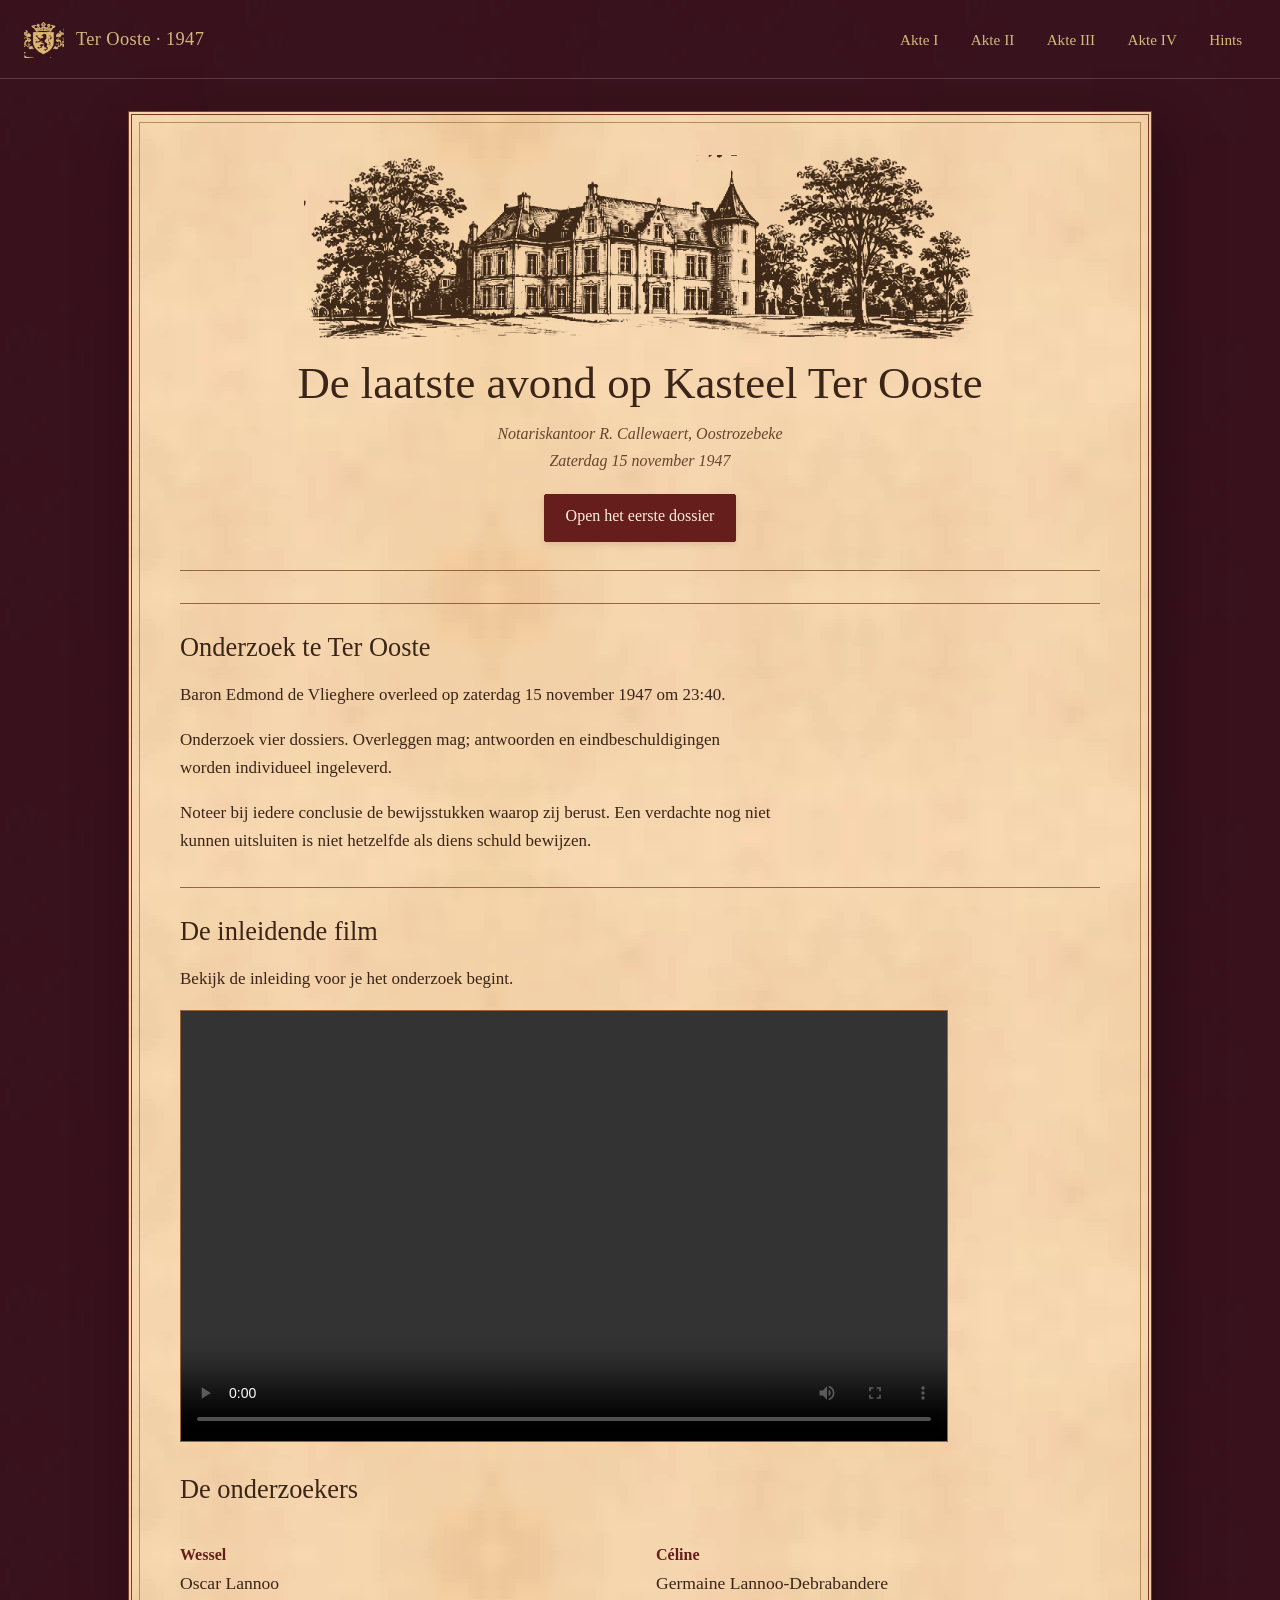
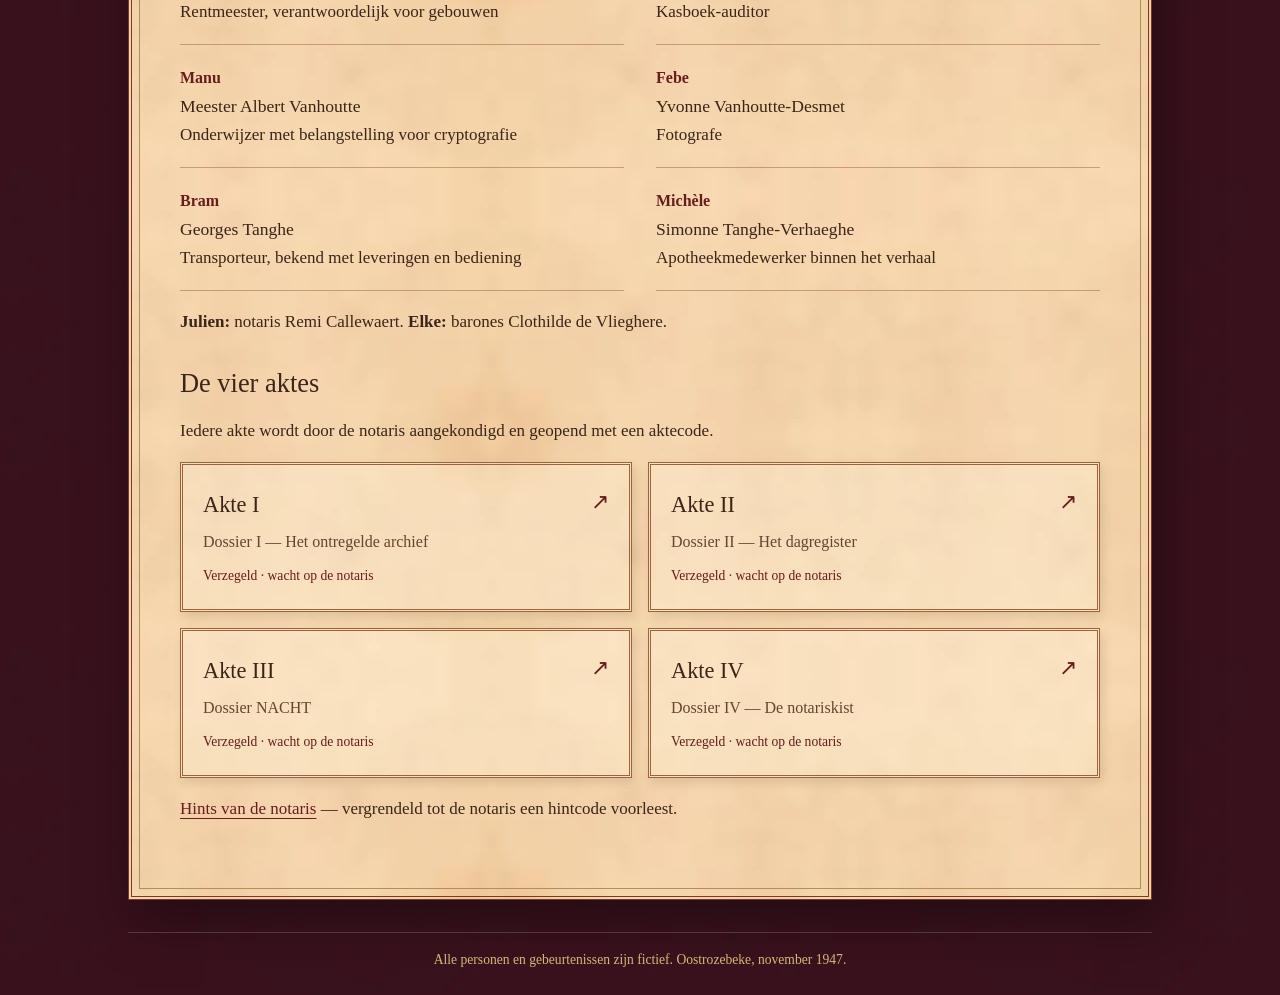
<file: index.html>
<!DOCTYPE html>
<html lang="nl-BE">
<!--
THESIS: A parchment investigation desk, not a typewriter admin dashboard.
OWN-WORLD: Bordeaux cloth, antique gold, warm paper, original castle and wax artwork, readable serif controls.
STORY: Enter the first dossier, read the rules, and investigate without exposing sealed evidence.
FIRST VIEWPORT: Castle on framed parchment, clear title and actions, gold dossier navigation.
FORM: User-pinned invitation world adapted to reading and operating; six archive positions stay physically horizontal on every screen.
-->
<head>
  <meta charset="utf-8">
  <meta name="viewport" content="width=device-width, initial-scale=1, viewport-fit=cover">
  <meta name="theme-color" content="#360f19">
  <meta name="robots" content="noindex,nofollow">
  <title>De laatste avond op Kasteel Ter Ooste — Onderzoek te Ter Ooste</title>
  <link rel="stylesheet" href="assets/style.css">
  <link rel="stylesheet" href="assets/experience.css">
  <link rel="icon" type="image/svg+xml" href="assets/favicon.svg">
</head>
<body>
  <a class="springlink" href="#inhoud">Ga naar de inhoud</a>
  <header class="site-kop">
    <div class="binnen">
      <a class="merk" href="index.html">Ter Ooste · 1947</a>
      <nav aria-label="Dossiers">
        <ul>
          <li><a href="akte-1/index.html">Akte I</a></li>
          <li><a href="akte-2/index.html">Akte II</a></li>
          <li><a href="akte-3/index.html">Akte III</a></li>
          <li><a href="akte-4/index.html">Akte IV</a></li>
          <li><a href="hints/index.html">Hints</a></li>
        </ul>
      </nav>
    </div>
  </header>

  <main id="inhoud">
    <header class="pagina-kop pagina-kop-start">
      <img class="kasteel" src="menu/castle.webp" alt="" width="900" height="250">
      <h1>De laatste avond op Kasteel Ter Ooste</h1>
      <p class="kopregel">Notariskantoor R. Callewaert, Oostrozebeke<br>Zaterdag 15 november 1947</p>
      <div class="start-acties">
        <a class="knop" href="akte-1/index.html">Open het eerste dossier</a>
      </div>
    </header>

    <section class="vel" aria-labelledby="s0">
      <h2 id="s0">Onderzoek te Ter Ooste</h2>
      <p>Baron Edmond de Vlieghere overleed op zaterdag 15 november 1947 om 23:40.</p>
      <p>Onderzoek vier dossiers. Overleggen mag; antwoorden en eindbeschuldigingen worden individueel ingeleverd.</p>
      <p>Noteer bij iedere conclusie de bewijsstukken waarop zij berust. Een verdachte nog niet kunnen uitsluiten is niet hetzelfde als diens schuld bewijzen.</p>
    </section>

    <section class="vel" aria-labelledby="inleiding-film">
      <h2 id="inleiding-film">De inleidende film</h2>
      <p>Bekijk de inleiding voor je het onderzoek begint.</p>
      <video class="inleiding-film" controls preload="metadata" playsinline aria-labelledby="inleiding-film" width="1920" height="1080">
        <source src="video/inleiding-ter-ooste.mp4" type="video/mp4">
        Je browser ondersteunt geen video. <a href="video/inleiding-ter-ooste.mp4">Download de inleidende film</a>.
      </video>
    </section>

    <section aria-labelledby="rollen">
      <h2 id="rollen">De onderzoekers</h2>
      <ul class="rollen">
        <li><span class="speler">Wessel</span><br><span class="rol">Oscar Lannoo</span><br>Rentmeester, verantwoordelijk voor gebouwen</li>
        <li><span class="speler">Céline</span><br><span class="rol">Germaine Lannoo-Debrabandere</span><br>Kasboek-auditor</li>
        <li><span class="speler">Manu</span><br><span class="rol">Meester Albert Vanhoutte</span><br>Onderwijzer met belangstelling voor cryptografie</li>
        <li><span class="speler">Febe</span><br><span class="rol">Yvonne Vanhoutte-Desmet</span><br>Fotografe</li>
        <li><span class="speler">Bram</span><br><span class="rol">Georges Tanghe</span><br>Transporteur, bekend met leveringen en bediening</li>
        <li><span class="speler">Michèle</span><br><span class="rol">Simonne Tanghe-Verhaeghe</span><br>Apotheekmedewerker binnen het verhaal</li>
      </ul>
      <p><strong>Julien:</strong> notaris Remi Callewaert. <strong>Elke:</strong> barones Clothilde de Vlieghere.</p>
    </section>

    <section aria-labelledby="aktes">
      <h2 id="aktes">De vier aktes</h2>
      <p>Iedere akte wordt door de notaris aangekondigd en geopend met een aktecode.</p>
      <ul class="akte-lijst">
        <li><a href="akte-1/index.html">Akte I<small>Dossier I — Het ontregelde archief</small><span class="status" data-status="1"></span></a></li>
        <li><a href="akte-2/index.html">Akte II<small>Dossier II — Het dagregister</small><span class="status" data-status="2"></span></a></li>
        <li><a href="akte-3/index.html">Akte III<small>Dossier NACHT</small><span class="status" data-status="3"></span></a></li>
        <li><a href="akte-4/index.html">Akte IV<small>Dossier IV — De notariskist</small><span class="status" data-status="4"></span></a></li>
      </ul>
      <p><a href="hints/index.html">Hints van de notaris</a> — vergrendeld tot de notaris een hintcode voorleest.</p>
    </section>
  </main>

  <footer class="site-voet">Alle personen en gebeurtenissen zijn fictief. Oostrozebeke, november 1947.</footer>

  <script src="config.js"></script>
  <script src="assets/app.js"></script>
  <script>
    document.querySelectorAll(".status").forEach(function (el) {
      el.textContent = TerOoste.opslag.is("akte" + el.dataset.status) ? "Vrijgegeven" : "Verzegeld";
    });
  </script>
</body>
</html>
</file>
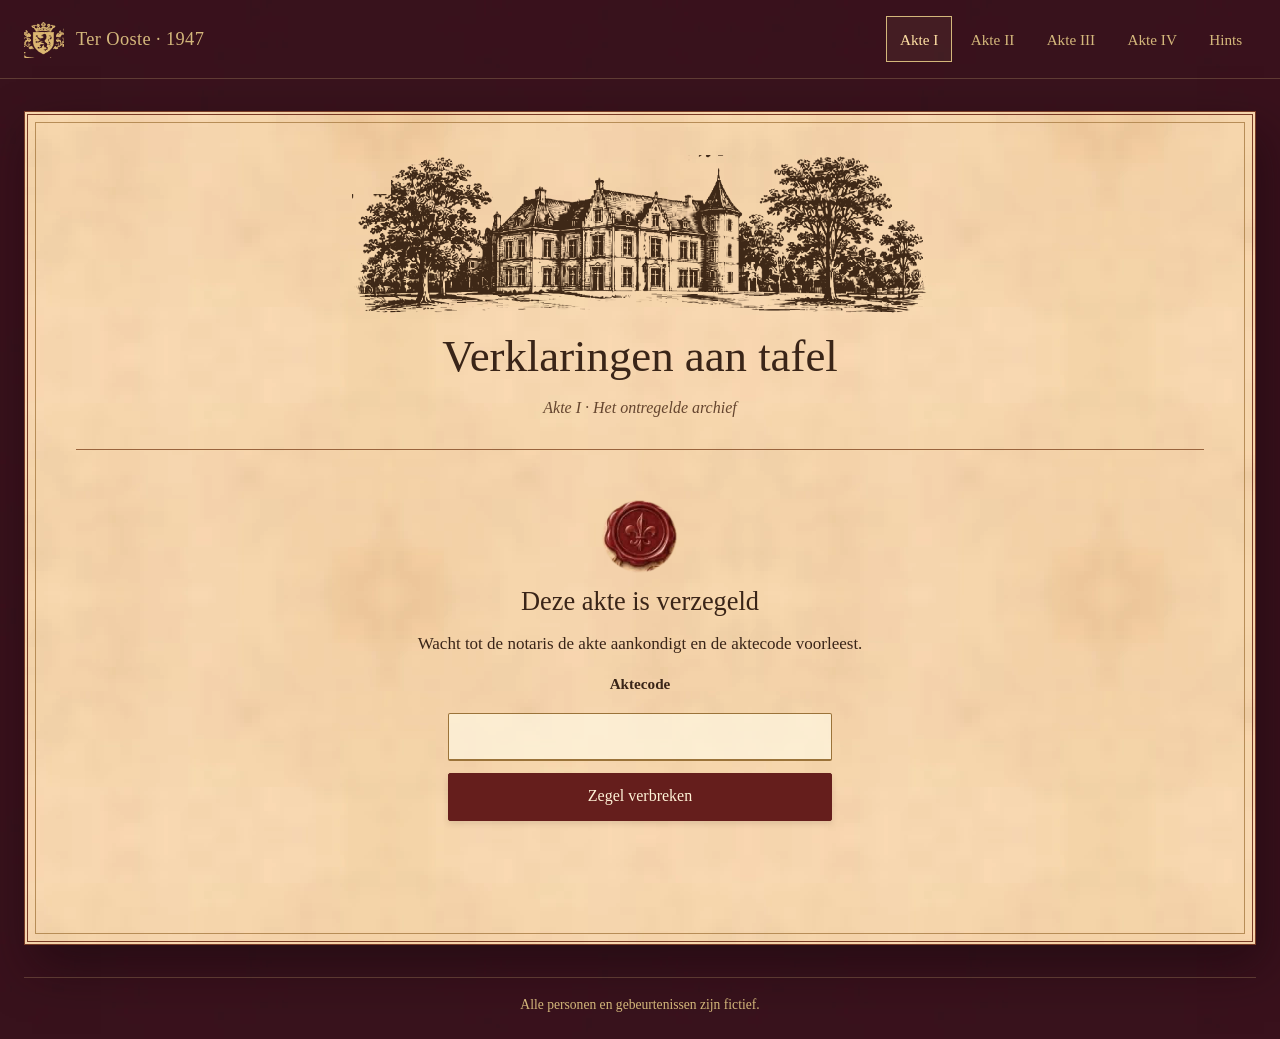
<file: akte-1/index.html>
<!DOCTYPE html>
<html lang="nl-BE">
<head>
  <meta charset="utf-8">
  <meta name="viewport" content="width=device-width, initial-scale=1, viewport-fit=cover">
  <meta name="theme-color" content="#360f19">
  <meta name="robots" content="noindex,nofollow">
  <title>Akte I — Het ontregelde archief · Ter Ooste 1947</title>
  <link rel="stylesheet" href="../assets/style.css">
  <link rel="stylesheet" href="../assets/experience.css">
  <link rel="icon" type="image/svg+xml" href="../assets/favicon.svg">
</head>
<body class="archief-pagina">
  <a class="springlink" href="#inhoud">Ga naar de inhoud</a>
  <header class="site-kop">
    <div class="binnen">
      <a class="merk" href="../index.html">Ter Ooste · 1947</a>
      <nav aria-label="Dossiers">
        <ul>
          <li><a href="../akte-1/index.html">Akte I</a></li>
          <li><a href="../akte-2/index.html">Akte II</a></li>
          <li><a href="../akte-3/index.html">Akte III</a></li>
          <li><a href="../akte-4/index.html">Akte IV</a></li>
          <li><a href="../hints/index.html">Hints</a></li>
        </ul>
      </nav>
    </div>
  </header>

  <main id="inhoud">
    <header class="pagina-kop">
      <img class="kasteel" src="../menu/castle.webp" alt="" width="900" height="250">
      <h1>Verklaringen aan tafel</h1>
      <p class="kopregel">Akte I · Het ontregelde archief</p>
    </header>

    <section id="poort" class="poort vel" aria-labelledby="poort-kop">
      <div class="zegel" aria-hidden="true">R.C.<small>notaris</small></div>
      <h2 id="poort-kop">Deze akte is verzegeld</h2>
      <p>Wacht tot de notaris de akte aankondigt en de aktecode voorleest.</p>
      <form>
        <label for="aktecode">Aktecode</label>
        <input id="aktecode" class="code" type="text" autocomplete="off" autocapitalize="characters" spellcheck="false" required>
        <button type="submit">Zegel verbreken</button>
        <p class="melding" role="status" aria-live="polite"></p>
      </form>
    </section>

    <div id="akte-inhoud" class="verborgen">

      <details class="vel leesversie" aria-labelledby="lees-kop">
        <summary id="lees-kop">Lees de introductie<small>Het verhaal en de opdracht van deze akte</small></summary>
        <p>Kasteel Ter Ooste bestaat in dit verhaal uit meer kamers dan er vanavond werkelijk nodig zijn. Denk aan een statige hal, een bibliotheek met donkere boekenkasten en een eetkamer waar het zilver zorgvuldig op tafel is gezet. Buiten ligt Oostrozebeke onder een vochtige novemberhemel. Binnen heeft de baron gasten ontvangen voor een avond die beleefd had moeten eindigen.</p>
        <p>De oorlog is nog maar enkele jaren voorbij. Mensen praten opnieuw over handel, gronden en de toekomst, maar niet iedereen spreekt even gemakkelijk over wat daarvóór gebeurde. De baron heeft zijn bezittingen bijeen weten te houden. Sommigen noemen dat verstandig bestuur; anderen vinden dat er vragen onbeantwoord zijn gebleven.</p>
        <p>Er zijn zes verdachten. Gaston maakt zich zorgen over geld en de erfenis. Tuinman Cyriel is een vroegere verzetsstrijder. Achiel houdt zich vooral met de wijnkelder bezig; Victor verzorgt de drankbediening. Pastoor Deman kent de familie al jaren. Huishoudster en kokkin Marie werkt al achtentwintig jaar op het kasteel.</p>
        <p>De baron drinkt om 23:08 uit zijn piconglas en neemt het om 23:15 mee naar de bibliotheek. Om 23:40 wordt hij daar dood aangetroffen. Waar en wanneer zijn drank werd gemanipuleerd, moet nog blijken.</p>
        <p>De notaris bewaart twee stukken die de baron hem de voorbije weken toevertrouwde: een nota over een recente wijziging van zijn testament en een anonieme brief die hem verontrustte. Ze zeggen niets over de doodsoorzaak, maar wel over wie bij zijn dood iets te winnen of te vrezen had — en waarom er vanavond zo uitzonderlijk op zijn drank werd toegezien.</p>
        <p><strong>Puzzelintro:</strong> herstel met de zes raadselkaarten en ordeningsregels de archiefrij. Gebruik foliocijfers op de aangewezen posities als toegangscode voor de verzegelde notarisstukken.</p>
      </details>

      <section class="vel" aria-labelledby="d1-kop">
        <h2 id="d1-kop">Dossier I — Het ontregelde archief</h2>
        <p>De notaris bewaart onderzoeksstukken onder een code die wordt afgeleid van zes archiefmappen. De mappen liggen door elkaar; hun oorspronkelijke volgorde is wel vastgelegd in zes bewaarde aanwijzingen.</p>
        <p>Elke map draagt een raadselomschrijving en een foliocijfer.</p>
        <ol>
          <li>Bepaal welk symbool iedere map beschrijft.</li>
          <li>Plaats de zes mappen in hun enige mogelijke volgorde, van positie 1 tot en met 6.</li>
          <li>Gebruik de extractiekaart om de viercijferige toegangscode te vinden.</li>
        </ol>
        <p>Noteer individueel:</p>
        <ul>
          <li>de zes symbolen in volgorde;</li>
          <li>de toegangscode;</li>
          <li>één redenering waarmee je een andere volgorde uitsluit.</li>
        </ul>
        <p>Daarna openen jullie gezamenlijk de verzegelde stukken van de notaris met de code op de pagina.</p>
        <p><strong>Bewaar de gevonden code. Een deel ervan wordt later opnieuw gebruikt.</strong></p>
        <p>De posities en foliocijfers zijn uitsluitend archiefgegevens. Ze verwijzen niet naar verdachten, kamers of alibi’s.</p>
      </section>

      <section aria-labelledby="p1a-kop">
        <h2 id="p1a-kop">P1-A — Zes losse mapkaarten</h2>
        <p id="mapkaarten-uitleg">Leg de zes mapkaarten van links naar rechts: positie 1 tot en met 6. Pak een kaart vast buiten het keuzevak en de knoppen, en sleep naar links of rechts. De kaart volgt je muis of vinger; de gemarkeerde plek toont waar ze zal landen. Aan de rand schuift de rij vanzelf mee. Je kunt ook de knoppen “Links” en “Rechts” gebruiken; de zes positieknoppen brengen je direct naar een kaart. Je kunt ook op papier of in je hoofd ordenen. A–F zijn alleen documentidentificaties.</p>
        <div class="archief-richting" aria-hidden="true"><span>Positie 1 · begin</span><span>→ Positie 6 · einde</span></div>
        <ol class="archief-overzicht" id="archief-overzicht" aria-label="Ga naar een positie in de archiefrij"></ol>
        <p class="archief-bekeken" id="archief-bekeken" aria-live="polite"></p>
        <ol class="mapkaarten" id="mapkaarten" aria-describedby="mapkaarten-uitleg" aria-label="Archiefmappen in huidige volgorde">
          <li class="mapkaart" draggable="true" data-kaart="A">
            <div class="positie" aria-hidden="true">1</div>
            <div>
              <div class="kop"><span class="naam">Mapkaart A</span><span class="folio">Foliocijfer: 8</span></div>
              <p class="raadsel">Ik heb een tong, maar voer geen gesprek.<br>Door mijn klank roep ik mensen bijeen.</p>
              <div class="symbool"><label for="sym-A">Mijn symbool:</label><select id="sym-A"><option value="">__________</option></select></div>
            </div>
            <div class="knoppen">
              <button type="button" class="stil" data-omhoog aria-label="Mapkaart A omhoog">▲</button>
              <button type="button" class="stil" data-omlaag aria-label="Mapkaart A omlaag">▼</button>
            </div>
          </li>
          <li class="mapkaart" draggable="true" data-kaart="B">
            <div class="positie" aria-hidden="true">2</div>
            <div>
              <div class="kop"><span class="naam">Mapkaart B</span><span class="folio">Foliocijfer: 1</span></div>
              <p class="raadsel">Ik rust op het hoofd van een vorst.<br>Mijn punten zijn geen tanden.</p>
              <div class="symbool"><label for="sym-B">Mijn symbool:</label><select id="sym-B"><option value="">__________</option></select></div>
            </div>
            <div class="knoppen">
              <button type="button" class="stil" data-omhoog aria-label="Mapkaart B omhoog">▲</button>
              <button type="button" class="stil" data-omlaag aria-label="Mapkaart B omlaag">▼</button>
            </div>
          </li>
          <li class="mapkaart" draggable="true" data-kaart="C">
            <div class="positie" aria-hidden="true">3</div>
            <div>
              <div class="kop"><span class="naam">Mapkaart C</span><span class="folio">Foliocijfer: 9</span></div>
              <p class="raadsel">Achter glas draag ik licht door de nacht.<br>Wie mij vasthoudt, ziet waar hij loopt.</p>
              <div class="symbool"><label for="sym-C">Mijn symbool:</label><select id="sym-C"><option value="">__________</option></select></div>
            </div>
            <div class="knoppen">
              <button type="button" class="stil" data-omhoog aria-label="Mapkaart C omhoog">▲</button>
              <button type="button" class="stil" data-omlaag aria-label="Mapkaart C omlaag">▼</button>
            </div>
          </li>
          <li class="mapkaart" draggable="true" data-kaart="D">
            <div class="positie" aria-hidden="true">4</div>
            <div>
              <div class="kop"><span class="naam">Mapkaart D</span><span class="folio">Foliocijfer: 3</span></div>
              <p class="raadsel">Mijn baard opent geen mond, maar een slot.</p>
              <div class="symbool"><label for="sym-D">Mijn symbool:</label><select id="sym-D"><option value="">__________</option></select></div>
            </div>
            <div class="knoppen">
              <button type="button" class="stil" data-omhoog aria-label="Mapkaart D omhoog">▲</button>
              <button type="button" class="stil" data-omlaag aria-label="Mapkaart D omlaag">▼</button>
            </div>
          </li>
          <li class="mapkaart" draggable="true" data-kaart="E">
            <div class="positie" aria-hidden="true">5</div>
            <div>
              <div class="kop"><span class="naam">Mapkaart E</span><span class="folio">Foliocijfer: 6</span></div>
              <p class="raadsel">Ik ga overboord om een schip op zijn plaats te houden.</p>
              <div class="symbool"><label for="sym-E">Mijn symbool:</label><select id="sym-E"><option value="">__________</option></select></div>
            </div>
            <div class="knoppen">
              <button type="button" class="stil" data-omhoog aria-label="Mapkaart E omhoog">▲</button>
              <button type="button" class="stil" data-omlaag aria-label="Mapkaart E omlaag">▼</button>
            </div>
          </li>
          <li class="mapkaart" draggable="true" data-kaart="F">
            <div class="positie" aria-hidden="true">6</div>
            <div>
              <div class="kop"><span class="naam">Mapkaart F</span><span class="folio">Foliocijfer: 4</span></div>
              <p class="raadsel">Ik ben een bloem met doornen aan mijn stengel.</p>
              <div class="symbool"><label for="sym-F">Mijn symbool:</label><select id="sym-F"><option value="">__________</option></select></div>
            </div>
            <div class="knoppen">
              <button type="button" class="stil" data-omhoog aria-label="Mapkaart F omhoog">▲</button>
              <button type="button" class="stil" data-omlaag aria-label="Mapkaart F omlaag">▼</button>
            </div>
          </li>
        </ol>
        <p class="archief-status" role="status" aria-live="polite" id="volgorde-status"></p>

      </section>

      <section class="vel regels" aria-labelledby="p1b-kop">
        <p class="meta">P1-B</p>
        <h2 id="p1b-kop">Herstel van de archiefrij</h2>
        <p>Leg de mappen op zes plaatsen, genummerd van links naar rechts.</p>
        <ol>
          <li>De <strong>BEL</strong> staat onmiddellijk links van de <strong>SLEUTEL</strong>.</li>
          <li>De <strong>ROOS</strong> staat onmiddellijk rechts van het <strong>ANKER</strong>.</li>
          <li>De <strong>LANTAARN</strong> staat links van de <strong>ROOS</strong>, maar niet onmiddellijk ernaast.</li>
          <li>De <strong>KROON</strong> staat rechts van de <strong>BEL</strong>.</li>
          <li>Tussen het <strong>ANKER</strong> en de <strong>SLEUTEL</strong> staan precies twee andere mappen. Deze regel zegt niet welke van beide links staat.</li>
          <li>De <strong>KROON</strong> en de <strong>LANTAARN</strong> staan niet naast elkaar.</li>
        </ol>
        <p>Iedere plaats bevat één map. Iedere map wordt eenmaal gebruikt.</p>
      </section>

      <section class="vel" id="p1c" aria-labelledby="p1c-kop">
        <p class="meta">P1-C</p>
        <h2 id="p1c-kop">De vier controlecijfers</h2>
        <p>Lees de <strong>foliocijfers</strong> van de mappen op deze posities:</p>
        <p><strong>2 → 3 → 5 → 6</strong></p>
        <p>Schrijf ze in die volgorde achter elkaar. Niet optellen.</p>
        <p><strong>Toegangscode: _ _ _ _</strong></p>
        <p>Bewaar deze code voor het einddossier.</p>
        <hr>
        <div id="p1-poort">
          <p>Voer de vier cijfers hieronder in. Bij de juiste code worden twee verzegelde stukken uit het notarisarchief geopend.</p>
          <form id="p1-form" class="rij">
            <fieldset class="cijfervakken" aria-label="Toegangscode, vier cijfers">
              <legend>Toegangscode</legend>
              <input id="p1-c1" type="text" inputmode="numeric" pattern="[0-9]" maxlength="1" autocomplete="one-time-code" aria-label="Eerste cijfer" required>
              <input id="p1-c2" type="text" inputmode="numeric" pattern="[0-9]" maxlength="1" autocomplete="off" aria-label="Tweede cijfer" required>
              <input id="p1-c3" type="text" inputmode="numeric" pattern="[0-9]" maxlength="1" autocomplete="off" aria-label="Derde cijfer" required>
              <input id="p1-c4" type="text" inputmode="numeric" pattern="[0-9]" maxlength="1" autocomplete="off" aria-label="Vierde cijfer" required>
            </fieldset>
            <button type="submit">Verzegeling verbreken</button>
            <p class="melding" role="status" aria-live="polite" style="flex-basis:100%"></p>
          </form>
          <p>Lukt het niet op je eigen toestel? Kijk mee op het gedeelde scherm of geef de code aan de notaris.</p>
        </div>
      </section>

      <section id="p1-stukken" class="tabs verborgen" aria-labelledby="stukken-kop">
        <h2 id="stukken-kop">Verzegelde stukken uit het notarisarchief</h2>
        <div role="tablist" aria-label="Notarisstukken">
          <button role="tab" id="tab-p1d" aria-controls="paneel-p1d" aria-selected="true">P1-D · Testamentsnota</button>
          <button role="tab" id="tab-p1e" aria-controls="paneel-p1e" aria-selected="false">P1-E · Anonieme brief</button>
        </div>

        <div role="tabpanel" id="paneel-p1d" aria-labelledby="tab-p1d">
          <article class="vel">
            <h3>Nota bij de wijziging van de uiterste wilsbeschikking</h3>
            <p><strong>Notariskantoor R. Callewaert, Oostrozebeke — 24 oktober 1947</strong></p>
            <p>Op verzoek van baron Edmond de Vlieghere werd heden zijn testament van 1938 gewijzigd. Samenvatting van de wijzigingen, opgesteld voor het dossier:</p>
            <ol>
              <li><strong>Gaston de Vlieghere</strong>, neef, wordt als erfgenaam geschrapt. Reden volgens de baron: "aanhoudende speelschulden en herhaalde leningen die niet werden terugbetaald". De baron wenste dit zelf aan zijn neef mee te delen "op een gepast moment".</li>
              <li>Het <strong>legaat aan de parochiekerk Sint-Amandus</strong> (toegezegd in 1945 aan pastoor Deman voor het herstel van de toren) wordt ingetrokken. De baron noemde "een meningsverschil over een preek van september".</li>
              <li>Nieuw: een <strong>dienstgratificatie</strong> voor ieder personeelslid met meer dan vijfentwintig dienstjaren op het ogenblik van overlijden. Volgens het dienstboek voldoet op dit moment één persoon aan die voorwaarde: de huishoudster, in dienst sinds 15 november 1919. Butler Achiel Verbeke telt twaalf dienstjaren; butler Victor is in 1946 aangeworven.</li>
              <li>De tuinman Cyriel Degryse komt in geen enkele beschikking voor; de baron weigerde daarover te spreken.</li>
            </ol>
            <p>De baron verzocht de inhoud geheim te houden tot na zijn dood. De barones werd niet ingelicht.</p>
          </article>
        </div>

        <div role="tabpanel" id="paneel-p1e" aria-labelledby="tab-p1e" hidden>
          <article class="vel">
            <h3>Afschrift van een anonieme brief, ontvangen 27 oktober 1947</h3>
            <p><em>(Geschreven in blokletters, zonder afzender, per post uit Kortrijk.)</em></p>
            <blockquote class="blokletters">
              <p>WIE IN DRIEËNVEERTIG VERKOCHT WAT NIET VAN HEM WAS,<br>
              BETAALT IN ZEVENENVEERTIG.<br>
              DE DODEN VERGETEN NIET. WIJ OOK NIET.</p>
            </blockquote>
            <h3>Verklaring van de notaris</h3>
            <p>De baron toonde mij deze brief op 28 oktober en vroeg mij bij het diner van 15 november aanwezig te zijn. Op zijn verzoek werd afgesproken dat zijn drank die avond onder mijn toezicht zou worden uitgeschonken en dat de glazen een sluitband zouden krijgen — een maatregel die op het kasteel nooit eerder werd toegepast.</p>
            <p>De baron wilde niet zeggen op welke gebeurtenis uit 1943 de brief doelde. Hij zei alleen: "Er zijn mensen die denken dat de oorlog nog niet gedaan is."</p>
            <p>Het handschrift kon met niemand van het huishouden of de gasten worden vergeleken. De brief bewijst dat iemand de baron bedreigde.</p>
          </article>
        </div>
      </section>

    </div>
  </main>

  <footer class="site-voet">Alle personen en gebeurtenissen zijn fictief.</footer>

  <script src="../config.js"></script>
  <script src="../assets/app.js"></script>
  <script>
    (function () {
      var T = window.TerOoste;
      T.aktepoort(1);

      /* Symbool-keuzelijsten */
      var SYMBOLEN = ["ANKER", "BEL", "KROON", "LANTAARN", "ROOS", "SLEUTEL"];
      var JUISTE_SYMBOLEN = { A: "BEL", B: "KROON", C: "LANTAARN", D: "SLEUTEL", E: "ANKER", F: "ROOS" };
      var mapkaarten = document.getElementById("mapkaarten");
      function werkSymboolBij(sel) {
        var kaart = sel.closest(".mapkaart");
        var juist = sel.value === JUISTE_SYMBOLEN[kaart.dataset.kaart];
        var feedback = kaart.querySelector(".symbool-feedback");
        if (!feedback) {
          feedback = document.createElement("span");
          feedback.className = "symbool-feedback";
          feedback.setAttribute("role", "status");
          feedback.setAttribute("aria-live", "polite");
          kaart.querySelector(".symbool").appendChild(feedback);
        }
        feedback.textContent = juist ? "Juist." : "";
        feedback.hidden = !juist;
        kaart.classList.toggle("symbool-juist", juist);
      }
      function werkPuzzelBij() {
        var opgelost = Array.prototype.every.call(mapkaarten.querySelectorAll("select"), function (sel) {
          var kaart = sel.closest(".mapkaart");
          return sel.value === JUISTE_SYMBOLEN[kaart.dataset.kaart];
        });
        mapkaarten.classList.toggle("volledig-opgelost", opgelost);
        mapkaarten.querySelectorAll(".raadsel").forEach(function (raadsel) {
          raadsel.hidden = opgelost;
        });
      }
      document.querySelectorAll(".mapkaart select").forEach(function (sel) {
        SYMBOLEN.forEach(function (s) {
          var o = document.createElement("option"); o.value = s; o.textContent = s; sel.appendChild(o);
        });
        var bewaard = T.opslag.get("p1.sym." + sel.id);
        if (bewaard) sel.value = bewaard;
        werkSymboolBij(sel);
        sel.addEventListener("change", function () {
          T.opslag.set("p1.sym." + sel.id, sel.value);
          werkSymboolBij(sel);
          werkPuzzelBij();
        });
      });
      werkPuzzelBij();

      T.archiefRij(
        mapkaarten,
        document.getElementById("volgorde-status"),
        document.getElementById("archief-overzicht")
      );

      /* Codepoort 6431 → P1-D en P1-E */
      T.codepoort({
        formId: "p1-form",
        doelId: "p1-stukken",
        verbergId: "p1-poort",
        code: T.CFG.codeP1,
        opslag: "p1.open",
        stempel: "Ontzegeld",
        weigering: "De verzegeling blijft intact.",
        naOpen: function (animatie) {
          T.tabs(document.getElementById("p1-stukken"));
          if (animatie) document.getElementById("stukken-kop").scrollIntoView({ behavior: T.reducedMotion ? "auto" : "smooth" });
        }
      });
    })();
  </script>
</body>
</html>
</file>
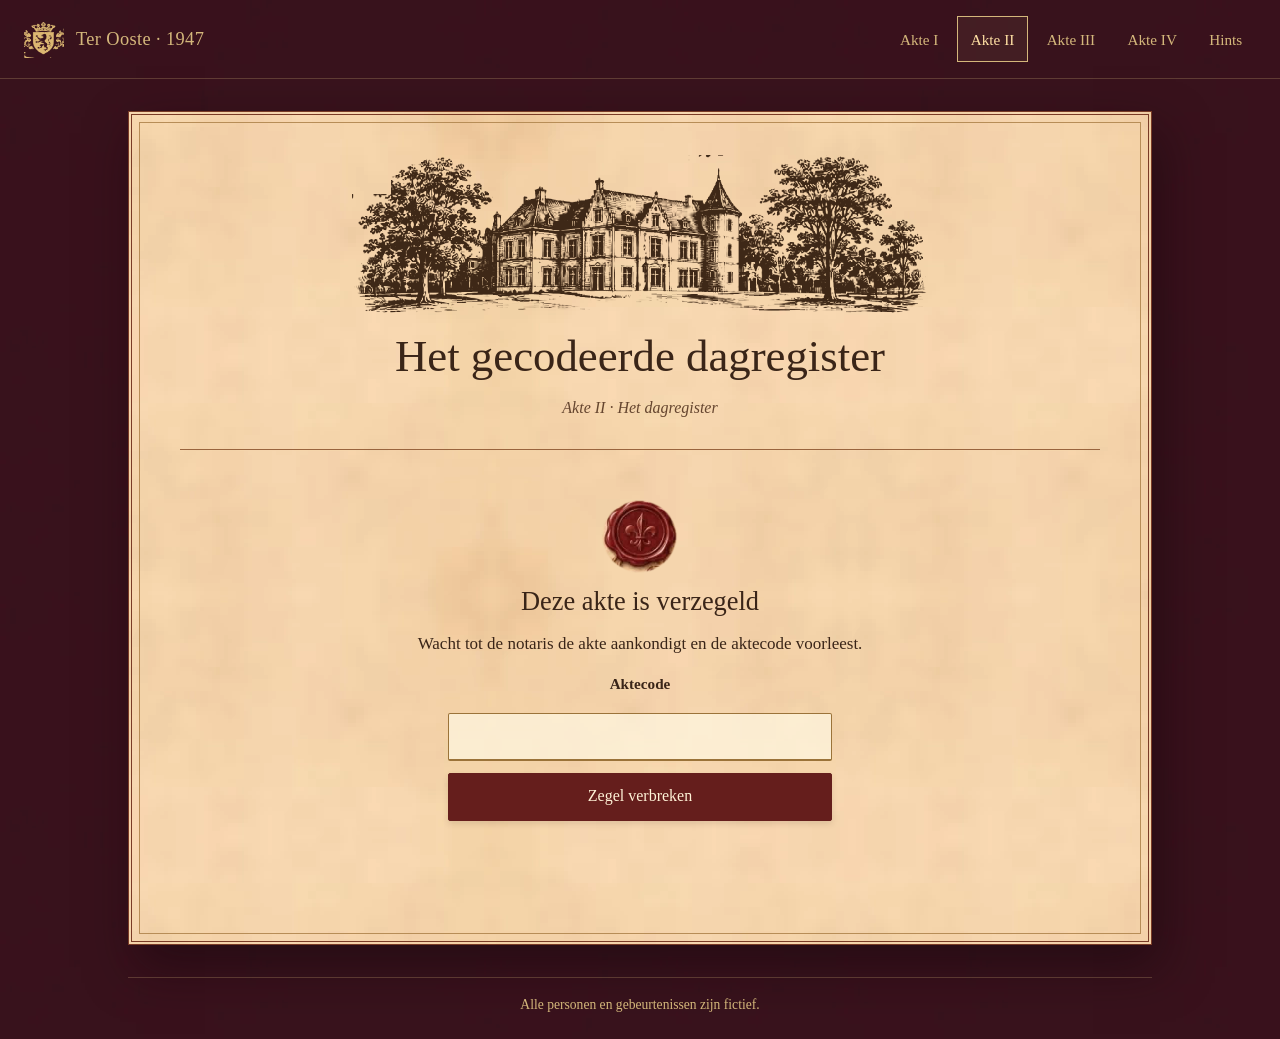
<file: akte-2/index.html>
<!DOCTYPE html>
<html lang="nl-BE">
<head>
  <meta charset="utf-8">
  <meta name="viewport" content="width=device-width, initial-scale=1, viewport-fit=cover">
  <meta name="theme-color" content="#360f19">
  <meta name="robots" content="noindex,nofollow">
  <title>Akte II — Het dagregister · Ter Ooste 1947</title>
  <link rel="stylesheet" href="../assets/style.css">
  <link rel="stylesheet" href="../assets/experience.css">
  <link rel="icon" type="image/svg+xml" href="../assets/favicon.svg">
</head>
<body>
  <a class="springlink" href="#inhoud">Ga naar de inhoud</a>
  <header class="site-kop">
    <div class="binnen">
      <a class="merk" href="../index.html">Ter Ooste · 1947</a>
      <nav aria-label="Dossiers">
        <ul>
          <li><a href="../akte-1/index.html">Akte I</a></li>
          <li><a href="../akte-2/index.html">Akte II</a></li>
          <li><a href="../akte-3/index.html">Akte III</a></li>
          <li><a href="../akte-4/index.html">Akte IV</a></li>
          <li><a href="../hints/index.html">Hints</a></li>
        </ul>
      </nav>
    </div>
  </header>

  <main id="inhoud">
    <header class="pagina-kop">
      <img class="kasteel" src="../menu/castle.webp" alt="" width="900" height="250">
      <h1>Het gecodeerde dagregister</h1>
      <p class="kopregel">Akte II · Het dagregister</p>
    </header>

    <section id="poort" class="poort vel" aria-labelledby="poort-kop">
      <div class="zegel" aria-hidden="true">R.C.<small>notaris</small></div>
      <h2 id="poort-kop">Deze akte is verzegeld</h2>
      <p>Wacht tot de notaris de akte aankondigt en de aktecode voorleest.</p>
      <form>
        <label for="aktecode">Aktecode</label>
        <input id="aktecode" class="code" type="text" autocomplete="off" autocapitalize="characters" spellcheck="false" required>
        <button type="submit">Zegel verbreken</button>
        <p class="melding" role="status" aria-live="polite"></p>
      </form>
    </section>

    <div id="akte-inhoud" class="verborgen">

      <details class="vel leesversie" aria-labelledby="lees-kop">
        <summary id="lees-kop">Lees de introductie<small>Het verhaal en de opdracht van deze akte</small></summary>
        <p>Een huishouden als dat van Kasteel Ter Ooste draait op gewoontes. Een glas verschijnt op het juiste ogenblik en een verzoek bereikt het personeel zonder dat de gasten merken hoe. Juist omdat zulke handelingen gewoon zijn, worden ze achteraf niet altijd nauwkeurig herinnerd.</p>
        <p>De eerste puzzel herstelde de volgorde van zes archiefmappen. De toegangscode gaf een testamentsnota en een dreigbrief vrij. Die stukken tonen motieven en verklaren de sluitbanden op de glazen; ze geven geen oorzaak of verdachte.</p>
        <p>Een archiefbeheerder noteerde één korte aanwijzing in een gecodeerd dagregister. Ontcijfer de regel en vul het resultaat in om het krantenknipsel vrij te geven.</p>
        <p>De sleutel is niet in een onbekende kamer verstopt. Het raadsel beschrijft één gewoon voorwerp in deze living. Niemand hoeft meubels te verplaatsen of laden te openen. Wie het doorheeft, staat op en neemt het; zodra het briefje gevonden is, leest iemand de sleutel hardop voor en blijft het briefje open op tafel liggen.</p>
        <p>De code-instructie legt de methode uit. Je hoeft geen specialist te zijn: werk zorgvuldig, vergelijk letters en controleer waar de sleutel opnieuw begint. Ook wie niet zelf elke letter berekent, kan de ontcijferde tekst beoordelen.</p>
        <p><strong>Puzzelintro:</strong> volg de zoekaanwijzing in de living, ontcijfer de regel met de Vigenère-uitleg en vul het resultaat in om het krantenknipsel vrij te geven.</p>
      </details>

      <section class="vel" aria-labelledby="d2-kop">
        <h2 id="d2-kop">Dossier II — Het dagregister</h2>
        <p>De archiefbeheerder versleutelde één korte aantekening.</p>
        <p>Vind de archiefsleutel met de zoekaanwijzing en ontcijfer de regel.</p>
        <p>Ontcijfer de regel en lever individueel in:</p>
        <ul>
          <li>het sleutelwoord;</li>
          <li>de ontcijferde regel.</li>
        </ul>
        <p>Vul de ontcijferde regel hieronder in. Bij het juiste antwoord wordt het krantenknipsel vrijgegeven.</p>
      </section>

      <section class="vel" aria-labelledby="p2a-kop">
        <p class="meta">P2-A — Zoekaanwijzing</p>
        <h2 id="p2a-kop">Waar de sleutel wacht</h2>
        <p>Mijn bladen brengen eten op tafel,<br>
        maar zelf proef ik geen kruimel.<br>
        Mijn naam telt twee woorden:<br>
        het eerste geldt gisteren, vandaag en morgen;<br>
        het tweede jaagt je naar de keuken.<br>
        Bij mij gaat die trek dus nooit voorbij.<br>
        Laat van het jaar van deze zaak de eeuw weg:<br>
        op die bladzijde wacht wat je zoekt.</p>
        <p>Wat je daar vindt, lees je hardop voor, zodat iedereen de sleutel heeft.</p>
        <p>Verplaats geen meubels, kruip nergens onder en open geen andere voorwerpen of vertrekken.</p>
      </section>

      <section class="vel" aria-labelledby="p2c-kop">
        <p class="meta">P2-C — Code-instructie</p>
        <h2 id="p2c-kop">Vigenère</h2>
        <p>Gebruik de letterwaarden boven ‘De regel’ in de hulptabel.</p>
        <ul>
          <li>IJ zijn twee afzonderlijke letters.</li>
          <li>Spaties, cijfers en leestekens blijven staan en verbruiken geen sleutelletter.</li>
          <li>Begin links met de eerste letter van het gevonden sleutelwoord en herhaal het onder de codeletters.</li>
          <li>Ontcijfer met <strong>codeletter min sleutelletter</strong>.</li>
          <li>Bij een negatieve uitkomst tel je 26 op.</li>
        </ul>
        <p><strong>Controlevoorbeeld</strong></p>
<pre>Code:      F   B
Sleutel:   C   D
Getallen:  5   1
Min:       2   3
Uitkomst:  3  24
Tekst:     D   Y</pre>
        <p>Wie midden in de regel begint, telt eerst de voorafgaande letters.</p>
      </section>

      <section class="vel" aria-labelledby="p2d-kop">
        <p class="meta">P2-D — Gecodeerd dagregister</p>
        <h2 id="p2d-kop">Eén aantekening</h2>
        <p><strong>Avondwaarneming — zaterdag 15 november 1947</strong></p>
<pre>OM IYEFZWTFX</pre>
      </section>

      <section class="vel" aria-labelledby="hulp-kop">
        <h2 id="hulp-kop">Hulptabel (optioneel)</h2>
        <p>Vul onder iedere codeletter de sleutelletter en ontcijferde letter in. Cijfers en leestekens hebben geen invulvak. De tabel rekent niets uit; je invoer wordt op dit toestel bewaard.</p>
        <p class="vig-legenda">Rij 1 = codeletter · rij 2 = sleutelletter (rood) · rij 3 = ontcijferde letter</p>
        <p class="vig-uitleg">Veeg horizontaal door de regel. De letters blijven naast elkaar staan.</p>
        <p class="vig-alfabet" aria-label="Letterwaarden van A is 0 tot en met Z is 25">
          <span>A=0</span><span>B=1</span><span>C=2</span><span>D=3</span><span>E=4</span><span>F=5</span><span>G=6</span>
          <span>H=7</span><span>I=8</span><span>J=9</span><span>K=10</span><span>L=11</span><span>M=12</span><span>N=13</span>
          <span>O=14</span><span>P=15</span><span>Q=16</span><span>R=17</span><span>S=18</span><span>T=19</span><span>U=20</span>
          <span>V=21</span><span>W=22</span><span>X=23</span><span>Y=24</span><span>Z=25</span>
        </p>
        <div id="vig-A" class="vig-regel" data-code="OM IYEFZWTFX">
          <h3>De regel</h3>
          <div class="vig-woorden"></div>
        </div>
        <form id="p2-antwoord-form" class="p2-antwoord">
          <label for="p2-antwoord">Ontcijferde regel</label>
          <div>
            <input id="p2-antwoord" type="text" autocomplete="off" autocapitalize="characters" spellcheck="false" required>
            <button type="submit">Controleer de regel</button>
          </div>
          <p class="melding" role="status" aria-live="polite"></p>
        </form>
        <button type="button" class="stil klein" id="vig-wis">Hulptabel leegmaken</button>
      </section>

      <section class="vel" id="p2e-knipsel" aria-labelledby="p2e-kop" hidden>
        <p class="meta">P2-E — Krantenknipsel</p>
        <h2 id="p2e-kop" tabindex="-1">De Mandelbode — 14 november 1947</h2>
        <h3>Zwart vlas en een verdwenen doek</h3>
        <p>Het parket onderzoekt hoe tijdens de bezetting wagons vlas van de Leie buiten elke rantsoenering naar Duitse spinnerijen verdwenen. Wie aan die handel verdiende, werd rijk terwijl de streek honger leed.</p>
        <p>Een verzetsman uit de streek, in het dossier enkel J.V. genoemd, verzamelde bewijzen tegen de opkopers. In 1943 werd hij na een anonieme tip door de Feldgendarmerie opgepakt. Hij stierf in Breendonk.</p>
        <p>Tussen de verdwenen goederen bevindt zich ook het schilderij <em>De Vlasoogst</em>, in 1942 weggenomen uit een Kortrijkse privéverzameling. Volgens getuigen zou het doek nog altijd in de streek hangen.</p>
        <aside class="p2-notarisnoot">
          <h3>Waarom dit telt — notitie van R. Callewaert</h3>
          <p>Wie kon bewijzen dat een fortuin uit zwart vlas kwam en dat <em>De Vlasoogst</em> gestolen was, kon die man laten vervolgen en zijn testament aanvechten. Wie zo’n geheim kende, had iets te winnen — of iets te wreken. Onthoud J.V.</p>
        </aside>
      </section>

    </div>
  </main>

  <footer class="site-voet">Alle personen en gebeurtenissen zijn fictief.</footer>

  <script src="../config.js"></script>
  <script src="../assets/app.js"></script>
  <script>
    (function () {
      var T = window.TerOoste;
      T.aktepoort(2);
      var knipsel = document.getElementById("p2e-knipsel");
      var antwoordForm = document.getElementById("p2-antwoord-form");
      var antwoordVeld = document.getElementById("p2-antwoord");
      knipsel.hidden = !T.opslag.is("p2.e.open");
      antwoordForm.addEventListener("submit", function (event) {
        event.preventDefault();
        var antwoord = antwoordVeld.value.toUpperCase().replace(/[^A-Z]/g, "");
        if (antwoord !== "DEVLASOOGST") {
          T.meld(antwoordForm.querySelector(".melding"), "Dat is niet de ontcijferde regel. Controleer je letters en probeer opnieuw.");
          antwoordVeld.focus();
          return;
        }
        T.opslag.set("p2.e.open", "1");
        knipsel.hidden = false;
        T.meld(antwoordForm.querySelector(".melding"), "Juist. Het krantenknipsel is vrijgegeven.");
        document.getElementById("p2e-kop").focus();
      });

      /* Vigenère-hulptabel: alleen invoervelden, geen berekening */
      function bouw(regel) {
        var code = regel.dataset.code;
        var houder = regel.querySelector(".vig-woorden");
        var id = regel.id;
        var n = 0;
        code.split(" ").forEach(function (woord) {
          var w = document.createElement("div");
          w.className = "vig-woord";
          woord.split("").forEach(function (letter) {
            if (!/[A-Z]/.test(letter)) {
              var vast = document.createElement("div");
              vast.className = "vig-letter vig-vast";
              var teken = document.createElement("div");
              teken.className = "c";
              teken.textContent = letter;
              teken.setAttribute("aria-hidden", "true");
              vast.appendChild(teken);
              vast.appendChild(document.createElement("span"));
              vast.appendChild(document.createElement("span"));
              w.appendChild(vast);
              return;
            }
            n += 1;
            var cel = document.createElement("div");
            cel.className = "vig-letter";
            var c = document.createElement("div"); c.className = "c"; c.textContent = letter; c.setAttribute("aria-hidden", "true");
            var k = document.createElement("input");
            k.type = "text"; k.maxLength = 1; k.className = "k"; k.autocomplete = "off";
            k.setAttribute("aria-label", "Sleutelletter onder codeletter " + letter + ", letter " + n + " van regel " + id.slice(-1));
            k.dataset.sleutel = id + ".k." + n;
            var p = document.createElement("input");
            p.type = "text"; p.maxLength = 1; p.className = "p"; p.autocomplete = "off";
            p.setAttribute("aria-label", "Ontcijferde letter onder codeletter " + letter + ", letter " + n + " van regel " + id.slice(-1));
            p.dataset.sleutel = id + ".p." + n;
            [k, p].forEach(function (inp) {
              var bewaard = T.opslag.get("p2." + inp.dataset.sleutel);
              if (bewaard) inp.value = bewaard;
              inp.addEventListener("input", function () {
                inp.value = inp.value.toUpperCase().replace(/[^A-Z]/g, "");
                T.opslag.set("p2." + inp.dataset.sleutel, inp.value);
                if (inp.value) {
                  var volgende = volgendeInput(inp);
                  if (volgende) volgende.focus();
                }
              });
            });
            cel.appendChild(c); cel.appendChild(k); cel.appendChild(p);
            w.appendChild(cel);
          });
          houder.appendChild(w);
        });
      }
      function volgendeInput(inp) {
        var regel = inp.closest(".vig-regel");
        var alle = Array.prototype.slice.call(regel.querySelectorAll("input." + inp.className));
        var i = alle.indexOf(inp);
        return alle[i + 1] || null;
      }
      document.querySelectorAll(".vig-regel").forEach(bouw);
      document.getElementById("vig-wis").addEventListener("click", function () {
        document.querySelectorAll(".vig-regel input").forEach(function (inp) {
          inp.value = "";
          T.opslag.set("p2." + inp.dataset.sleutel, "");
        });
      });
    })();
  </script>
</body>
</html>
</file>
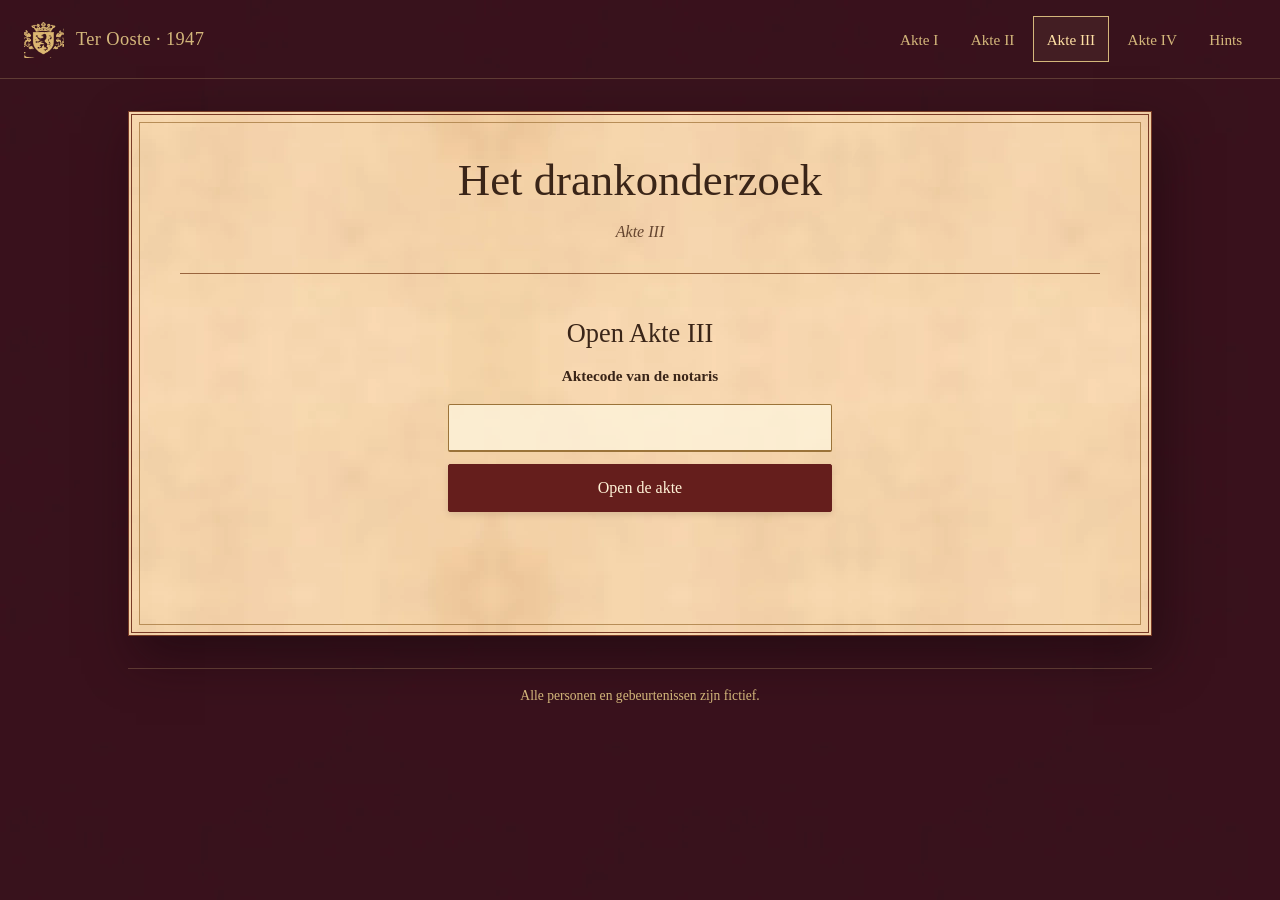
<file: akte-3/index.html>
<!DOCTYPE html>
<html lang="nl-BE">
<head>
  <meta charset="utf-8">
  <meta name="viewport" content="width=device-width, initial-scale=1, viewport-fit=cover">
  <meta name="theme-color" content="#360f19">
  <meta name="robots" content="noindex,nofollow">
  <title>Akte III — Het drankonderzoek · Ter Ooste 1947</title>
  <link rel="stylesheet" href="../assets/style.css">
  <link rel="stylesheet" href="../assets/experience.css?v=wasprofiel">
  <link rel="icon" type="image/svg+xml" href="../assets/favicon.svg">
</head>
<body>
  <a class="springlink" href="#inhoud">Ga naar de inhoud</a>
  <header class="site-kop">
    <div class="binnen">
      <a class="merk" href="../index.html">Ter Ooste · 1947</a>
      <nav aria-label="Dossiers">
        <ul>
          <li><a href="../akte-1/index.html">Akte I</a></li>
          <li><a href="../akte-2/index.html">Akte II</a></li>
          <li><a href="../akte-3/index.html">Akte III</a></li>
          <li><a href="../akte-4/index.html">Akte IV</a></li>
          <li><a href="../hints/index.html">Hints</a></li>
        </ul>
      </nav>
    </div>
  </header>

  <main id="inhoud">
    <header class="pagina-kop">
      <h1>Het drankonderzoek</h1>
      <p class="kopregel">Akte III</p>
    </header>

    <section id="poort" class="poort vel" aria-labelledby="poort-kop">
      <h2 id="poort-kop">Open Akte III</h2>
      <form>
        <label for="aktecode">Aktecode van de notaris</label>
        <input id="aktecode" class="code" type="text" autocomplete="off" autocapitalize="characters" spellcheck="false" required>
        <button type="submit">Open de akte</button>
        <p class="melding" role="status"></p>
      </form>
    </section>

    <div id="akte-inhoud" class="verborgen">
      <div id="p3-dossier">
        <p id="p3-inleiding">Het dagregister wees naar het schilderij. Nu onderzoeken we wat er die avond met de drank gebeurde.</p>
        <section class="vel p3-werkblad" id="p3-werkblad" aria-labelledby="p3-werk-kop">
          <h2 id="p3-werk-kop">1. Welk glas werd vergiftigd?</h2>
          <p>Gebruik fles en lak om de bekende delen te herkennen. Welk vergif verklaart wat daarna in een glas overblijft?</p>
          <section class="p3-onderzoeksgroep" aria-labelledby="p3-basis-kop">
            <h3 id="p3-basis-kop">Bekende basis: fles en lak</h3>
            <p>Deze stroken tonen de bekende onderdelen. De glazen die je onderzoekt staan apart hieronder.</p>
            <div class="p3-stroken" id="p3-basis"></div>
            <div class="p3-dezelfde-rij">
              <h4>Fles en lak hebben op dezelfde rij een vlek. Wat nu?</h4>
              <p>Splits eerst de <strong>vlek in het glas</strong> met de hulptabel. Schrap daarna de delen die op diezelfde rij ook in fles of lak staan, <strong>maar alleen als ze in de glasvlek zitten</strong>. Zitten beide bekende delen erin, dan schrap je beide. Zit er maar één in, dan schrap je alleen dat deel. Je telt fles en lak niet automatisch samen.</p>
            </div>
          </section>
          <section class="p3-onderzoeksgroep p3-vergiften" aria-labelledby="p3-vergiften-kop">
            <h3 id="p3-vergiften-kop">Mogelijke toevoeging: een vergif</h3>
            <p>Vergelijk de extra vlekken met deze vijf vergifstroken.</p>
            <div class="p3-stroken" id="p3-referenties"></div>
          </section>
          <section class="p3-onderzoeksgroep p3-glazen" aria-labelledby="p3-glazen-kop">
            <h3 id="p3-glazen-kop">Te onderzoeken glazen</h3>
            <p>Dit zijn de gemeten vlekken. Welk glas houdt na het schrappen van de bekende delen een vergif over?</p>
            <div class="p3-stroken" id="p3-monsters"></div>
          </section>
          <section class="p3-onderzoeksgroep" aria-labelledby="p3-combinaties-kop">
            <h3 id="p3-combinaties-kop">Hulptabel: samengestelde vlekken</h3>
            <p>Rechts staat de vlek die je ziet; links staan de twee onderdelen waaruit die bestaat.</p>
            <div id="p3-combinaties"></div>
          </section>
          <form class="p3-invoer" id="p3-strook-form">
            <div>
              <span>
                <label for="p3-monster">Vergiftigd glas</label>
                <select id="p3-monster" required>
                  <option value="">Kies een glas</option>
                  <option value="B">Glas 7</option>
                  <option value="C">Glas 2</option>
                </select>
              </span>
              <span>
                <label for="p3-vergif">Vergif</label>
                <select id="p3-vergif" required>
                  <option value="">Kies een vergif</option>
                </select>
              </span>
              <button type="submit">Controleer je antwoord</button>
            </div>
            <p class="melding" role="status"></p>
          </form>
        </section>

        <section class="p3-vrijgave" id="p3-register" aria-labelledby="p3-register-kop" hidden>
          <h2 id="p3-register-kop">Uitslag: digitalis in glas 7</h2>
          <p>Het digitalispreparaat uit de afgesloten voorraadkast zat in het glas van de baron, niet in glas 2.</p>
        </section>

        <section class="vel p3-station" id="p3-sleutels" aria-labelledby="p3-sleutels-kop" hidden>
          <h2 id="p3-sleutels-kop">2. Vergelijk de wasafdrukken</h2>
          <p>We zoeken wie toegang had tot de afgesloten voorraadkast: wie had een sleutel die op het slot paste?</p>
          <p>Vergelijk vanaf de kop. Op het slotprofiel lees je van links naar rechts; op de gespiegelde wasafdruk begin je bij de <strong>ronde kop rechts</strong> en lees je naar links. Een diepe holte hoort bij een korte tand, een ondiepe holte bij een lange.</p>
          <table class="p3-dieptekaart" aria-label="Omzetting van tandlengte naar wasdiepte">
            <tbody>
              <tr><th scope="row">Slotprofiel</th><td>1</td><td>2</td><td>3</td><td>4</td></tr>
              <tr><th scope="row">Wasdiepte</th><td>4</td><td>3</td><td>2</td><td>1</td></tr>
            </tbody>
          </table>
          <p>Bijvoorbeeld: slotprofiel <strong>3</strong> (middellang) hoort bij diepte <strong>2</strong> (matig ondiep). Profiel 1 is kort, 2 is middelkort en 4 is lang.</p>
          <figure class="p3-afdrukvoorbeeld">
            <figcaption>Voorbeeld met twee tanden</figcaption>
            <div>
              <div>
                <strong>Sleutel · kop links</strong>
                <svg viewBox="0 0 112 54" aria-hidden="true">
                  <path class="p3-metaal" d="M23 17H104V33H68V45H32V29H23Z"/>
                  <circle class="p3-metaal" cx="20" cy="23" r="14"/>
                  <circle class="p3-kopgat" cx="20" cy="23" r="5"/>
                </svg>
                <span>Profiel vanaf de kop: <b>4–1</b></span>
              </div>
              <div>
                <strong>Afdruk · kop rechts</strong>
                <svg viewBox="0 0 112 54" aria-hidden="true">
                  <rect class="p3-was" x="2" y="2" width="108" height="50" rx="5"/>
                  <path class="p3-washolte" d="M8 17H89V29H80V33H44V45H8Z"/>
                  <circle class="p3-washolte" cx="92" cy="23" r="12"/>
                  <circle class="p3-was" cx="92" cy="23" r="5"/>
                </svg>
                <span>Diepte vanaf de kop: <b>1–4</b></span>
              </div>
            </div>
          </figure>
          <p>Kies de afdrukken die bij het slotprofiel passen en koppel met het raadsel elke afdruk aan één eigenaar.</p>
          <figure class="p3-slotprofiel" id="p3-slotprofiel">
            <figcaption>Slotprofiel · 3–1–4–2–3<span class="p3-visueel-verborgen">. Van kop naar punt: middellang, kort, lang, middelkort, middellang.</span></figcaption>
          </figure>
          <p><strong>Notitie van de notaris</strong><br>
            Ik nummerde de afdrukken in de volgorde waarin de zes hun sleutel afgaven.
            Cyriel was vlak vóór Marie. Gaston stond tussen Marie en Victor in, direct naast hen allebei.
            Deman kwam meteen na Victor. Achiel was de laatste.
          </p>
          <form id="p3-sleutel-form">
            <div class="p3-sleutelblad" id="p3-sleutelblad" role="group" aria-label="Wasafdrukken"></div>
            <div class="p3-sleutelactie" id="p3-sleutelactie">
              <p id="p3-sleutelteller" aria-live="polite"></p>
              <button type="submit">Controleer afdrukken en eigenaars</button>
            </div>
            <p class="melding" role="status"></p>
          </form>
        </section>

        <section class="p3-vrijgave" id="p3-waarnemingen" aria-labelledby="p3-waarnemingen-kop" hidden>
          <h2 id="p3-waarnemingen-kop">Alibi’s en tijdlijn</h2>
          <p><strong>23:02:</strong> glas 7 was nog schoon en verzegeld. <strong>Vanaf 23:06:</strong> de barones hield het glas voortdurend in het oog en niemand raakte het aan.</p>
          <p>Vier getuigenverklaringen dekken de hele periode van 22:50 tot 23:10:</p>
          <dl class="p3-alibis">
            <div><dt>Gaston</dt><dd>In de biljartkamer bij de biljartmarker.</dd></div>
            <div><dt>Cyriel</dt><dd>In de bibliotheek bij twee leden van de leeskring.</dd></div>
            <div><dt>Achiel</dt><dd>In de wijnkelder bij de kelderknecht.</dd></div>
            <div><dt>Pastoor Deman</dt><dd>In de kapel bij de koster.</dd></div>
          </dl>
          <p><strong>Marie en Victor</strong> hadden een passende sleutel en blijven mogelijk. Toegang bewijst geen schuld. De vingerafdruk in de vervangende lak op de sluitband is nog niet vergeleken.</p>
        </section>
      </div>
    </div>
  </main>

  <footer class="site-voet">Alle personen en gebeurtenissen zijn fictief.</footer>

  <script src="../config.js"></script>
  <script src="../assets/app.js?v=stroken-layout"></script>
  <script>
    (function () {
      var T = window.TerOoste;
      document.addEventListener("akte-open", T.onderzoekP3, { once: true });
      T.aktepoort(3);
    })();
  </script>
</body>
</html>
</file>
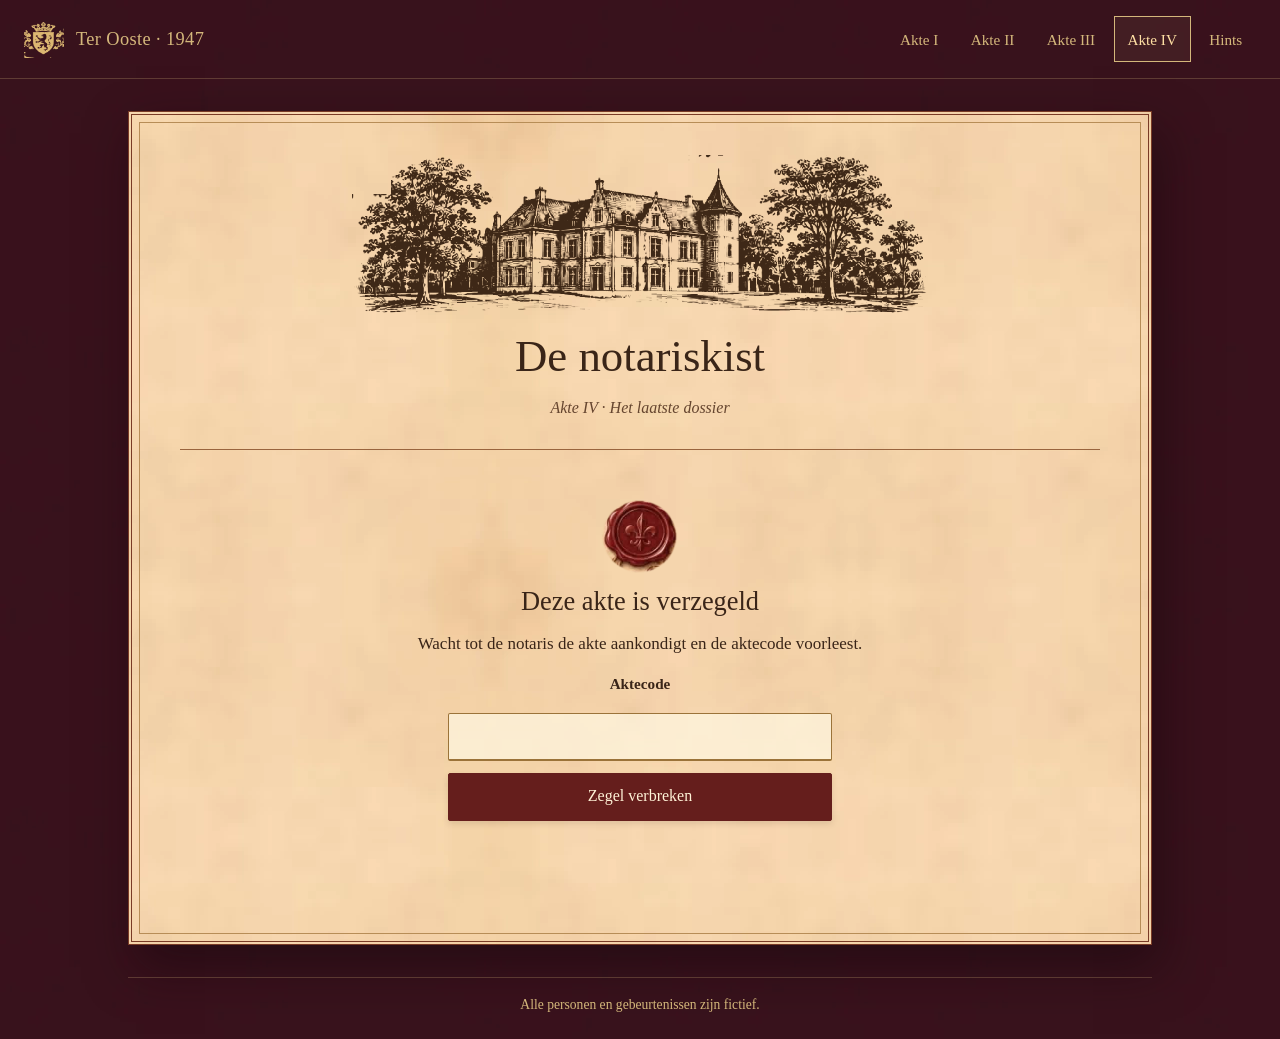
<file: akte-4/index.html>
<!DOCTYPE html>
<html lang="nl-BE">
<head>
  <meta charset="utf-8">
  <meta name="viewport" content="width=device-width, initial-scale=1, viewport-fit=cover">
  <meta name="theme-color" content="#360f19">
  <meta name="robots" content="noindex,nofollow">
  <title>Akte IV — De notariskist · Ter Ooste 1947</title>
  <link rel="stylesheet" href="../assets/style.css">
  <link rel="stylesheet" href="../assets/experience.css">
  <link rel="icon" type="image/svg+xml" href="../assets/favicon.svg">
</head>
<body>
  <a class="springlink" href="#inhoud">Ga naar de inhoud</a>
  <header class="site-kop">
    <div class="binnen">
      <a class="merk" href="../index.html">Ter Ooste · 1947</a>
      <nav aria-label="Dossiers">
        <ul>
          <li><a href="../akte-1/index.html">Akte I</a></li>
          <li><a href="../akte-2/index.html">Akte II</a></li>
          <li><a href="../akte-3/index.html">Akte III</a></li>
          <li><a href="../akte-4/index.html">Akte IV</a></li>
          <li><a href="../hints/index.html">Hints</a></li>
        </ul>
      </nav>
    </div>
  </header>

  <main id="inhoud">
    <header class="pagina-kop">
      <img class="kasteel" src="../menu/castle.webp" alt="" width="900" height="250">
      <h1>De notariskist</h1>
      <p class="kopregel">Akte IV · Het laatste dossier</p>
    </header>

    <section id="poort" class="poort vel" aria-labelledby="poort-kop">
      <div class="zegel" aria-hidden="true">R.C.<small>notaris</small></div>
      <h2 id="poort-kop">Deze akte is verzegeld</h2>
      <p>Wacht tot de notaris de akte aankondigt en de aktecode voorleest.</p>
      <form>
        <label for="aktecode">Aktecode</label>
        <input id="aktecode" class="code" type="text" autocomplete="off" autocapitalize="characters" spellcheck="false" required>
        <button type="submit">Zegel verbreken</button>
        <p class="melding" role="status" aria-live="polite"></p>
      </form>
    </section>

    <div id="akte-inhoud" class="verborgen">

      <details class="vel leesversie" aria-labelledby="lees-kop">
        <summary id="lees-kop">Lees de introductie<small>Het verhaal en de opdracht van deze akte</small></summary>
        <p>Een onderzoek wordt niet afgerond omdat één naam waarschijnlijk klinkt. Tot nu toe hebben de documenten een kring van mogelijkheden afgebakend. De laatste stukken moeten laten zien of één daarvan werkelijk bewezen kan worden.</p>
        <p>De kist bevat een aanvullende verklaring en het resultaat van een persoonsvergelijking. Lees die nauwkeurig. Een alibi moet het volledige relevante tijdvak dekken. Een afdruk is vooral betekenisvol wanneer duidelijk is op welk materiaal en bij welke handeling hij ontstond.</p>
        <p>Er liggen ook oudere stukken in de kist. Die gaan over een geheim uit de oorlog en over de vraag wanneer iemand dat geheim ontdekte. Een motief wordt niet alleen bepaald door wat er vroeger gebeurde, maar ook door wie ervan wist en welke persoonlijke band er bestond.</p>
        <p>De rode haringen blijven deel van de avond. Gaston had schulden en hoorde slecht nieuws over zijn erfenis. Cyriel had ruzie met de baron. Achiel was uit het zicht van de gasten. Pastoor Deman wist van een legaat. Victor had toegang tot de bediening. Vraag bij ieder van hen wat de betrouwbare stukken daadwerkelijk aantonen.</p>
        <p>De combinatie wordt uitsluitend afgeleid uit eerder onderzochte gegevens. Er is geen nieuwe verborgen sleutel. Vergelijk jullie cijfers en vraag de notaris om een hint als het slot blijft weigeren.</p>
        <p><strong>Puzzelintro:</strong> bepaal de vier cijfers volgens het slotbriefje. Open de kluis op het scherm en lees de inhoud samen. Onderbouw vervolgens je individuele beschuldiging met minstens twee bewijsgronden buiten de bekentenis.</p>
      </details>

      <section class="vel" aria-labelledby="d4-kop">
        <h2 id="d4-kop">Dossier IV — De notariskist</h2>
        <p>De notaris sloot het laatste dossier af in zijn kist met een viercijferig slot. De cijfers komen uit reeds onderzochte stukken.</p>
        <p>Bepaal de code eerst individueel. Vergelijk daarna jullie antwoorden en draai samen de wielen van de kluis op het scherm.</p>
        <p>Het openen van het slot is niet de eindoplossing.</p>
        <p>Lever na bestudering van de inhoud individueel in:</p>
        <ol>
          <li>De dader.</li>
          <li>Het moordmiddel en de drank waarin het terechtkwam.</li>
          <li>Het manipulatievenster en tijdstip van overlijden.</li>
          <li>Het motief: wat gebeurde in 1943 en wat veranderde in oktober 1947?</li>
          <li>Minstens twee bewijsgronden buiten een bekentenis.</li>
          <li>Waarom Victor en de vier andere verdachten afvallen.</li>
        </ol>
      </section>

      <section class="vel" aria-labelledby="p4a-kop">
        <p class="meta">P4-A — Slotbriefje op de kist</p>
        <h2 id="p4a-kop">Controlecode van de notaris</h2>
        <p>Lees van links naar rechts. Iedere regel levert precies één cijfer.</p>
        <ol>
          <li>Het <strong>eerste cijfer van de toegangscode uit dossier I</strong>.</li>
          <li>Het <strong>tweede cijfer van diezelfde toegangscode</strong>.</li>
          <li>Het <strong>eenhedencijfer van de minuut</strong> van de controle waarmee het manipulatievenster begint. Bij 21:14 zou dit cijfer bijvoorbeeld 4 zijn.</li>
          <li>Het <strong>inventarisnummer van het piconglas van de baron</strong>.</li>
        </ol>
        <p>Er is geen onbekende extra sleutel.</p>
        <p>Opent het slot niet, dan klopt minstens één cijfer niet. Vraag desnoods de notaris om een hint.</p>
      </section>

      <section id="kluis-sectie" aria-labelledby="kluis-kop">
        <h2 id="kluis-kop">De notariskist</h2>
        <div class="kluis" id="kluis">
          <div class="deksel-ruimte" aria-hidden="true"><div class="deksel"><div class="plaat">NOTARIS R. CALLEWAERT</div></div></div>
          <div>
            <div class="slotplaat">
              <div class="wielen" role="group" aria-label="Vier draaiwielen van het slot">
                <div class="wiel" data-index="0">
                  <button type="button" class="omhoog" aria-label="Eerste cijfer verhogen">▲</button>
                  <div class="cijfer" role="spinbutton" tabindex="0" aria-label="Eerste cijfer" aria-valuemin="0" aria-valuemax="9" aria-valuenow="0">0</div>
                  <button type="button" class="omlaag" aria-label="Eerste cijfer verlagen">▼</button>
                  <span class="label" aria-hidden="true">I</span>
                </div>
                <div class="wiel" data-index="1">
                  <button type="button" class="omhoog" aria-label="Tweede cijfer verhogen">▲</button>
                  <div class="cijfer" role="spinbutton" tabindex="0" aria-label="Tweede cijfer" aria-valuemin="0" aria-valuemax="9" aria-valuenow="0">0</div>
                  <button type="button" class="omlaag" aria-label="Tweede cijfer verlagen">▼</button>
                  <span class="label" aria-hidden="true">II</span>
                </div>
                <div class="wiel" data-index="2">
                  <button type="button" class="omhoog" aria-label="Derde cijfer verhogen">▲</button>
                  <div class="cijfer" role="spinbutton" tabindex="0" aria-label="Derde cijfer" aria-valuemin="0" aria-valuemax="9" aria-valuenow="0">0</div>
                  <button type="button" class="omlaag" aria-label="Derde cijfer verlagen">▼</button>
                  <span class="label" aria-hidden="true">III</span>
                </div>
                <div class="wiel" data-index="3">
                  <button type="button" class="omhoog" aria-label="Vierde cijfer verhogen">▲</button>
                  <div class="cijfer" role="spinbutton" tabindex="0" aria-label="Vierde cijfer" aria-valuemin="0" aria-valuemax="9" aria-valuenow="0">0</div>
                  <button type="button" class="omlaag" aria-label="Vierde cijfer verlagen">▼</button>
                  <span class="label" aria-hidden="true">IV</span>
                </div>
              </div>
              <div class="acties">
                <button type="button" id="beproef">Slot beproeven</button>
                <label class="klein"><input type="checkbox" id="geluid-aan" checked> Geluid</label>
              </div>
              <p class="melding" id="kluis-melding" role="status" aria-live="polite"></p>
            </div>
          </div>
          <div class="stempel-houder" aria-hidden="true"></div>
        </div>
        <p class="slot-uitleg" id="wiel-uitleg">Tik op de pijlen om de cijfers te draaien. Met een toetsenbord kun je de pijltjestoetsen gebruiken of rechtstreeks de vier cijfers typen. Kies daarna “Slot beproeven”.</p>
      </section>

      <section class="tabs verborgen" id="p4-tabs" aria-labelledby="inhoud-kop">
        <h2 id="inhoud-kop">Inhoud van de kist</h2>
        <div role="tablist" aria-label="Stukken uit de kist">
          <button role="tab" id="tab-b" aria-controls="paneel-b" aria-selected="true">P4-B · Brief 1943</button>
          <button role="tab" id="tab-c" aria-controls="paneel-c" aria-selected="false">P4-C · Register</button>
          <button role="tab" id="tab-d" aria-controls="paneel-d" aria-selected="false">P4-D · Victors alibi</button>
          <button role="tab" id="tab-e" aria-controls="paneel-e" aria-selected="false">P4-E · Sluitband</button>
          <button role="tab" id="tab-f" aria-controls="paneel-f" aria-selected="false">P4-F · Verklaring</button>
          <button type="button" class="stil klein" data-toon-alles>Toon alles</button>
        </div>

        <div role="tabpanel" id="paneel-b" aria-labelledby="tab-b">
          <article class="vel getypt">
            <p class="meta">P4-B — Brief uit 1943</p>
            <p><strong>Kasteel Ter Ooste, 24 april 1943</strong></p>
            <p>Waarde Declerck,</p>
            <p>Jozef Vandenbussche weet te veel over onze zwarte vlastransporten. Hij heeft bovendien ontdekt dat <em>De Vlasoogst</em> niet rechtmatig in mijn bezit is.</p>
            <p>Ik heb zijn naam aan de Feldgendarmerie gegeven en hem als koerier van het verzet aangewezen. Wanneer hij wordt weggehaald, kan hij over de transporten en het schilderij niet langer tegen ons spreken.</p>
            <p>Vernietig de transportaantekeningen. Over mijn melding zwijgt ge.</p>
            <p><strong>Edmond de Vlieghere</strong></p>
            <hr>
            <p><strong>Onderzoeksaantekening, 17 november 1947</strong></p>
            <p>Het origineel is aangetroffen tussen de persoonlijke papieren van Marie Vandenbussche.</p>
            <p>Schrift en ondertekening zijn met onafhankelijke stukken van Edmond vergeleken en authentiek bevonden.</p>
            <p>Dit is een afschrift van fictieve correspondentie binnen het spel.</p>
          </article>
        </div>

        <div role="tabpanel" id="paneel-c" aria-labelledby="tab-c" hidden>
          <article class="vel">
            <p class="meta">P4-C — Familie, dienstverband en ontdekking</p>
            <h3>Samengevoegd registeruittreksel</h3>
            <p><strong>Marie Vandenbussche</strong></p>
            <ul>
              <li>Huishoudster en kokkin sinds <strong>15 november 1919</strong>.</li>
              <li>Op de avond van de moord: <strong>28 jaar in dienst</strong>.</li>
              <li>Zus van <strong>Jozef Vandenbussche</strong>, bevestigd door het familieregister.</li>
            </ul>
            <p><strong>Jozef Vandenbussche</strong></p>
            <ul>
              <li>Aangehouden na een melding aan de Feldgendarmerie in april 1943.</li>
              <li>Overleden in <strong>Breendonk</strong> in 1943.</li>
            </ul>
            <p><strong>Verklaring van de barones</strong></p>
            <p>Op <strong>9 oktober 1947</strong> zag ik Marie bij het ordenen van oude huishoudpapieren een brief vinden. Ik herkende Edmonds ondertekening en zag de naam Jozef Vandenbussche.</p>
            <p>Marie las de brief en hield hem bij zich. Bij het onderzoek herkende ik de brief van 24 april 1943 als datzelfde stuk.</p>
            <p><em>Elke de Vlieghere, barones</em></p>
            <p>De familie- en dienstregistratie en de verklaring zijn onafhankelijk gecontroleerd.</p>
          </article>
        </div>

        <div role="tabpanel" id="paneel-d" aria-labelledby="tab-d" hidden>
          <article class="vel">
            <p class="meta">P4-D — Victors aanvullende alibi</p>
            <h3>Verklaring van de barones</h3>
            <p>Om 23:02 verliet ik na de controle de dienstoffice en ging rechtstreeks naar de keuken.</p>
            <p>Victor was daar. Van mijn aankomst om 23:02 tot mijn vertrek om 23:06 bleef hij onafgebroken bij mij aan de keukentafel om de overige bediening te bespreken.</p>
            <p>Hij verliet de keuken niet en raakte de piconglazen in die periode niet aan.</p>
            <p>Om 23:06 ging ik rechtstreeks terug naar de dienstoffice en nam ik het dienblad onder toezicht.</p>
            <p><em>Elke de Vlieghere, barones</em></p>
            <p><strong>Onderzoeksbesluit:</strong> Victor kon de manipulatie van de picon in glas 7 niet uitvoeren binnen het vastgestelde tijdvak.</p>
          </article>
        </div>

        <div role="tabpanel" id="paneel-e" aria-labelledby="tab-e" hidden>
          <article class="vel">
            <p class="meta">P4-E — Onderzoek van de sluitband</p>
            <h3>Rapport bij piconglas 7</h3>
            <ol>
              <li>De oorspronkelijke sluitband was bij de controle om 23:02 intact.</li>
              <li>De band is daarna losgemaakt en met andere lak opnieuw vastgezet.</li>
              <li>De afdruk bevindt zich in die <strong>vervangende lak</strong>, niet op het eerder gebruikte glasoppervlak.</li>
              <li>Vergelijking met alle zes verdachten identificeert de afdruk als die van <strong>Marie Vandenbussche</strong>. De overige vijf zijn uitgesloten.</li>
              <li>De vervangende lak werd bij de herbevestiging van de losgemaakte band aangebracht. Een eerdere gewone aanraking van het schone glas verklaart deze afdruk daarom niet.</li>
            </ol>
            <p><strong>Conclusie:</strong> Marie drukte de na 23:02 losgemaakte sluitband van glas 7 opnieuw vast.</p>
            <p>Dit is een vastgesteld fictief onderzoeksfeit. Spelers hoeven geen echte vingerafdrukken te beoordelen.</p>
          </article>
        </div>

        <div role="tabpanel" id="paneel-f" aria-labelledby="tab-f" hidden>
          <article class="vel getypt">
            <p class="meta">P4-F — Verklaring van Marie</p>
            <h3>Ondertekende verklaring, 17 november 1947</h3>
            <p>Ik heb Edmonds picon vergiftigd met digitalis.</p>
            <p>Achtentwintig jaar heb ik in zijn huis gewerkt. Ik dacht dat mijn broer door de oorlog was verdwenen zonder dat iemand mij de waarheid kon vertellen.</p>
            <p>In oktober vond ik Edmonds brief. Hij had Jozef zelf aan de Feldgendarmerie verraden, om zijn zwarte vlaszaken en het gestolen schilderij te beschermen. Jozef stierf in Breendonk.</p>
            <p>Vanaf toen wist ik dat Edmond mij al die jaren de waarheid had verzwegen.</p>
            <p><strong>Marie Vandenbussche</strong></p>
            <hr>
            <p><strong>Aan de onderzoekers:</strong> behandel dit als aanvullend bewijs. Controleer of de andere stukken zelfstandig tot dezelfde conclusie leiden.</p>
          </article>
        </div>
      </section>

    </div>
  </main>

  <footer class="site-voet">Alle personen en gebeurtenissen zijn fictief.</footer>

  <script src="../config.js"></script>
  <script src="../assets/app.js"></script>
  <script>
    (function () {
      var T = window.TerOoste;
      T.aktepoort(4);

      var kluis = document.getElementById("kluis");
      var wielen = Array.prototype.slice.call(kluis.querySelectorAll(".wiel"));
      var melding = document.getElementById("kluis-melding");
      var geluidAan = document.getElementById("geluid-aan");
      var tabs = document.getElementById("p4-tabs");
      var open = false;

      function waarde(w) { return parseInt(w.querySelector(".cijfer").getAttribute("aria-valuenow"), 10) || 0; }
      function zet(w, v) {
        v = ((v % 10) + 10) % 10;
        var c = w.querySelector(".cijfer");
        c.setAttribute("aria-valuenow", String(v));
        c.textContent = String(v);
      }
      wielen.forEach(function (w, i) {
        var c = w.querySelector(".cijfer");
        c.setAttribute("aria-describedby", "wiel-uitleg");
        w.querySelector(".omhoog").addEventListener("click", function () { if (!open) zet(w, waarde(w) + 1); });
        w.querySelector(".omlaag").addEventListener("click", function () { if (!open) zet(w, waarde(w) - 1); });
        c.addEventListener("keydown", function (e) {
          if (open) return;
          if (e.key === "ArrowUp") { e.preventDefault(); zet(w, waarde(w) + 1); }
          else if (e.key === "ArrowDown") { e.preventDefault(); zet(w, waarde(w) - 1); }
          else if (e.key === "Home") { e.preventDefault(); zet(w, 0); }
          else if (e.key === "End") { e.preventDefault(); zet(w, 9); }
          else if (/^[0-9]$/.test(e.key)) {
            e.preventDefault(); zet(w, parseInt(e.key, 10));
            var volgende = wielen[i + 1];
            if (volgende) volgende.querySelector(".cijfer").focus();
          }
          else if (e.key === "Enter") { e.preventDefault(); beproef(); }
        });
      });

      function toonInhoud(animatie) {
        open = true;
        kluis.classList.add("open");
        kluis.querySelectorAll("button").forEach(function (b) { if (b.id !== "beproef") b.disabled = true; });
        document.getElementById("beproef").disabled = true;
        tabs.classList.remove("verborgen");
        T.tabs(tabs);
        if (animatie) {
          T.stempel(kluis.querySelector(".stempel-houder"), "Geopend");
          T.meld(melding, "Het slot geeft mee.", true);
          setTimeout(function () {
            document.getElementById("inhoud-kop").scrollIntoView({ behavior: T.reducedMotion ? "auto" : "smooth" });
          }, T.reducedMotion ? 0 : 900);
        }
      }

      function beproef() {
        if (open) return;
        var code = wielen.map(waarde).join("");
        if (T.gelijk(code, T.CFG.codeKluis)) {
          // Geluid pas na een gebruikersgebaar: deze klik is er een.
          if (geluidAan.checked) { try { T.kluisGeluid(); } catch (e) { /* stil */ } }
          var c = T.CFG.codeKluis.split("");
          wielen.forEach(function (w, i) { zet(w, parseInt(c[i], 10)); });
          T.opslag.zet("p4.open");
          toonInhoud(true);
        } else {
          T.schud(kluis);
          T.meld(melding, "Het mechanisme weigert.", false);
        }
      }
      document.getElementById("beproef").addEventListener("click", beproef);

      if (T.opslag.is("p4.open")) {
        T.CFG.codeKluis.split("").forEach(function (d, i) { zet(wielen[i], parseInt(d, 10)); });
        toonInhoud(false);
      }
    })();
  </script>
</body>
</html>
</file>
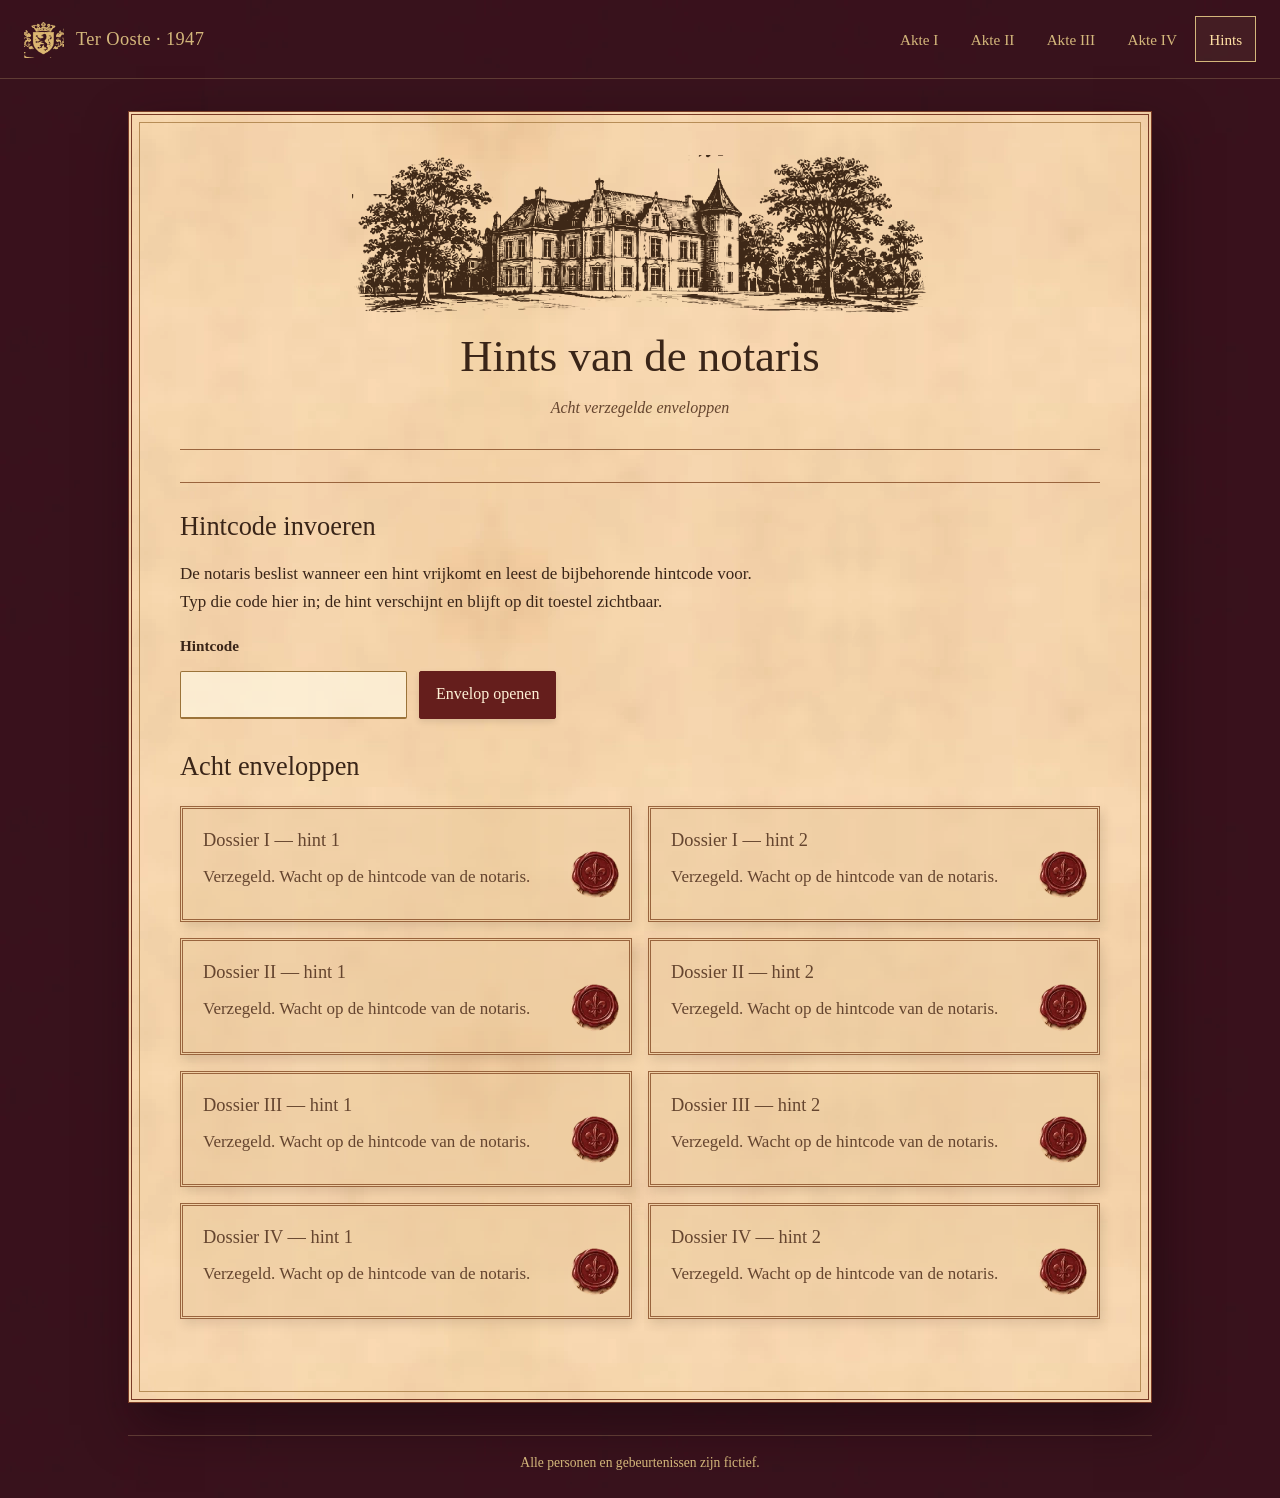
<file: hints/index.html>
<!DOCTYPE html>
<html lang="nl-BE">
<head>
  <meta charset="utf-8">
  <meta name="viewport" content="width=device-width, initial-scale=1, viewport-fit=cover">
  <meta name="theme-color" content="#360f19">
  <meta name="robots" content="noindex,nofollow">
  <title>Hints · Ter Ooste 1947</title>
  <link rel="stylesheet" href="../assets/style.css">
  <link rel="stylesheet" href="../assets/experience.css">
  <link rel="icon" type="image/svg+xml" href="../assets/favicon.svg">
</head>
<body>
  <a class="springlink" href="#inhoud">Ga naar de inhoud</a>
  <header class="site-kop">
    <div class="binnen">
      <a class="merk" href="../index.html">Ter Ooste · 1947</a>
      <nav aria-label="Dossiers">
        <ul>
          <li><a href="../akte-1/index.html">Akte I</a></li>
          <li><a href="../akte-2/index.html">Akte II</a></li>
          <li><a href="../akte-3/index.html">Akte III</a></li>
          <li><a href="../akte-4/index.html">Akte IV</a></li>
          <li><a href="../hints/index.html">Hints</a></li>
        </ul>
      </nav>
    </div>
  </header>

  <main id="inhoud">
    <header class="pagina-kop">
      <img class="kasteel" src="../menu/castle.webp" alt="" width="900" height="250">
      <h1>Hints van de notaris</h1>
      <p class="kopregel">Acht verzegelde enveloppen</p>
    </header>

    <section class="vel" aria-labelledby="hint-kop">
      <h2 id="hint-kop">Hintcode invoeren</h2>
      <p>De notaris beslist wanneer een hint vrijkomt en leest de bijbehorende hintcode voor. Typ die code hier in; de hint verschijnt en blijft op dit toestel zichtbaar.</p>
      <form id="hint-form">
        <label for="hintcode">Hintcode</label>
        <input id="hintcode" class="code" type="text" autocomplete="off" autocapitalize="characters" spellcheck="false" required>
        <button type="submit">Envelop openen</button>
        <p class="melding" role="status" aria-live="polite"></p>
      </form>
    </section>

    <section aria-labelledby="rooster-kop">
      <h2 id="rooster-kop">Acht enveloppen</h2>
      <div class="hintrooster" id="hintrooster"></div>
    </section>
  </main>

  <footer class="site-voet">Alle personen en gebeurtenissen zijn fictief.</footer>

  <script src="../config.js"></script>
  <script src="../assets/app.js?v=vergifstroken"></script>
  <script>
    (function () {
      var T = window.TerOoste;
      var rooster = document.getElementById("hintrooster");
      var form = document.getElementById("hint-form");
      var veld = document.getElementById("hintcode");
      var melding = form.querySelector(".melding");

      function render() {
        rooster.innerHTML = "";
        T.HINTS.forEach(function (h) {
          var open = T.opslag.is("hint." + h.id);
          var vak = document.createElement("article");
          vak.className = "hintvak" + (open ? "" : " dicht");
          vak.id = "hint-" + h.id;
          var kop = document.createElement("h3");
          kop.textContent = h.puzzel + " — hint " + h.nr;
          vak.appendChild(kop);
          var inhoud = document.createElement("div");
          inhoud.className = "inhoud";
          if (open) {
            h.tekst.forEach(function (t) {
              var p = document.createElement("p"); p.textContent = t; inhoud.appendChild(p);
            });
            if (h.alternatief) {
              var alt = document.createElement("p"); alt.className = "meta"; alt.textContent = h.alternatief; inhoud.appendChild(alt);
            }
          } else {
            var z = document.createElement("div"); z.className = "zegel"; z.setAttribute("aria-hidden", "true"); z.innerHTML = "R.C.<small>verzegeld</small>";
            var p2 = document.createElement("p"); p2.textContent = "Verzegeld. Wacht op de hintcode van de notaris.";
            inhoud.appendChild(z); inhoud.appendChild(p2);
          }
          vak.appendChild(inhoud);
          rooster.appendChild(vak);
        });
      }
      render();

      form.addEventListener("submit", function (e) {
        e.preventDefault();
        var ingevoerd = veld.value;
        var codes = T.CFG.hintcodes || {};
        var gevonden = null;
        Object.keys(codes).forEach(function (id) { if (T.gelijk(ingevoerd, codes[id])) gevonden = id; });
        if (gevonden) {
          var alOpen = T.opslag.is("hint." + gevonden);
          T.opslag.zet("hint." + gevonden);
          render();
          veld.value = "";
          var vak = document.getElementById("hint-" + gevonden);
          T.meld(melding, alOpen ? "Deze envelop was al geopend." : "Envelop geopend.", true);
          if (vak) {
            if (!alOpen) T.stempel(vak, "Geopend");
            vak.scrollIntoView({ behavior: T.reducedMotion ? "auto" : "smooth", block: "center" });
            vak.setAttribute("tabindex", "-1"); vak.focus({ preventScroll: true });
          }
        } else {
          T.schud(form);
          T.meld(melding, "De notaris herkent deze code niet.", false);
          veld.select();
        }
      });
    })();
  </script>
</body>
</html>
</file>
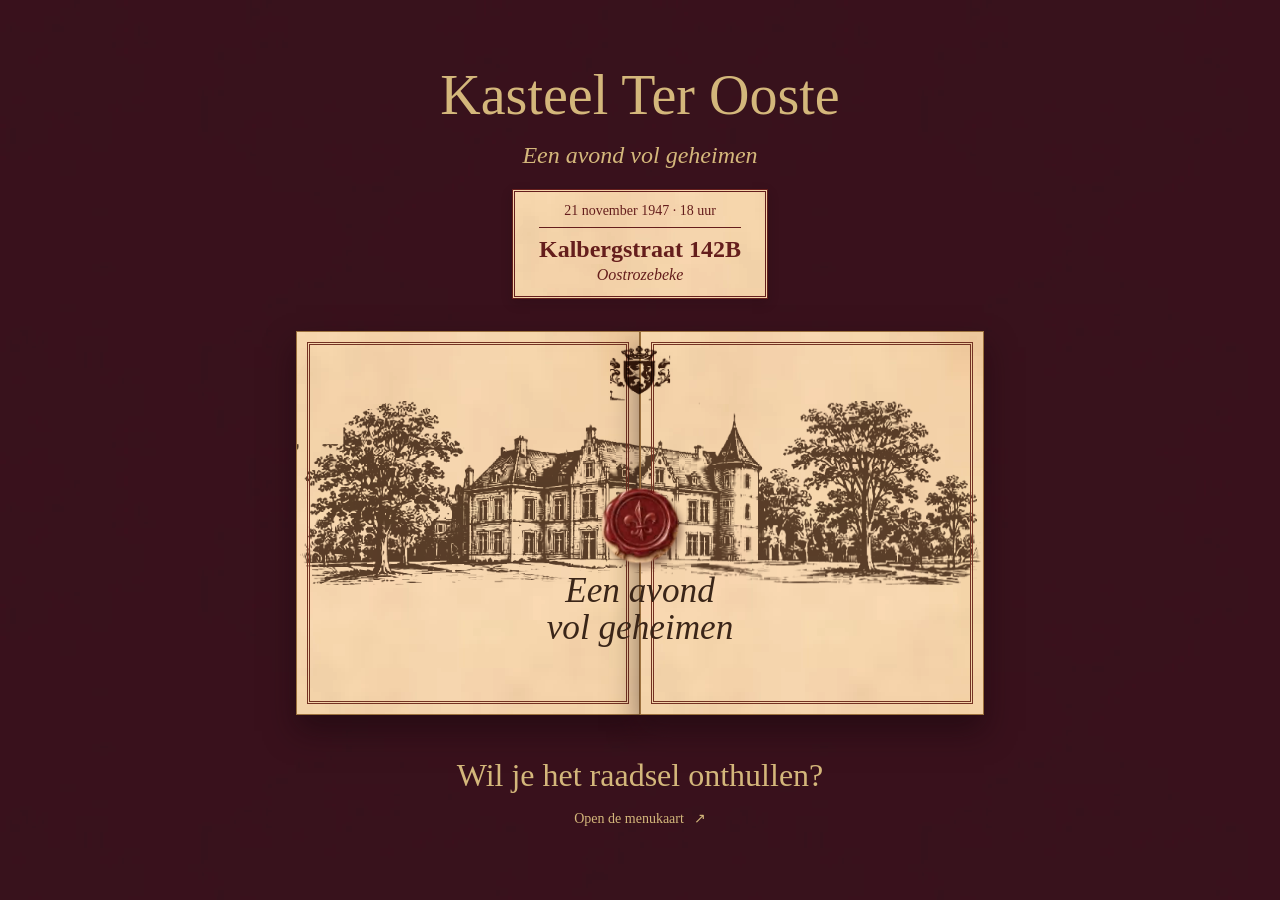
<file: menu/index.html>
<!doctype html>
<html lang="nl-BE">
<!--
THESIS: A sealed dinner invitation becomes the menu itself, not a hero with a menu thumbnail.
OWN-WORLD: Bordeaux bookcloth, antique gold rules, warm paper, castle engraving and the original wax seal.
STORY: Friends arrive without spoilers, break the seal and read the original dinner invitation.
FIRST VIEWPORT: Castle title above a closed, engraved folio; the reveal question is its single prominent action.
FORM: Brief-pinned hinged folio, directly shaped without a concept roll. Mobile reading becomes a single paper column.
-->
<head>
  <meta charset="utf-8">
  <meta name="viewport" content="width=device-width, initial-scale=1, viewport-fit=cover">
  <meta name="theme-color" content="#360f19">
  <meta name="robots" content="noindex,nofollow">
  <meta name="description" content="Kasteel Ter Ooste. Een avond vol geheimen. Wil je het raadsel onthullen?">
  <meta property="og:title" content="Kasteel Ter Ooste — Een avond vol geheimen">
  <meta property="og:description" content="Wil je het raadsel onthullen? Open de verzegelde menukaart.">
  <meta property="og:type" content="website">
  <title>Een avond vol geheimen — Kasteel Ter Ooste</title>
  <link rel="icon" href="../assets/favicon.svg" type="image/svg+xml">
  <link rel="stylesheet" href="menu.css?v=dineradres-zonder-coverdatum">
  <script src="menu.js?v=welkomstkaart" defer></script>
</head>
<body>
  <main>
    <section class="arrival" aria-label="De verzegelde uitnodiging" hidden>
      <h1>Kasteel Ter Ooste</h1>
      <p class="subtitle">Een avond vol geheimen</p>
      <div class="venue">
        <p class="venue-when"><time datetime="1947-11-21T18:00">21 november 1947 · 18 uur</time></p>
        <p class="venue-street">Kalbergstraat 142B</p>
        <p class="venue-town">Oostrozebeke</p>
      </div>
      <p class="accessible-copy" id="guest-welcome-copy" hidden></p>
    </section>

    <div class="folio">
      <div class="cover" aria-hidden="true" hidden>
        <div class="door door-left"><div class="engraving"></div></div>
        <div class="door door-right"><div class="engraving"></div></div>
        <div class="cover-inscription">
          <img class="crest" src="crest.webp" alt="" width="130" height="120">
          <p class="cover-motto">Een avond<br>vol geheimen</p>
          <p class="cover-welcome" hidden><bdi class="guest-label"></bdi></p>
        </div>
        <img class="seal" src="seal.webp" alt="" width="180" height="180">
      </div>

      <article class="menu-paper" id="menukaart" aria-labelledby="menu-title">
        <header class="menu-header">
          <img class="menu-crest" src="crest.webp" alt="" width="130" height="120">
          <img class="castle" src="castle.webp" alt="Een gravure van Kasteel Ter Ooste tussen de bomen" width="900" height="250">
          <p class="house">Ten huize van baron Edmond de Vlieghere</p>
          <h2 id="menu-title" tabindex="-1">Kasteel Ter Ooste</h2>
          <p class="menu-subtitle"><span class="accessible-copy">Een avond vol geheimen</span><img src="calligraphy-title.webp" alt="" width="740" height="110"></p>
          <div class="venue">
            <p class="venue-when"><time datetime="1947-11-21T18:00">21 november 1947 · 18 uur</time></p>
            <p class="venue-street">Kalbergstraat 142B</p>
            <p class="venue-town">Oostrozebeke</p>
          </div>
        </header>

        <section class="welcome" aria-labelledby="welcome-title">
          <h3 id="welcome-title">Geachte genodigden,</h3>
          <p>Baron Edmond de Vlieghere heet volgende gasten<br class="desktop-break"> van harte welkom aan zijn tafel:</p>
          <p class="guests">Wessel · Céline · Bram · Michelle · Manu · Febe</p>
          <p class="wish">Moge het een genoeglijke avond worden,<br class="desktop-break"> vol goed gezelschap en aangename gesprekken.</p>
        </section>

        <section class="course" aria-labelledby="course-welcome">
          <h3 id="course-welcome">De eerste verwelkoming</h3>
          <p class="dish">Kleine versnaperingen van het huis</p>
          <p class="wish">Een goed begin is ’t halve werk, zo zegt men toch.</p>
        </section>
        <section class="course" aria-labelledby="course-starter">
          <h3 id="course-starter">Het voorgerecht</h3>
          <p class="dish">Empanada</p>
          <p class="flavour">Kies uw favoriete smaak: gehakt of kip&amp;curry</p>
          <p class="wish">Twee smaken, één heerlijke keuze.</p>
        </section>
        <section class="course" aria-labelledby="course-main">
          <h3 id="course-main">Het hoofdgerecht</h3>
          <p class="dish">Osso Bucco</p>
          <p class="wish">Met geduld bereid, want wat lang verborgen zit,<br class="desktop-break"> komt niet altijd vanzelf aan ’t licht.</p>
        </section>
        <section class="course" aria-labelledby="course-dessert">
          <h3 id="course-dessert">Het nagerecht</h3>
          <p class="dish">Tarte Tatin</p>
          <p class="wish">Soms moet men de zaken eens omdraaien om ze in hun ware gedaante te zien.</p>
        </section>

        <footer class="menu-footer">
          <p class="bon-appetit"><span class="accessible-copy">Smakelijk eten, beste gasten.</span><img src="calligraphy-wish.webp?v=2" alt="" width="225" height="36"></p>
          <div class="footer-divider" aria-hidden="true">⚜</div>
          <p class="wish">Uw gastheren van dienst:</p>
          <p class="hosts"><span class="accessible-copy">Julien &amp; Elke</span><img src="calligraphy-hosts.webp?v=2" alt="" width="160" height="39"></p>
          <img class="footer-seal" src="footer-seal.webp" alt="" width="257" height="305">
          <img class="botanical" src="botanical.webp" alt="" width="265" height="463">
        </footer>
      </article>
    </div>

    <div class="reveal-controls" hidden>
      <button class="reveal" type="button" aria-expanded="false" aria-controls="menukaart">
        <span>Wil je het raadsel onthullen?</span>
        <span class="button-detail">Open de menukaart <span aria-hidden="true">↗</span></span>
      </button>
    </div>
    <div class="afterword" hidden>
      <button class="close" type="button">Sluit de menukaart</button>
    </div>
  </main>
</body>
</html>
</file>
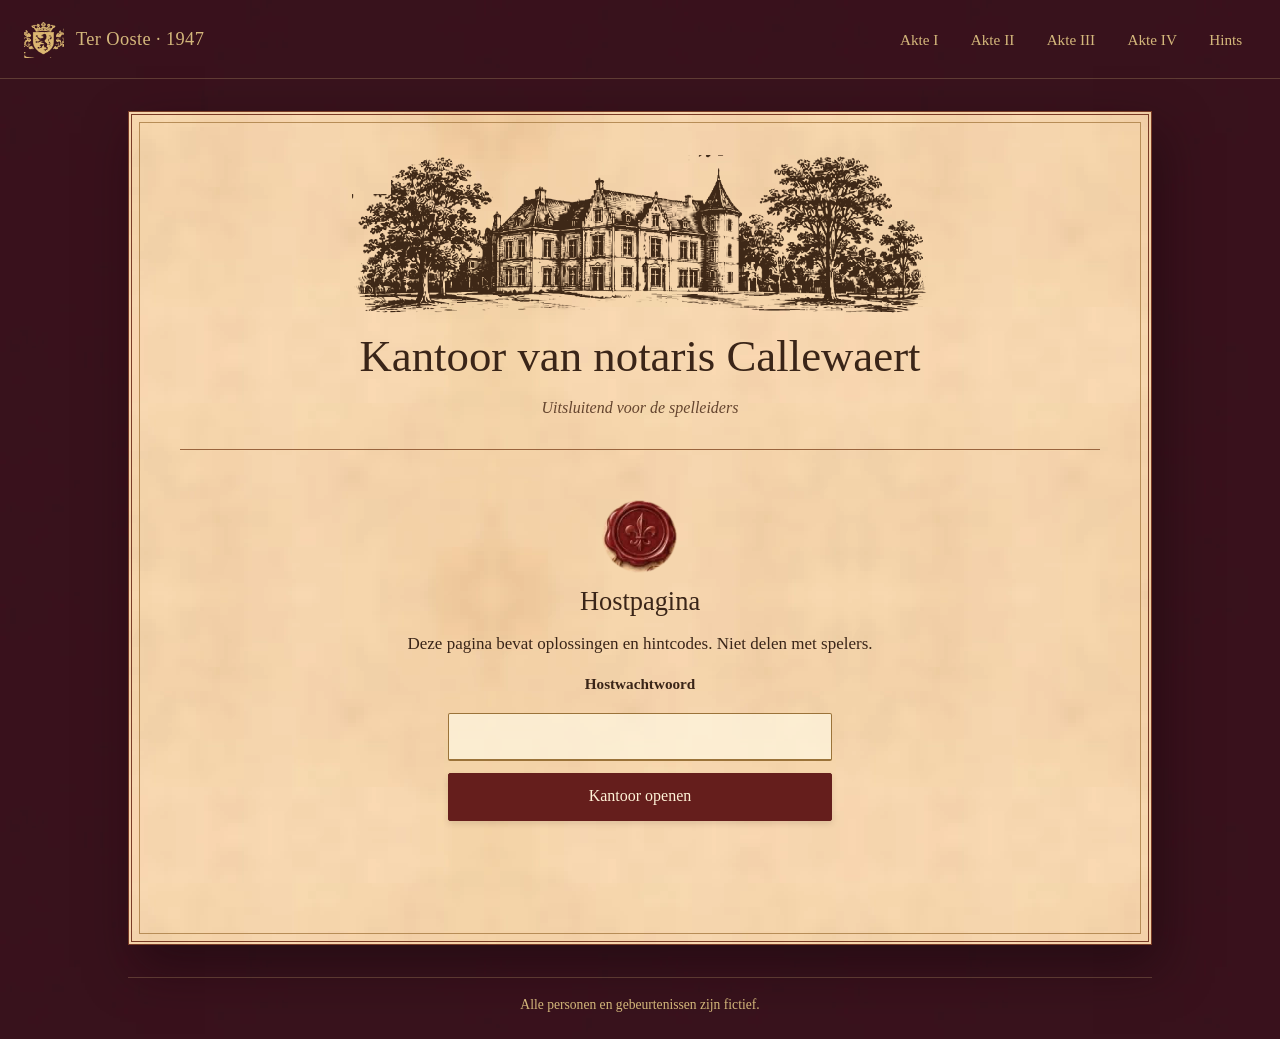
<file: notaris/index.html>
<!DOCTYPE html>
<html lang="nl-BE">
<head>
  <meta charset="utf-8">
  <meta name="viewport" content="width=device-width, initial-scale=1, viewport-fit=cover">
  <meta name="theme-color" content="#360f19">
  <meta name="robots" content="noindex,nofollow">
  <title>Notaris · Ter Ooste 1947</title>
  <link rel="stylesheet" href="../assets/style.css">
  <link rel="stylesheet" href="../assets/experience.css">
  <link rel="icon" type="image/svg+xml" href="../assets/favicon.svg">
</head>
<body>
  <a class="springlink" href="#inhoud">Ga naar de inhoud</a>
  <header class="site-kop">
    <div class="binnen">
      <a class="merk" href="../index.html">Ter Ooste · 1947</a>
      <nav aria-label="Dossiers">
        <ul>
          <li><a href="../akte-1/index.html">Akte I</a></li>
          <li><a href="../akte-2/index.html">Akte II</a></li>
          <li><a href="../akte-3/index.html">Akte III</a></li>
          <li><a href="../akte-4/index.html">Akte IV</a></li>
          <li><a href="../hints/index.html">Hints</a></li>
        </ul>
      </nav>
    </div>
  </header>

  <main id="inhoud">
    <header class="pagina-kop">
      <img class="kasteel" src="../menu/castle.webp" alt="" width="900" height="250">
      <h1>Kantoor van notaris Callewaert</h1>
      <p class="kopregel">Uitsluitend voor de spelleiders</p>
    </header>

    <section id="host-poort" class="poort vel" aria-labelledby="poort-kop">
      <div class="zegel" aria-hidden="true">R.C.<small>privé</small></div>
      <h2 id="poort-kop">Hostpagina</h2>
      <p>Deze pagina bevat oplossingen en hintcodes. Niet delen met spelers.</p>
      <form id="host-form">
        <label for="hostwachtwoord">Hostwachtwoord</label>
        <input id="hostwachtwoord" class="code" type="password" autocomplete="off" required>
        <button type="submit">Kantoor openen</button>
        <p class="melding" role="status" aria-live="polite"></p>
      </form>
    </section>

    <div id="host-inhoud" class="verborgen">

      <section class="vel host-sectie" aria-labelledby="codes-kop">
        <h2 id="codes-kop">Alle codes</h2>
        <h3>Aktecodes (voorlezen bij de aankondiging van elke akte)</h3>
        <dl class="codelijst" id="aktecodes"></dl>
        <h3>Puzzelcodes</h3>
        <dl class="codelijst">
          <dt>P1 — toegangscode (akte I)</dt><dd id="code-p1"></dd>
          <dt>P2 — sleutelwoord (fysiek briefje, p. 47)</dt><dd>LINNEN</dd>
          <dt>P4 — kluiscode (akte IV)</dt><dd id="code-p4"></dd>
        </dl>
        <h3>Voorbereiding P2-A</h3>
        <p>Leg het briefje met LINNEN tussen bladzijden 46 en 47 van het kookboek <em>Altijd honger</em> in de boekenkast. Leg het briefje na de vondst op tafel zodat iedereen de sleutel kan lezen.</p>
      </section>

      <section class="vel host-sectie" aria-labelledby="hints-kop">
        <h2 id="hints-kop">Hints en hintcodes</h2>
        <p>Lees de hintcode voor; spelers typen ze in op de hintpagina. Open dezelfde hint op het gedeelde scherm.</p>
        <ul>
          <li>Geen automatische hints.</li>
          <li>Hint 1 op verzoek of na circa twaalf minuten zonder voortgang.</li>
          <li>Hint 2 na nog circa vijf minuten stilstand.</li>
          <li>Bij problemen met het boek of de digitale kluis onmiddellijk praktisch helpen.</li>
          <li>Beoordeel individuele antwoorden voordat de volgende gezamenlijke ronde begint.</li>
          <li>Geef bij een fout aan welk document opnieuw bekeken moet worden, zonder meteen de uitkomst te verklappen.</li>
        </ul>
        <dl class="codelijst" id="hintlijst"></dl>
      </section>

      <section class="vel host-sectie" aria-labelledby="draai-kop">
        <h2 id="draai-kop">Draaiboek</h2>
        <div class="tabel-scroll">
          <table>
            <thead><tr><th>Verstreken tijd</th><th>Onderdeel</th></tr></thead>
            <tbody>
              <tr><td>00:00–00:15</td><td>Ontvangst, rollen en regels</td></tr>
              <tr><td>00:15–00:35</td><td>Gang 1 en introductie</td></tr>
              <tr><td>00:35–01:00</td><td>P1</td></tr>
              <tr><td>01:00–01:20</td><td>Gang 2</td></tr>
              <tr><td>01:20–01:45</td><td>P2</td></tr>
              <tr><td>01:45–02:10</td><td>Gang 3</td></tr>
              <tr><td>02:10–02:35</td><td>P3</td></tr>
              <tr><td>02:35–02:55</td><td>Gang 4</td></tr>
              <tr><td>02:55–03:25</td><td>P4</td></tr>
              <tr><td>03:25–03:40</td><td>Individuele beschuldigingen en ontknoping</td></tr>
            </tbody>
          </table>
        </div>
        <h3>Gefaseerde documentverdeling</h3>
        <div class="tabel-scroll">
          <table>
            <thead><tr><th>Moment</th><th>Vrijgeven</th><th>Nog verborgen</th></tr></thead>
            <tbody>
              <tr><td>Start</td><td>Profielkaarten (papier); startpagina met S0 en rollen (web)</td><td>Alle aktes</td></tr>
              <tr><td>Akte I</td><td>akte-1: P1-A t/m C; P1-D en P1-E verschijnen na code 6431</td><td>Alibi’s, gifidentificatie en persoonsbewijs</td></tr>
              <tr><td>Akte II</td><td>akte-2: P2-A, C, D, E; sleutel P2-B fysiek in het boek op p. 47</td><td>Akte III en finale</td></tr>
              <tr><td>Akte III</td><td>Na de aktecode: inleiding en stroken; na het juiste glas en vergif: uitslag en sleutels; daarna: alibi’s en tijdlijn</td><td>Persoonsvergelijking, aanvullend alibi, brief en bekentenis</td></tr>
              <tr><td>Akte IV</td><td>akte-4: P4-A en gesloten digitale kluis</td><td>Finale-inhoud</td></tr>
              <tr><td>Kluis open (6427)</td><td>P4-B t/m F op scherm, voor iedereen tegelijk</td><td>Niets</td></tr>
              <tr><td>Beschuldiging</td><td>Papieren formulier per speler, ingeleverd bij de notaris</td><td>Ontknoping</td></tr>
            </tbody>
          </table>
        </div>
        <p>De notaris kondigt elke akte aan en toont de link of aktecode op het gedeelde scherm. Vooruitbladeren is sociaal, niet technisch, uitgesloten.</p>
      </section>

      <section class="vel host-sectie" aria-labelledby="voorlees-kop">
        <h2 id="voorlees-kop">Korte voorleesteksten</h2>
        <h3>Akte 1 — Verklaringen aan tafel</h3>
        <blockquote>
          <p>Welkom op Kasteel Ter Ooste. Het is zaterdag 15 november 1947. Een deftige avond eindigde om 23:40 in de bibliotheek, waar baron Edmond de Vlieghere dood werd aangetroffen.</p>
          <p>Bij de eerste waarneming waren geen zichtbare uitwendige verwondingen te zien. Naast de baron lag een omgevallen glas dat volgens de aanwezigen picon had bevat. De doodsoorzaak is nog niet vastgesteld. Later onderzoek en andere stukken komen tijdens het diner aan bod.</p>
          <p>Alles wat jullie nodig hebben, komt naar deze tafel. Jullie mogen samenwerken en informatie delen, maar iedereen schrijft straks een eigen beschuldiging.</p>
          <p>Begin met zes mappen uit het archief. Herstel hun volgorde en gebruik de gevonden code om twee verzegelde stukken uit mijn notarisarchief te openen.</p>
        </blockquote>
        <h3>Akte 2 — Het gecodeerde dagregister</h3>
        <blockquote>
          <p>Het testament en de dreigbrief vertellen wie iets te winnen of te vrezen had. Ze vertellen ons nog niet waardoor de baron stierf, noch wie bij zijn glas kon komen.</p>
          <p>De volgende akte bevat één gecodeerde aantekening. Een raadsel wijst naar een gewoon voorwerp hier in de kamer. Wie het doorheeft, mag opstaan en het nemen. Lees de gevonden sleutel hardop voor, zodat iedereen ze heeft.</p>
          <p>Ontcijfer de regel. Die vertelt iets over de piconfles en wijst jullie naar het volgende dossier.</p>
        </blockquote>
        <h3>Akte 3 — Het drankonderzoek</h3>
        <blockquote>
          <p>Het dagregister heeft een controlepunt voor de piconfles opgeleverd. Nu onderzoeken we wat daarna met de uitgeschonken drank gebeurde.</p>
          <p>Vergelijk het dienstrooster, de voorraad, het monsterregister en het onderzoeksbericht. Niemand hoeft iets te proeven.</p>
          <p>Bepaal de stof, het betrokken glas en het kleinst mogelijke manipulatievenster. Maak onderscheid tussen iemand die gelegenheid had en iemand wiens schuld bewezen is.</p>
        </blockquote>
        <h3>Akte 4 — De notariskist</h3>
        <blockquote>
          <p>Jullie hebben het testament en de dreigbrief gelezen, het dagregister ontcijferd en vastgesteld wat er met de picon gebeurde. De geverifieerde waarnemingen hebben vier verdachten uitgesloten, maar Marie en Victor bleven mogelijk.</p>
          <p>Gebruik de controlecijfers op het slotbriefje om de combinatie te bepalen en draai de wielen van de kluis op het scherm. Het openen van de kluis is niet de eindoplossing: lees de inhoud en controleer wat die bewijst.</p>
          <p>Daarna vult iedereen een eigen beschuldiging in.</p>
        </blockquote>
      </section>

      <section class="vel host-sectie" aria-labelledby="opl1-kop">
        <h2 id="opl1-kop">Hostoplossing P1 — Het ontregelde archief</h2>
        <h3>Raadselantwoorden</h3>
        <div class="tabel-scroll">
          <table>
            <thead><tr><th>Map</th><th>Symbool</th><th class="num">Foliocijfer</th></tr></thead>
            <tbody>
              <tr><td>A</td><td>BEL</td><td class="num">8</td></tr>
              <tr><td>B</td><td>KROON</td><td class="num">1</td></tr>
              <tr><td>C</td><td>LANTAARN</td><td class="num">9</td></tr>
              <tr><td>D</td><td>SLEUTEL</td><td class="num">3</td></tr>
              <tr><td>E</td><td>ANKER</td><td class="num">6</td></tr>
              <tr><td>F</td><td>ROOS</td><td class="num">4</td></tr>
            </tbody>
          </table>
        </div>
        <h3>Enige volgorde</h3>
        <div class="tabel-scroll">
          <table>
            <thead><tr><th class="num">Positie</th><th>Symbool</th><th class="num">Foliocijfer</th></tr></thead>
            <tbody>
              <tr><td class="num">1</td><td>LANTAARN</td><td class="num">9</td></tr>
              <tr><td class="num">2</td><td>ANKER</td><td class="num">6</td></tr>
              <tr><td class="num">3</td><td>ROOS</td><td class="num">4</td></tr>
              <tr><td class="num">4</td><td>BEL</td><td class="num">8</td></tr>
              <tr><td class="num">5</td><td>SLEUTEL</td><td class="num">3</td></tr>
              <tr><td class="num">6</td><td>KROON</td><td class="num">1</td></tr>
            </tbody>
          </table>
        </div>
        <p>Extractie van posities 2, 3, 5 en 6: <strong>6 — 4 — 3 — 1 → 6431</strong></p>
        <h3>Bewijs van uniciteit</h3>
        <p>Noem de positie van het ANKER <strong>a</strong>.</p>
        <ol>
          <li>De ROOS staat op <strong>a + 1</strong>.</li>
          <li>De LANTAARN moet vóór de ROOS staan, maar niet direct ervoor. Daarom kan het ANKER niet op 1 staan.</li>
          <li>Het ANKER kan evenmin op 6 staan, omdat rechts ervan de ROOS moet passen.</li>
          <li>Er blijven vier gevallen over:</li>
        </ol>
        <div class="tabel-scroll">
          <table>
            <thead><tr><th class="num">ANKER</th><th>Gevolg</th><th>Beoordeling</th></tr></thead>
            <tbody>
              <tr><td class="num">2</td><td>SLEUTEL 5; BEL 4; ROOS 3</td><td>KROON moet 6; LANTAARN 1. Geldig</td></tr>
              <tr><td class="num">3</td><td>SLEUTEL 6; BEL 5</td><td>Rechts van BEL resteert alleen de al bezette positie 6 voor KROON. Onmogelijk</td></tr>
              <tr><td class="num">4</td><td>SLEUTEL 1</td><td>BEL zou op positie 0 moeten staan. Onmogelijk</td></tr>
              <tr><td class="num">5</td><td>SLEUTEL 2; BEL 1; ROOS 6</td><td>KROON en LANTAARN moeten posities 3 en 4 bezetten en staan dan naast elkaar. Onmogelijk</td></tr>
            </tbody>
          </table>
        </div>
        <p>Daarom is de volgorde uniek.</p>
        <p><strong>P1 levert geen alibi’s, geen persoonsuitsluiting en geen stofidentificatie op.</strong></p>
      </section>

      <section class="vel host-sectie" aria-labelledby="opl2-kop">
        <h2 id="opl2-kop">Hostoplossing P2 — Het versleutelde dagregister</h2>
        <h3>Ontcijferde regel</h3>
        <blockquote><p>DE VLASOOGST</p></blockquote>
        <h3>Stap voor stap</h3>
        <ol>
          <li>Bladen die eten op tafel brengen wijzen naar een kookboek. Gisteren, vandaag en morgen geven <strong>altijd</strong>; trek geeft <strong>honger</strong>. Zonder de eeuw blijft van 1947 bladzijde <strong>47</strong> over.</li>
          <li>Het sleutelbriefje in het boek geeft <strong>LINNEN</strong>.</li>
          <li>Trek de herhaalde sleutelletters af van de codeletters; cijfers en leestekens verschuiven de sleutel niet.</li>
          <li>De speler vult de ontcijferde regel in. Hoofdletters, spaties en leestekens worden genormaliseerd; het juiste antwoord geeft P2-E vrij.</li>
          <li>Het krantenknipsel verbindt illegale vlastransporten met de diefstal van <em>De Vlasoogst</em>. De notitie legt uit waarom bewijs van die feiten iemand iets te winnen of te wreken kon geven.</li>
        </ol>
        <h3>Validatie</h3>
        <ul>
          <li>Cijfertekst: <strong>OM IYEFZWTFX</strong>; met LINNEN ontcijferd is dit <strong>DE VLASOOGST</strong>.</li>
          <li>De regel bevat 11 letters; de hulptabel heeft 22 invoervelden.</li>
          <li>Sleutel: LINNEN.</li>
          <li>De sleutel begint bij L; alleen A–Z verbruikt een sleutelletter.</li>
          <li>De vrijgave wordt opgeslagen als <code>terooste1947.p2.e.open</code> en verwijderd met “Alles resetten”.</li>
        </ul>
        <h3>P2-E — Krantenknipsel</h3>
        <p>Het artikel schetst de illegale vlastransporten, de verzetsman J.V. en het verdwenen schilderij <em>De Vlasoogst</em>. De notitie van R. Callewaert koppelt zwart vlas en gestolen kunst aan mogelijke vervolging, een aangevochten testament en een geheim om te wreken. Noem Marie of de baron niet; de spelers leggen die verbinding pas in Akte IV.</p>
      </section>

      <section class="vel host-sectie" aria-labelledby="opl3-kop">
        <h2 id="opl3-kop">Hostoplossing P3 — Het drankonderzoek</h2>
        <h3>Toegang</h3>
        <ul>
          <li>Na de aktecode verschijnen de inleiding en stroken direct. De uitslag, sleutels en alibi’s komen stapsgewijs vrij.</li>
          <li>Geen poginglimiet of tijdstraf. Bij internetuitval: lokale kopie op de laptop als gedeeld scherm.</li>
        </ul>
        <h3>Stap voor stap</h3>
        <ol>
          <li>De halve maan in C (glas 2) is 5▲ uit picon + 5◆ uit lak D; er blijft niets onbekends over.</li>
          <li>Splits in glas 7 de vijfhoek (● + ◆), zandloper (✚ + ★) en zeshoek (▲ + ★). Trek per rij de aanwezige picon- en lakdelen af: van onder naar boven blijven ◆, ◆, ★, een lege rij en ★ over. Kies <strong>Glas 7</strong> en <strong>Digitalis</strong>.</li>
          <li>Arseen houdt de verkeerde helft van de lakvlek over; Atropine laat te veel van de samengestelde vlekken weg. Strychnine heeft een verkeerd symbool en Aconitine een vlek op de verkeerde rij.</li>
          <li>De uitslag bevestigt dat het digitalispreparaat uit de afgesloten voorraadkast in <strong>glas 7</strong>, de picon van de baron, zat.</li>
          <li>De voorbeeldtekening toont hoe je het negatief leest: vanaf de kop rechts naar links, met een diepe holte voor een korte tand en een ondiepe holte voor een lange tand. Alleen <strong>02 en 04</strong> passen. Uit de notitie volgt de volgorde <strong>Cyriel – Marie – Gaston – Victor – Deman – Achiel</strong>: Cyriel staat vóór Marie, gevolgd door Gaston tussen Marie en Victor, en daar direct achter Deman. Achiel sluit de rij. Selecteer 02 en 04 en koppel alle zes eigenaars. Marie en Victor hadden dus toegang.</li>
          <li>De gecontroleerde bediening sluit ook een eerdere toevoeging aan glas 7 uit: het was schoon bij de sluitcontrole om <strong>23:02</strong>.</li>
          <li>Vanaf <strong>23:06</strong> is verdere manipulatie uitgesloten door het ononderbroken toezicht.</li>
          <li>De toevoeging gebeurde dus <strong>na de controle van 23:02 en vóór het toezicht vanaf 23:06</strong>.</li>
          <li>De vier alibi’s sluiten Gaston, Cyriel, Achiel en Deman uit: ze dekken het hele relevante tijdvak.</li>
          <li>Marie en Victor hadden beiden toegang tot voorraadkast en dienstoffice; P3 maakt nog geen keuze tussen hen.</li>
        </ol>
        <p><small>De combinaties van symbolen en het wegstrepen zijn fictieve spelregels, geen laboratoriumprocedure. De sleutelprofielen zijn fictieve vergelijkingsschema’s.</small></p>
        <h3>Vereist antwoord</h3>
        <blockquote><p>Digitalis werd toegevoegd aan de picon in glas 7, na de controle van 23:02 en vóór het toezicht vanaf 23:06. Marie en Victor hadden gelegenheid. P3 bewijst nog niet wie de dader is.</p></blockquote>
        <p>Tot en met P3 zijn zowel een scenario met Marie als een scenario met Victor verenigbaar met alle vrijgegeven stukken.</p>
      </section>

      <section class="vel host-sectie" aria-labelledby="opl4-kop">
        <h2 id="opl4-kop">Hostoplossing P4 — De notariskist</h2>
        <h3>Code</h3>
        <div class="tabel-scroll">
          <table>
            <thead><tr><th class="num">Positie</th><th>Bron</th><th class="num">Cijfer</th></tr></thead>
            <tbody>
              <tr><td class="num">1</td><td>Eerste cijfer P1-code 6431</td><td class="num">6</td></tr>
              <tr><td class="num">2</td><td>Tweede cijfer P1-code 6431</td><td class="num">4</td></tr>
              <tr><td class="num">3</td><td>Controle 23:02: eenhedencijfer van de minuut</td><td class="num">2</td></tr>
              <tr><td class="num">4</td><td>Piconglas van de baron</td><td class="num">7</td></tr>
            </tbody>
          </table>
        </div>
        <p><strong>Code: 6427.</strong> P1-code 6431 levert de eerste twee cijfers; de controleminuut en het glasnummer de laatste twee.</p>
        <h3>Bewijs zonder bekentenis</h3>
        <ol>
          <li>P3 bewijst <strong>digitalis in de picon van glas 7</strong>.</li>
          <li>De manipulatie gebeurde tussen 23:02 en 23:06.</li>
          <li>P3-I sluit Gaston, Cyriel, Achiel en Deman uit voor het manipulatievenster.</li>
          <li>P4-D sluit Victor gedurende het volledige manipulatievenster uit.</li>
          <li>Marie blijft als enige verdachte met gelegenheid over.</li>
          <li>P4-E koppelt haar bovendien positief aan het opnieuw sluiten van het gemanipuleerde glas.</li>
          <li>Een gewone eerdere aanraking verklaart haar afdruk in later aangebrachte lak niet.</li>
          <li>De authentieke brief bewijst Edmonds verraad en de reden daarvoor.</li>
          <li>Het familieregister koppelt Jozef aan Marie.</li>
          <li>De verklaring over oktober verklaart wanneer zij de waarheid ontdekte.</li>
        </ol>
        <h3>Correcte eindbeschuldiging</h3>
        <blockquote>
          <p>Marie Vandenbussche vergiftigde Edmond de Vliegheres picon met digitalis. Zij manipuleerde glas 7 tussen 23:02 en 23:06. Edmond overleed om 23:40.</p>
          <p>Zij handelde uit wraak voor haar broer Jozef. Edmond had hem in 1943 aan de Feldgendarmerie verraden om zijn zwarte vlaszwendel en het gestolen schilderij <em>De Vlasoogst</em> te verbergen. Jozef stierf in Breendonk. Marie ontdekte de waarheid door de brief die zij in oktober 1947 vond.</p>
        </blockquote>
        <p><strong>Verwijdertest:</strong> zonder P4-F blijft Marie op basis van de onafhankelijke stukken aanwijsbaar.</p>
      </section>

      <section class="vel host-sectie" aria-labelledby="onthulling-kop">
        <h2 id="onthulling-kop">Onthulling</h2>
        <p class="meta">Lees dit pas voor nadat alle formulieren zijn ingeleverd.</p>
        <blockquote>
          <p>De dader was <strong>Marie Vandenbussche</strong>, al achtentwintig jaar huishoudster en kokkin op Kasteel Ter Ooste.</p>
          <p>De picon werd om 23:01 onder toezicht uitgeschonken. Om 23:02 was glas 7 nog vrij van de onderzochte verontreiniging en was de oorspronkelijke sluitband intact.</p>
          <p>Daarna bleef het dienblad zonder doorlopend toezicht in de dienstoffice. <strong>Tussen 23:02 en 23:06 manipuleerde Marie glas 7.</strong> Zij vergiftigde de picon met digitalis en zette de losgemaakte sluitband opnieuw vast.</p>
          <p>Om 23:06 nam de barones het dienblad over. Vanaf dat moment werd de inhoud niet meer aangeraakt of aangevuld. De baron dronk om 23:08 uit glas 7 en nam zijn picon om 23:15 mee naar de bibliotheek. Marie bezocht hem daar niet. Om 23:40 werd hij dood aangetroffen.</p>
          <p>P3 bewees digitalis in de picon van glas 7, niet in glas 2. Marie en Victor bleven toen beiden mogelijk.</p>
          <p>De kist bracht de doorslag. Victor was gedurende het volledige manipulatievenster bij de barones in de keuken. De afdruk in de vervangende lak was van Marie. Een eerdere gewone aanraking van het glas kon die afdruk niet verklaren.</p>
          <p>Haar motief lag in 1943. De baron had haar broer Jozef, een verzetsstrijder, aan de Feldgendarmerie verraden om zijn zwarte vlaszwendel en het gestolen schilderij <em>De Vlasoogst</em> te beschermen. Jozef stierf in Breendonk. Toen Marie op 9 oktober 1947 de brief vond, ontdekte zij de waarheid.</p>
          <p>Gaston, Cyriel, Achiel en pastoor Deman hadden doorlopende alibi’s van 22:50 tot 23:10. Victor werd door de aanvullende verklaring uitgesloten. De onafhankelijke stukken wezen naar Marie — ook zonder haar bekentenis.</p>
          <p>Kasteel Ter Ooste hield zijn geheim jarenlang achter gesloten deuren. Vanavond lag het antwoord op tafel.</p>
        </blockquote>
      </section>

      <section class="vel host-sectie" aria-labelledby="test-kop">
        <h2 id="test-kop">Testen</h2>
        <p>Wist alle opgeslagen voortgang op dit toestel (ontgrendelde aktes, codepoorten, hints, P1-volgorde, Vigenère-invoer en deze hostsessie).</p>
        <button type="button" id="reset" class="klein">Alles resetten</button>
      </section>

    </div>
  </main>

  <footer class="site-voet">Alle personen en gebeurtenissen zijn fictief.</footer>

  <script src="../config.js"></script>
  <script src="../assets/app.js?v=wasafdrukken"></script>
  <script>
    (function () {
      var T = window.TerOoste;
      var C = T.CFG;

      function vul() {
        var dl = document.getElementById("aktecodes");
        [1, 2, 3, 4].forEach(function (n) {
          var dt = document.createElement("dt"); dt.textContent = "Akte " + ["I", "II", "III", "IV"][n - 1];
          var dd = document.createElement("dd"); dd.textContent = (C.aktecodes || {})[n] || "—";
          dl.appendChild(dt); dl.appendChild(dd);
        });
        document.getElementById("code-p1").textContent = C.codeP1;
        document.getElementById("code-p4").textContent = C.codeKluis;

        var hl = document.getElementById("hintlijst");
        T.HINTS.forEach(function (h) {
          var dt = document.createElement("dt");
          dt.textContent = h.puzzel + " — hint " + h.nr + " · code " + ((C.hintcodes || {})[h.id] || "—");
          var dd = document.createElement("dd");
          h.tekst.forEach(function (t) { var p = document.createElement("p"); p.textContent = "“" + t + "”"; dd.appendChild(p); });
          if (h.alternatief) { var p2 = document.createElement("p"); p2.className = "meta"; p2.textContent = h.alternatief; dd.appendChild(p2); }
          hl.appendChild(dt); hl.appendChild(dd);
        });
      }

      T.codepoort({
        formId: "host-form",
        doelId: "host-inhoud",
        verbergId: "host-poort",
        code: C.hostwachtwoord,
        opslag: "host.open",
        stempel: "Notaris",
        weigering: "Dit kantoor blijft gesloten.",
        naOpen: function () { vul(); }
      });

      document.getElementById("reset").addEventListener("click", function () {
        if (window.confirm("Alle opgeslagen voortgang op dit toestel wissen?")) {
          T.opslag.wisAlles();
          location.reload();
        }
      });
    })();
  </script>
</body>
</html>
</file>
<file: assets/style.css>
/* Ter Ooste 1947 — stijl: vergeeld papier, typemachine, lakzegel */

:root {
  --papier: #efe3c3;
  --papier-donker: #e2d2a6;
  --papier-licht: #f6edd6;
  --inkt: #2b2318;
  --inkt-zacht: #5a4a33;
  --lak: #8b1a1a;
  --lak-donker: #5e0f0f;
  --koper: #a67c2e;
  --stempel: #9b2a1f;
  --focus: #1f4e79;
  --max: 56rem;
  --font-type: "Courier Prime", "Courier New", "Nimbus Mono PS", Courier, monospace;
  --font-tekst: "Palatino Linotype", Palatino, "Book Antiqua", Georgia, "Times New Roman", serif;
}

* { box-sizing: border-box; }

html { font-size: 100%; }

body {
  margin: 0;
  min-height: 100vh;
  color: var(--inkt);
  font-family: var(--font-tekst);
  font-size: 1.0625rem;
  line-height: 1.55;
  background-color: var(--papier);
  background-image:
    radial-gradient(ellipse at 20% 10%, rgba(255, 250, 230, 0.6), transparent 60%),
    radial-gradient(ellipse at 80% 90%, rgba(120, 90, 40, 0.18), transparent 55%),
    radial-gradient(ellipse at 50% 50%, transparent 60%, rgba(90, 65, 30, 0.22) 100%),
    repeating-linear-gradient(0deg, rgba(0,0,0,0.012) 0 2px, transparent 2px 4px);
  background-attachment: fixed;
}

a { color: var(--lak-donker); }
a:hover { color: var(--lak); }

h1, h2, h3, h4 {
  font-family: var(--font-type);
  font-weight: 700;
  letter-spacing: 0.02em;
  line-height: 1.2;
  margin: 1.4em 0 0.5em;
}
h1 { font-size: 1.9rem; text-transform: uppercase; margin-top: 0.4em; }
h2 { font-size: 1.4rem; }
h3 { font-size: 1.15rem; }
h4 { font-size: 1.02rem; text-transform: uppercase; letter-spacing: 0.08em; }

p, li { max-width: 70ch; }

blockquote {
  margin: 1em 0;
  padding: 0.2em 1em;
  border-left: 3px solid var(--koper);
  color: var(--inkt);
}

pre, code, kbd {
  font-family: var(--font-type);
  font-size: 0.95em;
}
pre {
  background: rgba(255,255,255,0.35);
  padding: 0.75em 1em;
  border: 1px dashed var(--inkt-zacht);
  overflow-x: auto;
  max-width: 100%;
  white-space: pre-wrap;
  word-break: break-word;
}

table {
  border-collapse: collapse;
  width: 100%;
  margin: 1em 0;
  font-size: 0.97rem;
}
th, td {
  border: 1px solid rgba(43, 35, 24, 0.4);
  padding: 0.45em 0.6em;
  text-align: left;
  vertical-align: top;
}
th { background: rgba(43, 35, 24, 0.08); font-family: var(--font-type); font-size: 0.9rem; }
td.num, th.num { text-align: right; }
.tabel-scroll { overflow-x: auto; -webkit-overflow-scrolling: touch; }

hr { border: 0; border-top: 1px solid rgba(43,35,24,0.35); margin: 2em 0; }

/* Lay-out */
.site-kop {
  border-bottom: 3px double var(--inkt-zacht);
  background: rgba(255, 248, 225, 0.45);
}
.site-kop .binnen {
  max-width: var(--max);
  margin: 0 auto;
  padding: 0.8rem 1rem;
  display: flex;
  flex-wrap: wrap;
  align-items: center;
  gap: 0.5rem 1.25rem;
}
.site-kop .merk {
  font-family: var(--font-type);
  font-weight: 700;
  text-transform: uppercase;
  letter-spacing: 0.1em;
  text-decoration: none;
  color: var(--inkt);
  font-size: 0.95rem;
}
.site-kop nav { margin-left: auto; }
.site-kop nav ul {
  list-style: none; margin: 0; padding: 0;
  display: flex; flex-wrap: wrap; gap: 0.25rem 0.9rem;
}
.site-kop nav a {
  font-family: var(--font-type);
  font-size: 0.9rem;
  text-decoration: none;
  color: var(--inkt-zacht);
  border-bottom: 1px dotted transparent;
}
.site-kop nav a:hover, .site-kop nav a[aria-current="page"] {
  color: var(--inkt);
  border-bottom-color: var(--inkt);
}

main {
  max-width: var(--max);
  margin: 0 auto;
  padding: 1rem 1rem 4rem;
}

.site-voet {
  max-width: var(--max);
  margin: 0 auto;
  padding: 1rem;
  font-family: var(--font-type);
  font-size: 0.8rem;
  color: var(--inkt-zacht);
  border-top: 1px solid rgba(43,35,24,0.3);
}

.kopregel {
  font-family: var(--font-type);
  font-size: 0.85rem;
  text-transform: uppercase;
  letter-spacing: 0.15em;
  color: var(--inkt-zacht);
  margin: 0.5em 0 0;
}

/* Document-vel */
.vel {
  position: relative;
  background: var(--papier-licht);
  background-image:
    radial-gradient(ellipse at 80% 0%, rgba(200,170,110,0.25), transparent 60%),
    radial-gradient(ellipse at 0% 100%, rgba(200,170,110,0.2), transparent 60%);
  border: 1px solid rgba(43,35,24,0.35);
  box-shadow: 2px 3px 0 rgba(43,35,24,0.15), 0 10px 25px -15px rgba(0,0,0,0.5);
  padding: 1.25rem 1.25rem 1.5rem;
  margin: 1.5rem 0;
}
.vel > h2:first-child, .vel > h3:first-child { margin-top: 0; }
.vel.getypt { font-family: var(--font-type); font-size: 0.98rem; }
.vel .meta { font-family: var(--font-type); font-size: 0.85rem; color: var(--inkt-zacht); }
.vel .blokletters { font-family: var(--font-type); text-transform: uppercase; font-weight: 700; letter-spacing: 0.06em; }

/* Formulieren */
label { font-family: var(--font-type); font-size: 0.9rem; display: block; margin-bottom: 0.3em; }
input[type="text"], input[type="password"], input[type="tel"], select {
  font-family: var(--font-type);
  font-size: 1.1rem;
  color: var(--inkt);
  background: rgba(255,255,255,0.55);
  border: 0;
  border-bottom: 2px solid var(--inkt-zacht);
  padding: 0.45em 0.5em;
  min-width: 0;
  width: 100%;
  max-width: 20rem;
}
input.code {
  letter-spacing: 0.4em;
  text-transform: uppercase;
  text-align: center;
  max-width: 12rem;
}
.rij { display: flex; flex-wrap: wrap; gap: 0.75rem; align-items: flex-end; }

/* Cijfervakjes: één cijfer per vak */
.cijfervakken { border: 0; padding: 0; margin: 0; display: flex; gap: 0.5rem; align-items: flex-end; }
.cijfervakken legend { font-family: var(--font-type); font-size: 0.75rem; text-transform: uppercase; letter-spacing: 0.08em; padding: 0; margin-bottom: 0.35rem; }
.cijfervakken input {
  width: 2.8rem;
  height: 3.4rem;
  max-width: none;
  padding: 0;
  text-align: center;
  font-size: 1.8rem;
  font-family: var(--font-type);
  caret-color: transparent;
}
.cijfervakken input:focus { caret-color: auto; }

button, .knop {
  font-family: var(--font-type);
  font-size: 0.95rem;
  font-weight: 700;
  letter-spacing: 0.05em;
  text-transform: uppercase;
  color: var(--papier-licht);
  background: linear-gradient(180deg, var(--lak), var(--lak-donker));
  border: 1px solid var(--lak-donker);
  border-radius: 0.2rem;
  padding: 0.6em 1.1em;
  cursor: pointer;
  text-decoration: none;
  display: inline-block;
  box-shadow: 0 2px 0 rgba(0,0,0,0.3);
}
button:hover, .knop:hover { filter: brightness(1.1); }
button:active { transform: translateY(1px); box-shadow: none; }
button.stil, .knop.stil {
  background: transparent;
  color: var(--inkt);
  border: 1px solid var(--inkt-zacht);
  box-shadow: none;
}
button.klein { padding: 0.35em 0.6em; font-size: 0.8rem; }
button[disabled] { opacity: 0.45; cursor: not-allowed; }

:focus-visible {
  outline: 3px solid var(--focus);
  outline-offset: 2px;
}

.melding {
  font-family: var(--font-type);
  margin: 0.75em 0 0;
  min-height: 1.4em;
  color: var(--lak-donker);
}
.melding.ok { color: #2f5d2a; }

.p2-antwoord { margin: 1rem 0; max-width: 40rem; }
.p2-antwoord > div { display: flex; flex-wrap: wrap; align-items: end; gap: .75rem; }
.p2-antwoord input { flex: 1 1 14rem; }
.p2-antwoord button { flex: 0 1 auto; }
.p2-notarisnoot { margin-top: 1.5rem; padding: 1rem; border: 3px double #99643d; background: #fff8e34d; }
.p2-notarisnoot h3 { margin-top: 0; }
.p2-notarisnoot p:last-child { margin-bottom: 0; }

.verborgen { display: none !important; }
.visueel-verborgen {
  position: absolute !important;
  width: 1px; height: 1px;
  padding: 0; margin: -1px;
  overflow: hidden; clip: rect(0,0,0,0);
  white-space: nowrap; border: 0;
}

/* Lakzegel */
.zegel {
  display: inline-grid;
  place-items: center;
  width: 4.2rem; height: 4.2rem;
  border-radius: 50%;
  background:
    radial-gradient(circle at 35% 30%, #c43a3a, var(--lak) 45%, var(--lak-donker) 100%);
  color: rgba(255, 230, 200, 0.85);
  font-family: var(--font-type);
  font-weight: 700;
  font-size: 0.8rem;
  text-align: center;
  line-height: 1.05;
  letter-spacing: 0.05em;
  box-shadow:
    inset 0 0 0 3px rgba(60,10,10,0.5),
    inset 0 0 0 6px rgba(200,80,80,0.25),
    0 3px 6px rgba(0,0,0,0.4);
  clip-path: polygon(50% 0%, 61% 4%, 72% 2%, 80% 9%, 90% 12%, 94% 22%, 100% 30%, 98% 42%, 100% 52%, 97% 63%, 94% 74%, 86% 82%, 78% 90%, 68% 95%, 57% 100%, 46% 98%, 35% 100%, 25% 94%, 15% 88%, 9% 78%, 3% 68%, 0% 56%, 2% 45%, 0% 34%, 5% 23%, 11% 14%, 21% 8%, 31% 2%, 41% 3%);
}
.zegel small { display: block; font-size: 0.6rem; font-weight: 400; }

/* Poort (akte vergrendeld) */
.poort {
  text-align: center;
  padding: 2.5rem 1rem 3rem;
}
.poort .zegel { width: 6rem; height: 6rem; font-size: 1rem; margin-bottom: 1rem; }
.poort form { display: inline-flex; flex-direction: column; align-items: center; gap: 0.75rem; }
.poort input { text-align: center; }

/* Stempel */
.stempel-houder { position: relative; }
.stempel {
  position: absolute;
  right: 0.5rem; top: -0.5rem;
  pointer-events: none;
  font-family: var(--font-type);
  font-weight: 700;
  text-transform: uppercase;
  letter-spacing: 0.15em;
  color: var(--stempel);
  border: 4px double var(--stempel);
  padding: 0.3em 0.7em;
  font-size: 1.1rem;
  transform: rotate(-12deg) scale(1);
  opacity: 0.85;
  mix-blend-mode: multiply;
  mask-image: radial-gradient(circle at 30% 40%, #000 70%, transparent 100%), radial-gradient(circle at 70% 60%, #000 70%, transparent 100%);
  z-index: 2;
}
.stempel.animeer { animation: stempelen 0.5s cubic-bezier(.2,1.4,.4,1) both; }
@keyframes stempelen {
  0% { transform: rotate(-20deg) scale(3); opacity: 0; }
  60% { transform: rotate(-12deg) scale(0.95); opacity: 0.95; }
  100% { transform: rotate(-12deg) scale(1); opacity: 0.85; }
}

/* Schudden */
.schud { animation: schudden 0.45s ease-in-out both; }
@keyframes schudden {
  0%, 100% { transform: translateX(0); }
  20% { transform: translateX(-6px) rotate(-0.5deg); }
  40% { transform: translateX(6px) rotate(0.5deg); }
  60% { transform: translateX(-4px); }
  80% { transform: translateX(4px); }
}

/* Tabbladen */
.tabs [role="tablist"] {
  display: flex; flex-wrap: wrap; gap: 0.25rem;
  border-bottom: 2px solid var(--inkt-zacht);
  margin: 1.25rem 0 0;
  padding: 0;
}
.tabs [role="tab"] {
  font-family: var(--font-type);
  font-size: 0.85rem;
  font-weight: 700;
  text-transform: none;
  letter-spacing: 0.02em;
  background: var(--papier-donker);
  color: var(--inkt);
  border: 1px solid rgba(43,35,24,0.4);
  border-bottom: 0;
  border-radius: 0.3rem 0.3rem 0 0;
  padding: 0.5em 0.8em;
  box-shadow: none;
  cursor: pointer;
}
.tabs [role="tab"][aria-selected="true"] {
  background: var(--papier-licht);
  position: relative; top: 2px;
}
.tabs [role="tabpanel"] { margin-top: 0; }
.tabs [role="tabpanel"] .vel { margin-top: 0; border-top: 0; }
.tabs [role="tabpanel"][hidden] { display: none; }
.tabs.alles [role="tabpanel"][hidden] { display: block; }
.tabs.alles [role="tabpanel"] .vel { margin-top: 1.5rem; border-top: 1px solid rgba(43,35,24,0.35); }

/* Mapkaarten (P1) */
.mapkaarten { list-style: none; margin: 1rem 0; padding: 0; counter-reset: positie; }
.mapkaart {
  display: grid;
  grid-template-columns: 2.2rem 1fr auto;
  gap: 0.5rem 0.9rem;
  align-items: start;
  background: var(--papier-licht);
  border: 1px solid rgba(43,35,24,0.4);
  box-shadow: 2px 2px 0 rgba(43,35,24,0.15);
  padding: 0.8rem 0.9rem;
  margin: 0.6rem 0;
  cursor: grab;
}
.mapkaart.sleept { opacity: 0.4; }
.mapkaart.doel { outline: 2px dashed var(--koper); outline-offset: 2px; }
.mapkaart .positie {
  font-family: var(--font-type);
  font-weight: 700;
  font-size: 1.4rem;
  color: var(--koper);
  line-height: 1;
}
.mapkaart .kop { display: flex; flex-wrap: wrap; justify-content: space-between; gap: 0.3rem 1rem; }
.mapkaart .kop .naam { font-family: var(--font-type); font-weight: 700; }
.mapkaart .kop .folio { font-family: var(--font-type); font-weight: 700; }
.mapkaart .raadsel { margin: 0.4em 0 0.6em; font-style: italic; }
.mapkaart .symbool label { display: inline; margin-right: 0.4em; }
.mapkaart .symbool select { max-width: 11rem; font-size: 1rem; }
.mapkaart .knoppen { display: flex; flex-direction: column; gap: 0.3rem; }
.mapkaart .knoppen button { padding: 0.25em 0.55em; font-size: 0.85rem; }
.regels ol li { margin-bottom: 0.4em; }

/* Vigenère-hulptabel */
.vig-regel { margin: 1em 0 1.5em; }
.vig-alfabet {
  display: grid;
  grid-template-columns: repeat(auto-fit, minmax(2.65rem, 1fr));
  gap: 0.25rem;
  margin: 0.5em 0 1em;
  max-width: 70ch;
}
.vig-alfabet span {
  padding: 0.2em 0.1em;
  border: 1px solid var(--koper);
  font-family: var(--font-type);
  font-size: 1rem;
  line-height: 1.3;
  text-align: center;
  white-space: nowrap;
}
.vig-woorden { display: flex; flex-wrap: wrap; gap: 0.6rem 1rem; }
.vig-woord { display: flex; gap: 0.15rem; }
.vig-letter { display: grid; grid-template-rows: auto auto auto; gap: 0.15rem; width: 1.7rem; }
.vig-letter.vig-vast { width: 0.9rem; }
.vig-vast .c { border-bottom-color: transparent; }
.vig-letter .c {
  font-family: var(--font-type); font-weight: 700; text-align: center; font-size: 1.05rem;
  border-bottom: 1px solid var(--inkt-zacht);
}
.vig-letter input {
  width: 1.7rem; max-width: 1.7rem; padding: 0.15em 0; text-align: center;
  font-size: 1rem; text-transform: uppercase; border-bottom-width: 1px;
}
.vig-letter input.k { color: var(--lak-donker); }
.vig-legenda { font-family: var(--font-type); font-size: 0.8rem; color: var(--inkt-zacht); }

/* Audio */
.radio {
  background: linear-gradient(180deg, #5b3b1e, #3b2410);
  color: #f3e5c3;
  border: 2px solid #2a1a0b;
  border-radius: 0.6rem;
  padding: 1rem;
  box-shadow: inset 0 0 20px rgba(0,0,0,0.5);
}
.radio audio { width: 100%; }
.radio .bediening { display: flex; flex-wrap: wrap; gap: 0.5rem 1rem; align-items: center; margin-top: 0.6rem; font-family: var(--font-type); font-size: 0.85rem; }
.radio label { display: inline-flex; align-items: center; gap: 0.4em; margin: 0; color: #f3e5c3; }
.transcript p { margin: 0.5em 0; }
.transcript .spreker { font-family: var(--font-type); font-weight: 700; }

/* Kluis */
.kluis {
  position: relative;
  margin: 1.5rem auto;
  max-width: 26rem;
  background: linear-gradient(180deg, #7a4a22 0%, #5a3416 100%);
  border: 3px solid #3a2110;
  border-radius: 0.5rem;
  box-shadow: inset 0 0 0 6px rgba(0,0,0,0.15), 0 12px 30px -10px rgba(0,0,0,0.7);
  padding: 1rem;
  overflow: hidden;
  transition: transform 0.3s ease;
}
.kluis .deksel-ruimte {
  display: grid;
  grid-template-rows: 1fr;
  transition: grid-template-rows 0.9s cubic-bezier(.4,0,.2,1);
}
.kluis.open .deksel-ruimte { grid-template-rows: 0fr; }
.kluis .deksel {
  position: relative;
  min-height: 0;
  margin: -1rem -1rem 1rem;
  padding: 1.1rem 1rem;
  background:
    repeating-linear-gradient(90deg, rgba(0,0,0,0.08) 0 2px, transparent 2px 14px),
    linear-gradient(180deg, #8b5a2b, #6a401a);
  border-bottom: 3px solid #3a2110;
  transform-origin: top center;
  transition: transform 0.9s cubic-bezier(.4,0,.2,1), opacity 0.9s ease;
  z-index: 3;
  display: grid; place-items: center;
}
.kluis .deksel .plaat {
  font-family: var(--font-type);
  font-weight: 700;
  letter-spacing: 0.2em;
  color: #3a2110;
  background: linear-gradient(180deg, #d9b25a, var(--koper));
  padding: 0.4em 1.2em;
  border: 2px solid #6d4e16;
  border-radius: 0.2rem;
  box-shadow: 0 2px 4px rgba(0,0,0,0.5);
}
.kluis.open .deksel { transform: translateY(-115%) rotateX(35deg); opacity: 0; }
.kluis .slotplaat {
  background: linear-gradient(180deg, #d9b25a, var(--koper));
  border: 2px solid #6d4e16;
  border-radius: 0.4rem;
  padding: 1rem 0.75rem;
  box-shadow: inset 0 1px 0 rgba(255,255,255,0.5), 0 2px 5px rgba(0,0,0,0.5);
}
.wielen { display: flex; justify-content: center; gap: 0.6rem; }
.wiel { display: flex; flex-direction: column; align-items: center; gap: 0.25rem; }
.wiel button {
  width: 2.6rem; height: 2rem; padding: 0; font-size: 1rem;
  background: linear-gradient(180deg, #3a2110, #241408);
  border-color: #120a03;
}
.wiel .cijfer {
  width: 3rem; height: 3.6rem;
  display: grid; place-items: center;
  font-family: var(--font-type);
  font-size: 2.1rem;
  font-weight: 700;
  color: #f6edd6;
  background: linear-gradient(180deg, #1a1208 0%, #3a2a14 50%, #1a1208 100%);
  border: 2px solid #6d4e16;
  border-radius: 0.25rem;
  box-shadow: inset 0 0 10px rgba(0,0,0,0.8);
  cursor: ns-resize;
}
.wiel .cijfer:focus-visible { outline-color: #fff; }
.wiel .label { font-family: var(--font-type); font-size: 0.65rem; text-transform: uppercase; letter-spacing: 0.05em; color: #3a2110; }
.kluis .acties { display: flex; flex-wrap: wrap; justify-content: center; gap: 0.5rem; margin-top: 0.9rem; }
.kluis .melding { text-align: center; color: #f6edd6; }
.kluis.open .slotplaat { opacity: 0.6; }
.kluis.open .wiel button { visibility: hidden; }
.kluis .stempel-houder { position: absolute; inset: 1.4rem 1.2rem auto auto; }
.kluis .stempel { color: #f6edd6; border-color: #f6edd6; mix-blend-mode: normal; opacity: 0.9; }

/* Hints */
.hintrooster { display: grid; grid-template-columns: repeat(auto-fit, minmax(15rem, 1fr)); gap: 1rem; margin: 1.5rem 0; }
.hintvak {
  background: var(--papier-licht);
  border: 1px solid rgba(43,35,24,0.4);
  box-shadow: 2px 2px 0 rgba(43,35,24,0.15);
  padding: 1rem;
  min-height: 7rem;
  position: relative;
}
.hintvak h3 { margin: 0 0 0.5em; font-size: 0.95rem; }
.hintvak.dicht { background: var(--papier-donker); color: var(--inkt-zacht); }
.hintvak.dicht .zegel { width: 3.4rem; height: 3.4rem; font-size: 0.6rem; position: absolute; right: 0.75rem; bottom: 0.75rem; }
.hintvak.dicht .zegel small { font-size: 0.42rem; letter-spacing: 0; }
.hintvak .inhoud blockquote { margin: 0.5em 0 0; padding-left: 0.75em; }

/* Rollen */
.rollen { display: grid; grid-template-columns: repeat(auto-fit, minmax(14rem, 1fr)); gap: 0.75rem; list-style: none; padding: 0; }
.rollen li { background: rgba(255,255,255,0.3); border: 1px solid rgba(43,35,24,0.3); padding: 0.7rem 0.9rem; }
.rollen .speler { font-family: var(--font-type); font-size: 0.8rem; text-transform: uppercase; letter-spacing: 0.1em; color: var(--inkt-zacht); }
.rollen .rol { font-weight: 700; }

.akte-lijst { list-style: none; padding: 0; display: grid; gap: 0.6rem; grid-template-columns: repeat(auto-fit, minmax(13rem, 1fr)); }
.akte-lijst a {
  display: block; text-decoration: none; color: var(--inkt);
  background: var(--papier-licht); border: 1px solid rgba(43,35,24,0.4);
  padding: 0.9rem 1rem; box-shadow: 2px 2px 0 rgba(43,35,24,0.15);
  font-family: var(--font-type);
}
.akte-lijst a:hover { background: #fff8e3; }
.akte-lijst a small { display: block; font-family: var(--font-tekst); color: var(--inkt-zacht); margin-top: 0.2em; }
.akte-lijst .status { font-size: 0.75rem; text-transform: uppercase; letter-spacing: 0.08em; color: var(--lak-donker); }

/* Notaris */
.host-sectie { margin-top: 2rem; }
.codelijst { display: grid; grid-template-columns: minmax(10rem, 1fr) 2fr; gap: 0.35rem 1rem; margin: 0.75rem 0; }
.codelijst dt { font-family: var(--font-type); font-size: 0.85rem; letter-spacing: 0.04em; color: var(--inkt-zacht); }
.codelijst dd { margin: 0; font-family: var(--font-type); font-weight: 700; font-size: 1.05rem; }
.codelijst dd p { margin: 0 0 0.3em; font-family: var(--font-tekst); font-weight: 400; font-size: 1rem; }
.codelijst dd p.meta { font-size: 0.9rem; }
@media (max-width: 480px) { .codelijst { grid-template-columns: 1fr; } .codelijst dd { margin-bottom: 0.6rem; } }
.codelijst td code { font-size: 1.05rem; font-weight: 700; }

/* Kleine schermen */
@media (max-width: 480px) {
  body { font-size: 1rem; }
  h1 { font-size: 1.5rem; }
  .vel { padding: 1rem 0.9rem 1.2rem; }
  .p2-antwoord input, .p2-antwoord button { flex-basis: 100%; width: 100%; max-width: none; }
  .mapkaart { grid-template-columns: 1.8rem 1fr auto; padding: 0.7rem; }
  .mapkaart .knoppen button { padding: 0.3em 0.5em; }
  .wielen { gap: 0.35rem; }
  .wiel .cijfer { width: 2.6rem; height: 3.2rem; font-size: 1.8rem; }
  .wiel button { width: 2.6rem; }
  .stempel { font-size: 0.9rem; right: 0.2rem; }
}

@media (prefers-reduced-motion: reduce) {
  *, *::before, *::after {
    animation-duration: 0.01ms !important;
    animation-iteration-count: 1 !important;
    transition-duration: 0.01ms !important;
  }
  body { background-attachment: scroll; }
}

@media print {
  .site-kop nav, .poort form, button { display: none !important; }
}
</file>
<file: assets/experience.css>
/* The invitation's material world, translated into a readable investigation desk. */
:root {
  --papier: #f0d5aa;
  --papier-donker: #e6c698;
  --papier-licht: #f7e4c4;
  --inkt: #3a2518;
  --inkt-zacht: #65452f;
  --lak: #7a2b2d;
  --lak-donker: #651e1c;
  --koper: #9b7339;
  --stempel: #651e1c;
  --focus: #651e1c;
  --wijn: #360f19;
  --goud: #d4b77b;
  --max: 64rem;
  --font-tekst: "Palatino Linotype", Palatino, "Book Antiqua", Georgia, serif;
  --font-type: var(--font-tekst);
}
html { scroll-padding-top: 1.5rem; }
body {
  color: var(--inkt);
  background: var(--wijn) url("../menu/cloth.webp");
  background-attachment: scroll;
  font-size: 1.0625rem;
  line-height: 1.65;
}
body, input, select, button { -webkit-tap-highlight-color: transparent; }
h1, h2, h3, h4, p, a, label, button, li, dt, dd { overflow-wrap: anywhere; }
h1, h2, h3, h4 { letter-spacing: normal; text-transform: none; text-wrap: balance; }
h1 { font-size: 2.8rem; font-weight: 400; line-height: 1.15; margin: 0; }
h2 { font-size: 1.65rem; font-weight: 400; margin-top: 1.8rem; }
h3 { font-size: 1.25rem; margin-top: 1.5rem; }
h4 { font-size: 1.1rem; }
p, li { max-width: 70ch; }
a { text-underline-offset: .25em; text-decoration-thickness: 1px; }
a:hover { color: var(--lak); }
[hidden] { display: none !important; }
:focus-visible { outline: 2px solid var(--focus); outline-offset: 4px; }
input:focus-visible, select:focus-visible { outline-offset: 2px; }
.site-kop {
  background: transparent;
  border-bottom: 1px solid #d4b77b40;
  color: var(--goud);
}
.site-kop .binnen {
  max-width: 88rem;
  padding: max(1rem, env(safe-area-inset-top)) max(1.5rem, env(safe-area-inset-right)) 1rem max(1.5rem, env(safe-area-inset-left));
  gap: .75rem 2rem;
}
.site-kop .merk {
  color: var(--goud);
  font-size: 1.15rem;
  font-weight: 400;
  text-transform: none;
  letter-spacing: .02em;
  display: flex;
  align-items: center;
  gap: .75rem;
  min-height: 44px;
}
.site-kop .merk::before {
  content: "";
  width: 2.5rem;
  height: 2.5rem;
  flex: none;
  background: url("../menu/crest.webp") center / contain no-repeat;
  filter: brightness(0) saturate(100%) invert(77%) sepia(31%) saturate(525%) hue-rotate(1deg) brightness(93%) contrast(87%);
}
.site-kop nav ul { flex-wrap: nowrap; gap: .3rem; }
.site-kop nav a {
  display: block;
  padding: .6rem .8rem;
  min-height: 44px;
  color: var(--goud);
  font-size: .95rem;
  border: 1px solid transparent;
  white-space: nowrap;
}
.site-kop nav a:hover { color: #ffe0a4; border-color: #d4b77b70; }
.site-kop nav a[aria-current="page"] {
  color: #ffe0a4;
  border-color: var(--goud);
  background: #d4b77b12;
}
.site-kop :focus-visible, .site-voet :focus-visible { outline-color: #ffe0a4; }
.springlink {
  position: fixed; top: 1rem; left: 1rem;
  z-index: 20; padding: .75rem 1rem;
  background: var(--papier); color: var(--inkt);
  transform: translateY(-200%);
}
.springlink:focus { transform: translateY(0); }
main {
  width: calc(100% - 3rem);
  max-width: var(--max);
  margin: 2rem auto;
  padding: 2.5rem 3rem 3.5rem;
  background: var(--papier) url("../menu/paper.webp");
  border: 4px double #793b26;
  outline: 1px solid #b78d57;
  outline-offset: -12px;
  box-shadow: 8px 22px 45px #16060c80;
}
main > section, #akte-inhoud > section, #p3-dossier > section { margin-top: 2rem; }
.pagina-kop {
  border-bottom: 1px solid #99643d;
  padding-bottom: 1.75rem;
  margin-bottom: 1.75rem;
  text-align: center;
}
.pagina-kop .kasteel {
  display: block;
  width: min(100%, 36rem);
  height: auto;
  margin: 0 auto 1rem;
}
.pagina-kop-start .kasteel { width: min(100%, 42rem); }
.kopregel {
  color: var(--inkt-zacht);
  font-size: 1rem;
  text-transform: none;
  letter-spacing: normal;
  margin: .75rem auto 0;
  font-style: italic;
}
.start-acties { display: flex; justify-content: center; flex-wrap: wrap; gap: .75rem 1rem; margin-top: 1.25rem; }
.start-acties .knop { min-width: 12rem; }
.site-voet {
  width: calc(100% - 3rem);
  color: var(--goud);
  font-size: .85rem;
  line-height: 1.6;
  text-align: center;
  border-top: 1px solid #d4b77b40;
  padding-bottom: max(1.5rem, env(safe-area-inset-bottom));
}
.vel {
  background: transparent;
  border: 0;
  border-top: 1px solid #99643d;
  box-shadow: none;
  padding: 1.75rem 0 0;
  margin: 2rem 0;
}
.vel.getypt { font-size: 1.0625rem; }
.vel .meta { font-size: .875rem; letter-spacing: .03em; margin-bottom: .5rem; color: var(--lak-donker); }
.vel .blokletters { font-family: "Courier New", Courier, monospace; }
.vel > .meta + h2 { margin-top: 0; }
.inleiding-film {
  display: block;
  width: 100%;
  max-width: 48rem;
  height: auto;
  aspect-ratio: 16 / 9;
  background: #360f19;
  border: 1px solid #99643d;
}
.poort.vel { border: 0; padding: 1rem 0 1.75rem; max-width: 36rem; margin: 1.5rem auto; }
.poort h2 { margin: .25rem 0 .75rem; }
.poort p { margin: .75rem auto; }
.poort form { width: min(100%, 24rem); gap: .75rem; }
.poort form input, .poort form button { width: 100%; max-width: none; }
.zegel, .poort .zegel, .hintvak.dicht .zegel {
  background: url("../menu/seal.webp") center / contain no-repeat;
  width: 5rem; height: 5rem; margin: 0 auto .5rem;
  clip-path: none; border-radius: 0; box-shadow: none;
  color: transparent; font-size: 0;
}
.zegel small, .hintvak.dicht .zegel small { font-size: 0; }
label { font-size: .95rem; font-weight: 700; letter-spacing: normal; }
input[type="text"], input[type="password"], input[type="tel"], select {
  font-size: 1rem;
  min-height: 48px;
  background: #fff8e3b3;
  border: 1px solid #9b7339;
  border-bottom: 2px solid #9b7339;
  border-radius: 2px;
  padding: .65rem .75rem;
}
input.code { letter-spacing: .15em; max-width: 18rem; }
input[type="checkbox"] { width: 1.2rem; height: 1.2rem; accent-color: var(--lak-donker); flex: none; }
button, .knop {
  font-size: 1rem;
  font-weight: 400;
  letter-spacing: normal;
  text-transform: none;
  min-height: 48px;
  padding: .7rem 1rem;
  background: var(--lak-donker);
  border: 1px solid var(--lak-donker);
  border-radius: 2px;
  color: #fff2d7;
  box-shadow: 0 3px 6px #3a251820;
  line-height: 1.3;
  transition: background-color .18s ease, border-color .18s ease;
}
button:hover, .knop:hover { filter: none; background: #7a2b2d; color: #fff2d7; }
button.stil, .knop.stil { background: #fff8e326; border-color: #9b7339; color: var(--lak-donker); }
button.stil:hover, .knop.stil:hover { background: #fff8e3b3; border-color: var(--lak-donker); }
button.klein { min-height: 44px; padding: .55rem .75rem; font-size: .9rem; }
button[disabled] { opacity: .4; box-shadow: none; }
button[disabled]:hover { background: inherit; color: inherit; }
.rij { align-items: flex-end; gap: 1rem; }
.melding { font-size: .95rem; line-height: 1.5; }
.melding:empty { min-height: 0; margin: 0; }
.melding.ok { color: #315528; }
.cijfervakken { flex: 0 1 auto; max-width: 100%; gap: .5rem; }
.cijfervakken legend { font-size: .9rem; text-transform: none; letter-spacing: normal; }
.cijfervakken input { width: 3rem; height: 3.5rem; min-height: 48px; padding: 0; font-size: 1.75rem; font-variant-numeric: tabular-nums; }
blockquote { border-left: 1px solid #9b7339; margin: 1rem 0; padding: .25rem 1rem; }
pre, code, kbd { font-family: "Courier New", Courier, monospace; }
pre { background: #fff8e34d; border: 1px solid #99643d80; padding: 1rem; font-size: .9rem; }
hr { border-top-color: #99643d; margin: 1.75rem 0; }
.leesversie { border-top: 0; border-bottom: 1px solid #99643d; padding: 0 0 1.25rem; }
.leesversie summary, .wegwijzer summary {
  cursor: pointer;
  min-height: 48px;
  padding: .65rem 0;
  color: var(--lak-donker);
  font-size: 1.1rem;
  font-weight: 700;
}
.leesversie summary small { display: block; font-weight: 400; font-size: .9rem; color: var(--inkt-zacht); }
.leesversie[open] > p:first-of-type { margin-top: 1rem; }
.wegwijzer { margin: 0 0 1.5rem; border-bottom: 1px solid #99643d; padding-bottom: .5rem; }
.wegwijzer summary { font-size: 1rem; font-weight: 400; }
.wegwijzer nav { display: flex; flex-wrap: wrap; gap: .5rem 1rem; padding-bottom: .75rem; }
.wegwijzer nav a { display: inline-block; min-height: 44px; padding: .5rem 0; font-size: .95rem; }
.stempel { font-size: .85rem; right: .5rem; top: -.5rem; border-width: 3px; background: var(--papier); opacity: .95; transform: rotate(-7deg); }
.stempel.animeer { animation: stempelen .35s ease-out both; }
@keyframes stempelen {
  from { transform: rotate(-12deg) scale(1.3); opacity: 0; }
  to { transform: rotate(-7deg) scale(1); opacity: .95; }
}
.tabs [role="tablist"] { gap: .4rem; border: 0; margin: 1rem 0; align-items: stretch; }
.tabs [role="tab"] {
  min-height: 48px; padding: .65rem .85rem;
  font-size: .9rem; font-weight: 400;
  background: #fff8e34d; color: var(--lak-donker);
  border: 1px solid #9b7339; border-radius: 2px;
}
.tabs [role="tab"]:hover { background: #fff8e3b3; }
.tabs [role="tab"][aria-selected="true"] { top: 0; background: var(--lak-donker); border-color: var(--lak-donker); color: #fff2d7; }
.tabs [role="tabpanel"] .vel, .tabs.alles [role="tabpanel"] .vel {
  padding: 1.5rem; margin: 1rem 0 0;
  background: #fff8e34d; border: 1px solid #99643d80;
}
.tabs [role="tabpanel"] .vel > h3:first-child { font-size: 1.35rem; font-weight: 400; }
.tabel-scroll { max-width: 100%; overscroll-behavior-x: contain; }
table { font-size: 1rem; line-height: 1.5; }
th, td { border-color: #99643d80; padding: .7rem .75rem; vertical-align: top; }
th { background: #9b73391a; font-weight: 700; font-size: .9rem; }
.tabel-scroll:focus-visible { outline-offset: -2px; }
.rollen { grid-template-columns: repeat(2, minmax(0, 1fr)); gap: 0 2rem; }
.rollen li { padding: 1.15rem 0; background: transparent; border: 0; border-bottom: 1px solid #99643d80; }
.rollen .speler { color: var(--lak-donker); font-size: 1rem; text-transform: none; letter-spacing: normal; font-weight: 700; }
.rollen .rol { font-size: 1.1rem; font-weight: 400; }
.akte-lijst { grid-template-columns: repeat(2, minmax(0, 1fr)); gap: 1rem; }
.akte-lijst li { min-width: 0; }
.akte-lijst a {
  position: relative; display: block; height: 100%;
  padding: 1.35rem 4.25rem 1.35rem 1.25rem;
  background: #fff8e34d; border: 3px double #99643d;
  box-shadow: 3px 5px 10px #3a251820;
  font-size: 1.4rem;
}
.akte-lijst a::after { content: "↗"; position: absolute; top: 1.2rem; right: 1.25rem; color: var(--lak-donker); }
.akte-lijst a small { font-size: 1rem; line-height: 1.5; margin: .4rem 0 .7rem; }
.akte-lijst .status { display: block; font-size: .85rem; text-transform: none; letter-spacing: normal; }
.akte-lijst a:hover { background: #fff8e3b3; border-color: var(--lak-donker); }
.akte-lijst a[data-vrijgegeven="true"] .status { color: #315528; }
.hintrooster { grid-template-columns: repeat(2, minmax(0, 1fr)); gap: 1rem; }
.hintvak {
  background: #fff8e34d; border: 3px double #99643d;
  box-shadow: 3px 5px 10px #3a251820; padding: 1.25rem; min-width: 0;
}
.hintvak h3 { font-size: 1.15rem; font-weight: 400; margin: 0 0 .75rem; }
.hintvak.dicht { background: #e6c69866; color: var(--inkt-zacht); padding-right: 4.5rem; }
.hintvak.dicht .zegel { position: absolute; width: 3.25rem; height: 3.25rem; right: .5rem; bottom: .75rem; }
.hintvak .inhoud p { margin: .5rem 0; }
#hint-form { display: flex; flex-wrap: wrap; align-items: flex-end; gap: .5rem .75rem; }
#hint-form label, #hint-form .melding { flex-basis: 100%; }
#hint-form input { flex: 1 1 12rem; }
.radio {
  color: #fff2d7; background: var(--wijn) url("../menu/cloth.webp");
  border: 3px double #9b7339; border-radius: 2px; padding: 1.5rem;
  box-shadow: 3px 5px 10px #3a251820;
}
.radio audio { display: block; min-width: 0; }
.radio label { color: #fff2d7; font-size: .95rem; min-height: 44px; }
.radio .bediening { font-size: .95rem; gap: .5rem 1.25rem; }
.radio :focus-visible { outline-color: #ffe0a4; }
.radio p { font-size: .95rem; }
.kluis {
  max-width: 30rem; padding: 1.25rem;
  border: 3px double #9b7339; border-radius: 2px;
  background: var(--wijn) url("../menu/cloth.webp");
  box-shadow: 5px 10px 20px #3a251840;
}
.kluis .deksel {
  margin: -1.25rem -1.25rem 1rem; padding: 1.25rem;
  background: var(--wijn); border-bottom: 1px solid #9b7339;
}
.kluis .deksel .plaat { font-size: .9rem; letter-spacing: .06em; border: 3px double #9b7339; border-radius: 0; box-shadow: none; padding: .75rem 1rem; background: var(--papier-donker); }
.kluis .slotplaat { background: var(--papier-donker) url("../menu/paper.webp"); border: 1px solid #9b7339; border-radius: 0; padding: 1rem .75rem; box-shadow: none; }
.wielen { gap: .7rem; }
.wiel { min-width: 0; gap: .4rem; }
.wiel button { width: 3rem; height: 44px; min-height: 44px; border: 1px solid #9b7339; background: var(--wijn); padding: 0; }
.wiel .cijfer { width: 3rem; height: 3.75rem; border-radius: 2px; border: 1px solid #9b7339; background: var(--wijn); font-size: 2rem; font-variant-numeric: tabular-nums; box-shadow: inset 0 2px 6px #16060c80; color: #fff2d7; }
.wiel .label { font-size: .8rem; }
.kluis .acties { gap: .75rem; align-items: center; }
.kluis .acties label { display: flex; gap: .5rem; align-items: center; margin: 0; min-height: 44px; font-weight: 400; }
.kluis .melding, .kluis .melding.ok { color: var(--lak-donker); }
.kluis.open .slotplaat { opacity: 1; }
.kluis .stempel-houder { right: .5rem; top: .5rem; }
.kluis .stempel { background: var(--wijn); color: var(--goud); border-color: var(--goud); }
.slot-uitleg { text-align: center; font-size: .95rem; margin: 0 auto; }
.codelijst { grid-template-columns: minmax(0, 1fr) minmax(0, 2fr); gap: .75rem 1.5rem; }
.codelijst dt { font-size: .95rem; }
.codelijst dd { font-family: "Courier New", Courier, monospace; }

/* The six positions remain one left-to-right track at every viewport width. */
.archief-pagina { --max: 88rem; }
.archief-richting { display: flex; justify-content: space-between; gap: 1rem; margin: 1rem 0 .5rem; color: var(--lak-donker); font-size: .9rem; }
.archief-overzicht { display: grid; grid-template-columns: repeat(6, minmax(max-content, 1fr)); gap: min(.4rem, 4px); padding: .25rem; list-style: none; margin: .75rem 0; overflow-x: auto; overscroll-behavior-x: contain; }
.archief-overzicht li { min-width: 0; }
.archief-overzicht button { display: block; width: 100%; height: 100%; min-width: 6.5rem; min-height: 48px; padding: .5rem .6rem; background: #fff8e34d; color: var(--lak-donker); border-color: #9b7339; font-size: .95rem; }
.archief-overzicht button:hover { background: #fff8e3b3; color: var(--lak-donker); }
.archief-overzicht button[aria-current="true"] { background: var(--lak-donker); color: #fff2d7; border-color: var(--lak-donker); }
.archief-overzicht button small { display: block; font-size: .85rem; white-space: nowrap; }
.archief-bekeken { color: var(--inkt-zacht); font-size: .9rem; margin: .5rem 0; }
.mapkaarten {
  display: grid; grid-auto-flow: column; grid-auto-columns: minmax(min(100%, 12rem), min(74%, 20rem));
  position: relative;
  gap: 1rem; padding: .5rem .25rem 1rem; margin: .5rem 0 0;
  overflow-x: auto; overscroll-behavior-x: contain;
  scroll-snap-type: x proximity;
  scrollbar-width: auto;
}
.mapkaart {
  display: flex; flex-direction: column; align-items: stretch;
  min-width: 0; height: 100%;
  position: relative; padding: 1rem; margin: 0;
  background: #fff8e3b3; border: 3px double #99643d;
  box-shadow: 3px 5px 8px #3a251820;
  cursor: grab; scroll-snap-align: start;
  touch-action: pan-y pinch-zoom; user-select: none; -webkit-user-select: none;
}
.mapkaart > div:not(.positie):not(.knoppen) { flex: 1; display: flex; flex-direction: column; }
.mapkaart .positie { font-size: .9rem; color: var(--inkt-zacht); margin: .65rem 0; font-weight: 400; }
.mapkaart .kop { display: block; }
.mapkaart .kop .naam { font-size: 1.15rem; font-weight: 400; }
.mapkaart .kop .folio { display: block; font-size: 1rem; margin-top: .25rem; color: var(--lak-donker); }
.mapkaart .raadsel { margin: 1rem 0; font-size: 1rem; line-height: 1.55; }
.mapkaart .symbool { margin-top: auto; }
.mapkaart .symbool label { display: block; margin: .75rem 0 .25rem; font-size: .9rem; }
.mapkaart .symbool select { display: block; width: 100%; max-width: none; min-height: 48px; font-size: 1rem; }
.mapkaart .knoppen { display: flex; flex-direction: row; flex-wrap: wrap; justify-content: space-between; gap: .5rem; margin-top: 1rem; }
.mapkaart .knoppen button { flex: 1 1 4.5em; display: flex; flex-direction: column; align-items: center; justify-content: center; min-width: 0; min-height: 44px; padding: .55rem .3rem; font-size: .9rem; }
.mapkaart .knoppen button span { display: block; white-space: nowrap; }
.mapkaart .sleepgreep { min-height: 44px; padding: .5rem; font-size: .9rem; text-align: left; cursor: grab; touch-action: none; background: #9b733914; color: var(--lak-donker); border: 1px solid #9b733980; box-shadow: none; }
.mapkaart .sleepgreep:active { cursor: grabbing; }
.mapkaart :is(input, select, textarea, label, a, button:not(.sleepgreep)) { touch-action: manipulation; user-select: text; -webkit-user-select: text; cursor: auto; }
.mapkaart :is(a, label, button:not(.sleepgreep)) { cursor: pointer; }
.mapkaart.sleept { opacity: 1; border-style: dashed; border-color: var(--lak-donker); background: #9b733914; box-shadow: none; }
.mapkaart.sleept > * { opacity: 0; }
.mapkaart.sleept::after { content: "Positie " attr(data-positie); position: absolute; inset: 0; display: grid; place-items: center; color: var(--lak-donker); font-size: 1rem; pointer-events: none; }
.mapkaarten.sorteert { scroll-snap-type: none; }
.mapkaarten.sorteert, .mapkaarten.sorteert .mapkaart { cursor: grabbing; }
.archief-sleeplaag { position: fixed; inset: 0; overflow: hidden; pointer-events: none; z-index: 1000; }
.mapkaart.sleepkaart { position: absolute; top: 0; left: 0; margin: 0; background: #fff8e3; border-color: var(--lak-donker); box-shadow: 8px 14px 24px #3a251840; will-change: transform; cursor: grabbing; }
.archief-status { min-height: 1.5em; color: var(--inkt-zacht); font-size: .9rem; margin-top: .5rem; }
.archief-status:empty { min-height: 0; }
.vig-woorden { display: flex; flex-wrap: nowrap; overflow-x: auto; gap: 1rem; padding: .25rem .25rem 1rem; max-width: 100%; }
.vig-woord { flex: none; gap: .25rem; }
.vig-letter { width: 2.75rem; gap: .35rem; }
.vig-letter.vig-vast { width: .9rem; }
.vig-letter .c { font-size: 1.1rem; min-height: 2rem; font-variant-numeric: tabular-nums; }
.vig-letter input { width: 2.75rem; max-width: 2.75rem; min-height: 44px; padding: .4rem 0; font-size: 1rem; }
.vig-legenda { font-size: .9rem; }
.vig-uitleg { font-size: .95rem; }
@media (min-width: 1280px) {
  .mapkaarten { grid-auto-columns: minmax(11rem, 1fr); gap: .75rem; }
  .mapkaart { padding: .85rem; }
}
@media (max-width: 760px) {
  .site-kop .binnen { display: block; padding: .65rem max(1rem, env(safe-area-inset-right)) .5rem max(1rem, env(safe-area-inset-left)); }
  .site-kop .merk { justify-content: center; margin-bottom: .5rem; }
  .site-kop nav { overflow-x: auto; max-width: 100%; overscroll-behavior-x: contain; }
  .site-kop nav ul { justify-content: center; min-width: max-content; }
  .site-kop nav a { padding: .55rem .8rem; font-size: .9rem; }
  main { width: calc(100% - 1.5rem); margin: 1rem auto; padding: 1.75rem 1.5rem 2.5rem; }
  h1 { font-size: 2.05rem; }
  h2 { font-size: 1.45rem; }
  h3 { font-size: 1.2rem; }
  .pagina-kop .kasteel { margin-bottom: .75rem; }
  .vel { padding-top: 1.25rem; }
  .poort.vel { padding-top: .5rem; }
  .site-voet { width: calc(100% - 1.5rem); }
  .rollen, .akte-lijst, .hintrooster { grid-template-columns: minmax(0, 1fr); }
  .rollen { gap: 0; }
  .tabs [role="tabpanel"] .vel, .tabs.alles [role="tabpanel"] .vel { padding: 1rem; }
  .tabs [role="tab"] { flex: 1 1 auto; }
  .codelijst { grid-template-columns: minmax(0, 1fr); }
  .codelijst dt { margin-top: .5rem; }
  .codelijst dd { margin-bottom: .5rem; }
  .kluis { padding: .75rem; }
  .kluis .deksel { margin: -.75rem -.75rem .75rem; }
  .kluis .slotplaat { padding: .75rem .35rem; }
  .wielen { gap: .4rem; }
  .wiel button, .wiel .cijfer { width: 2.65rem; }
  .wiel .cijfer { height: 3.4rem; }
  .kluis .acties { flex-direction: column; }
  .kluis .acties button { width: 100%; }
  .cijfervakken { width: 100%; }
  .cijfervakken input { width: calc((100% - 1.5rem) / 4); max-width: 3rem; }
  .radio { padding: 1rem; }
  th, td { padding: .6rem; font-size: .95rem; }
}
@media (prefers-reduced-motion: reduce) {
  *, *::before, *::after { animation: none !important; transition: none !important; scroll-behavior: auto !important; }
}
.p3-werkblad > h2, .p3-station > h2, .p3-vrijgave > h2 { margin-top: 0; }
.p3-onderzoeksgroep { max-width: 39rem; margin-top: 1.5rem; }
.p3-onderzoeksgroep h3, .p3-dezelfde-rij h4 { margin: 0 0 .35rem; }
.p3-onderzoeksgroep p { margin: 0 0 .65rem; }
.p3-dezelfde-rij { margin-top: 1rem; padding-top: .75rem; border-top: 1px solid #99643d; }
.p3-dezelfde-rij h4 { font-size: 1.1rem; }
.p3-combinatietabel { width: min(100%, 16rem); table-layout: fixed; margin: 0; border: 1px solid #99643d; background: #fff8e3; }
.p3-combinatietabel :is(th, td) { padding: .3rem; text-align: center; }
.p3-combinatietabel th { background: var(--papier-donker); }
.p3-combinatietabel th:first-child { width: 64%; }
.p3-combinatietabel td > svg { margin-inline: auto; }
.p3-vergelijkregel { display: flex; justify-content: center; align-items: center; gap: .5rem; line-height: 1; }
.p3-symbool { display: block; width: 1rem; height: 1rem; fill: var(--wijn); }
.p3-stroken { max-width: 39rem; }
.p3-stroken table {
  margin: 0;
  width: 100%;
  table-layout: fixed;
  background: #f7e4c4;
  border: 1px solid #99643d;
}
.p3-stroken :is(th, td) { padding: 0; text-align: center; vertical-align: middle; border: 0; }
.p3-stroken thead th { background: var(--papier-donker); color: var(--inkt); padding: .45rem .125rem; line-height: 1.25; border-inline-end: 1px solid #99643d70; }
.p3-stroken thead th:first-child { width: 1.75rem; font-size: .75rem; }
.p3-stroken tbody th { background: #f7e4c4; font-size: .75rem; font-weight: 400; border-bottom: 1px solid #99643d35; }
.p3-stroken th small { display: block; font-size: .875rem; font-weight: 400; }
.p3-stroken tbody tr { height: 1.5625rem; }
.p3-stroken tbody td { line-height: 1; }
.p3-vergiften thead th:not(:first-child) { font-size: clamp(.75rem, 2.5vw, .95rem); hyphens: manual; overflow-wrap: anywhere; }
.p3-glazen thead th { background: var(--wijn); color: #fff8e3; }
.p3-stroken .p3-papierstrook { background: #fff8e3; border-inline: 1px solid #99643d70; border-bottom: 1px solid #99643d35; }
.p3-band {
  display: grid;
  width: min(2.4rem, 100%);
  min-height: 1rem;
  margin-inline: auto;
  place-items: center;
  background: var(--papier-donker);
  border-block: 1px solid #99643d;
}
.p3-invoer { margin-top: 1.25rem; }
.p3-invoer > div, .p3-sleutelactie { display: flex; flex-wrap: wrap; align-items: center; gap: .5rem .85rem; }
.p3-invoer > div { align-items: end; }
.p3-invoer label { display: block; }
.p3-invoer .melding:not(:empty), #p3-sleutel-form .melding:not(:empty) { margin-top: .55rem; }
.p3-vrijgave { margin-block: 1.75rem; padding: 1rem clamp(.8rem, 3vw, 1.5rem); background: #f7e4c4; border: 3px double #99643d; }
.p3-dieptekaart { width: min(100%, 24rem); margin-block: .75rem; }
.p3-dieptekaart :is(th, td) { padding: .35rem .4rem; }
.p3-dieptekaart td { text-align: center; font-variant-numeric: tabular-nums; }
.p3-afdrukvoorbeeld { margin: 0 0 1rem; width: min(100%, 24rem); border-block: 1px solid #99643d; padding-block: .6rem; }
.p3-afdrukvoorbeeld figcaption { font-style: italic; }
.p3-afdrukvoorbeeld > div { display: grid; grid-template-columns: repeat(2, minmax(0, 1fr)); gap: .65rem; }
.p3-afdrukvoorbeeld strong, .p3-afdrukvoorbeeld span { display: block; font-size: .9rem; line-height: 1.35; }
.p3-afdrukvoorbeeld svg { display: block; width: 100%; max-width: 8rem; margin-block: .2rem; }
.p3-slotprofiel { margin: 0 0 1.25rem; padding: .6rem .9rem; width: min(100%, 16rem); border: 1px solid #99643d; background: #f7e4c4; }
.p3-slotprofiel figcaption { font-size: .95rem; font-weight: 700; }
.p3-sleutelblad { display: grid; grid-template-columns: repeat(auto-fit, minmax(min(100%, 8.25rem), 1fr)); gap: .5rem; }
.p3-afdrukkaart { display: grid; min-width: 0; gap: .3rem; }
.p3-afdrukkaart select { width: 100%; min-width: 0; min-height: 44px; padding: .35rem .25rem; font-size: .9rem; }
.p3-sleutelblad button {
  position: relative;
  display: grid;
  align-content: start;
  gap: .15rem;
  padding: .55rem .35rem;
  background: #f7e4c4;
  border-color: #99643d;
  color: var(--inkt);
  box-shadow: none;
}
.p3-sleutelblad button:hover { background: #fff2d7; color: var(--inkt); }
.p3-sleutelblad button[aria-pressed="true"] { background: #fff2d7; border-color: var(--lak-donker); box-shadow: inset 0 0 0 2px var(--lak-donker); }
.p3-sleutelblad button:disabled { opacity: 1; cursor: default; }
.p3-sleutelblad button:disabled:not([aria-pressed="true"]) { background: #e6c698; }
.p3-sleutelblad svg, .p3-slotprofiel svg { display: block; width: 100%; }
.p3-metaal { fill: #b99053; stroke: #3a2518; stroke-width: 1.5; stroke-linejoin: round; }
.p3-kopgat { fill: #f7e4c4; stroke: #3a2518; stroke-width: 1.5; }
.p3-meetlijn { fill: none; stroke: #99643d; stroke-dasharray: 2 3; }
.p3-maatstreep { fill: none; stroke: var(--inkt-zacht); }
.p3-was { fill: #823e32; stroke: #53231f; stroke-width: 1.5; }
.p3-washolte { fill: #53231f; stroke: #e1a879; stroke-width: 1.25; stroke-linejoin: round; }
.p3-wasraster { fill: none; stroke: #fff2d7; stroke-width: .8; stroke-dasharray: 2 3; }
.p3-sleutelnaam { font-size: .95rem; font-weight: 700; padding-inline: .5rem; }
.p3-sleutelvink { display: none; position: absolute; top: .15rem; right: .3rem; color: var(--lak-donker); font-weight: 700; }
.p3-sleutelblad [aria-pressed="true"] .p3-sleutelvink { display: block; }
.p3-sleutelactie { margin-top: .9rem; }
.p3-sleutelactie p { margin: 0; color: var(--inkt-zacht); }
.p3-alibis > div { padding: .55rem 0; border-top: 1px solid #99643d70; }
.p3-alibis dt { font-weight: 700; }
.p3-alibis dd { margin: 0; }
.p3-visueel-verborgen { position: absolute; width: 1px; height: 1px; overflow: hidden; clip-path: inset(50%); white-space: nowrap; }
@media (max-width: 460px) {
  .p3-stroken th, .p3-stroken th small { font-size: .875rem; }
  .p3-sleutelblad { grid-template-columns: repeat(auto-fit, minmax(min(100%, 7rem), 1fr)); }
  .p3-invoer > div > span, .p3-invoer select, .p3-invoer button, .p3-sleutelactie button { width: 100%; }
}
@media print {
  body { background: white; color: black; }
  main { width: 100%; border: 0; outline: 0; box-shadow: none; margin: 0; padding: 0; background: white; }
  .pagina-kop .kasteel, .wegwijzer, .springlink, .archief-overzicht { display: none; }
  .mapkaarten { grid-auto-columns: minmax(0, 1fr); overflow: visible; }
}
.mapkaart .symbool-feedback { display: block; margin-top: .35rem; color: #315528; font-weight: 700; }
.mapkaart .symbool-feedback[hidden] { display: none; }
.mapkaart.symbool-juist .symbool select { border-color: var(--lak-donker); }
.mapkaarten.volledig-opgelost { grid-auto-columns: minmax(9rem, 12rem); gap: .5rem; }
.mapkaarten.volledig-opgelost .mapkaart { padding: .6rem; }
.mapkaarten.volledig-opgelost .positie { margin: .3rem 0; }
.mapkaarten.volledig-opgelost .kop .naam { font-size: 1rem; }
.mapkaarten.volledig-opgelost .kop .folio { margin-top: .15rem; font-size: .85rem; }
.mapkaarten.volledig-opgelost .symbool label { margin: .45rem 0 .2rem; }
@media print {
  .mapkaarten.volledig-opgelost { grid-auto-columns: minmax(0, 1fr); }
}
</file>
<file: menu/menu.css>
:root {
  color-scheme: dark;
  --wine: #360f19;
  --gold: #d4b77b;
  --paper: #f0d5aa;
  --ink: #3a2518;
  --red: #651e1c;
  --ease: cubic-bezier(.16, 1, .3, 1);
  font-family: "Palatino Linotype", Palatino, "Book Antiqua", Georgia, serif;
  font-size: 100%;
}
* { box-sizing: border-box; }
h1, h2, h3, p, a, button { overflow-wrap: anywhere; }
[hidden] { display: none !important; }
body {
  margin: 0;
  background: var(--wine);
  color: var(--gold);
  background-image: url("cloth.webp");
  line-height: 1.5;
}
button, a { -webkit-tap-highlight-color: transparent; }
button { font: inherit; cursor: pointer; }
button:focus-visible, a:focus-visible { outline: 2px solid #ffe0a4; outline-offset: 6px; }
main {
  width: min(100%, 64rem);
  margin: auto;
  padding: max(2rem, env(safe-area-inset-top)) max(1.25rem, env(safe-area-inset-right)) max(2rem, env(safe-area-inset-bottom)) max(1.25rem, env(safe-area-inset-left));
}
body:not(.is-open) main { min-height: 100svh; display: flex; flex-direction: column; justify-content: center; }
body.is-ready:not(.is-open) { cursor: pointer; }
.arrival { text-align: center; margin-bottom: 2rem; }
h1 { font-size: clamp(2rem, 5vw, 3.5rem); font-weight: 400; line-height: 1.15; margin: 0; text-wrap: balance; }
.subtitle { font-size: clamp(1.15rem, 3vw, 1.5rem); font-style: italic; margin: .6rem 0 0; }
.venue {
  width: fit-content;
  max-width: 100%;
  margin: 1rem auto 0;
  padding: .65rem clamp(.75rem, 4vw, 1.5rem);
  color: var(--red);
  background: var(--paper) url("paper.webp");
  border: 3px double currentColor;
  line-height: 1.3;
}
.arrival .venue { box-shadow: 0 .25rem .65rem #16060c30; }
.venue p { margin: 0; }
.venue .venue-when { padding-bottom: .4rem; margin-bottom: .4rem; border-bottom: 1px solid currentColor; font-size: .875rem; }
.venue-street { font-size: clamp(1.15rem, 3.5vw, 1.5rem); font-weight: 700; }
.venue-town { font-size: 1rem; font-style: italic; }
.folio { width: min(100%, 43rem); margin: 0 auto; position: relative; perspective: 1600px; }
body:not(.is-open) .folio { height: clamp(19rem, 46vw, 24rem); }
.cover { position: absolute; inset: 0; height: clamp(19rem, 46vw, 24rem); z-index: 2; pointer-events: none; }
.door {
  position: absolute; top: 0; bottom: 0; width: 50%;
  background: #ecd0a3 url("paper.webp");
  border: 1px solid #9c713e;
  box-shadow: 0 16px 28px #16060c80;
  overflow: hidden;
  backface-visibility: hidden;
  transition: transform 1.6s var(--ease), box-shadow 1.6s var(--ease);
}
.door::after { content: ""; position: absolute; inset: 10px; border: 3px double #743222; }
.door-left { left: 0; transform-origin: left center; }
.door-right { right: 0; transform-origin: right center; }
.engraving { position: absolute; top: 18%; width: 200%; height: 48%; background: url("castle.webp") center / 100% auto no-repeat; mix-blend-mode: multiply; opacity: .85; }
.door-right .engraving { right: 0; }
.cover-inscription { position: absolute; inset: 0; text-align: center; color: var(--ink); transition: opacity .3s ease, transform .6s var(--ease); }
.crest { height: 3.5rem; width: auto; margin-top: .8rem; mix-blend-mode: multiply; }
.cover-inscription p { position: absolute; top: 63%; left: 0; right: 0; margin: 0; font-size: clamp(1.6rem, 4vw, 2.2rem); line-height: 1.05; font-style: italic; }
.seal { position: absolute; top: 39%; left: 50%; width: 5.25rem; height: 5.25rem; transform: translateX(-50%) rotate(-8deg); filter: drop-shadow(3px 5px 3px #34100966); transition: transform .45s var(--ease), opacity .3s ease; }
.has-guest .seal { top: 28%; width: 4rem; height: 4rem; }
.cover-inscription .cover-welcome {
  display: grid;
  place-items: center;
  inset: 54% 1.25rem 14%;
  font-size: clamp(1rem, 3.2vw, 1.5rem);
  line-height: 1.15;
  text-wrap: balance;
}
.guest-label {
  max-width: 100%;
  padding: .25rem .65rem;
  background: var(--paper);
  color: var(--red);
  border: 3px double var(--red);
  box-shadow: 0 .25rem .65rem #16060c30;
}
.has-guest:not(.has-opened) .guest-label { animation: guest-impression .72s var(--ease) .12s backwards; }
@keyframes guest-impression {
  from { opacity: 0; transform: translateY(-.3rem) scale(1.045); }
  to { opacity: 1; transform: translateY(0) scale(1); }
}
.reveal-controls { text-align: center; margin-top: 2rem; }
.reveal { color: var(--gold); background: none; border: 0; padding: .5rem; min-height: 60px; }
.reveal > span:first-child { display: block; font-size: clamp(1.4rem, 3.7vw, 2rem); line-height: 1.25; text-wrap: balance; }
.button-detail { display: block; margin-top: .8rem; font-size: .875rem; }
.button-detail > span { display: inline-block; margin-left: .4rem; }
.reveal:hover { color: #ffe1a5; }
.reveal:hover .button-detail { text-decoration: underline; text-underline-offset: 5px; }
.is-open .door-left { transform: rotateY(-105deg); box-shadow: 0 3px 8px #16060c30; }
.is-open .door-right { transform: rotateY(105deg); box-shadow: 0 3px 8px #16060c30; }
.is-open .cover-inscription { opacity: 0; transform: translateY(-12px); }
.is-open .seal { opacity: 0; transform: translateX(-50%) translateY(25px) rotate(12deg) scale(.85); }
.is-opening .cover { top: var(--cover-offset, 0px); }
.menu-paper {
  color-scheme: light; color: var(--ink);
  background: var(--paper) url("paper.webp");
  border: 4px double #793b26;
  outline: 1px solid #b78d57; outline-offset: -12px;
  padding: 2rem 2.5rem 2.25rem;
  box-shadow: 8px 22px 45px #16060c80;
  text-align: center;
  transform-origin: center top;
}
.is-opening .menu-paper { animation: unfold 1.65s var(--ease) both; }
@keyframes unfold { from { transform: translateY(var(--cover-offset, 0px)) rotateX(-32deg); } to { transform: translateY(0) rotateX(0); } }
.menu-crest { display: block; width: 4.8rem; height: auto; margin: -.75rem auto -.5rem; mix-blend-mode: multiply; }
.castle { display: block; width: calc(100% + 1rem); height: auto; margin-left: -.5rem; mix-blend-mode: multiply; }
.house { text-transform: uppercase; font-size: .8rem; letter-spacing: .06em; margin: 1rem 0 .45rem; }
h2 { font-size: clamp(2rem, 5vw, 3.4rem); font-weight: 400; line-height: 1.1; margin: 0; text-wrap: balance; }
h2:focus { outline: none; }
.menu-subtitle { color: var(--red); font-style: italic; font-size: clamp(1.55rem, 4vw, 2.5rem); line-height: 1.25; margin: .7rem 0 1rem; text-wrap: balance; }
.menu-subtitle img { width: 100%; height: auto; display: block; }
.accessible-copy { position: absolute; width: 1px; height: 1px; padding: 0; margin: -1px; overflow: hidden; clip-path: inset(50%); white-space: nowrap; border: 0; }
.welcome { margin-top: 1.75rem; border-top: 1px solid #99643d; padding-top: 1.5rem; }
.welcome h3 { font-size: 1.5rem; font-weight: 400; margin: 0 0 .5rem; }
.welcome p { margin: .5rem 0; }
.guests { font-size: 1.25rem; font-weight: 700; line-height: 1.65; text-wrap: balance; }
.wish { font-style: italic; font-size: 1.0625rem; line-height: 1.5; margin: .4rem 0 0; }
.course { position: relative; margin-top: 2rem; padding-top: 1.6rem; border-top: 1px solid #99643d; }
.course::before { content: "⚜"; position: absolute; top: -.85rem; left: calc(50% - 1rem); width: 2rem; color: var(--red); background: var(--paper) url("paper.webp"); font-size: 1.2rem; }
.course h3 { margin: 0 0 .65rem; text-transform: uppercase; letter-spacing: .13em; color: var(--red); font-size: .9rem; line-height: 1.5; text-wrap: balance; }
.dish { font-size: clamp(1.4rem, 3vw, 1.8rem); margin: 0; line-height: 1.25; text-wrap: balance; }
.flavour { font-size: 1.125rem; font-style: italic; margin: .6rem 0 0; }
.menu-footer { position: relative; margin-top: 2rem; padding: 1.5rem 4.5rem 4.75rem; border-top: 1px solid #99643d; }
.bon-appetit { font-style: italic; color: var(--red); font-size: clamp(1.8rem, 4vw, 2.5rem); line-height: 1.2; margin: 0 0 .75rem; text-wrap: balance; }
.footer-divider { display: flex; align-items: center; gap: .5rem; width: min(80%, 18rem); margin: 0 auto .75rem; color: var(--red); font-size: 1.2rem; }
.footer-divider::before, .footer-divider::after { content: ""; flex: 1; border-top: 1px solid #99643d; }
.hosts { font-size: 2.75rem; font-style: italic; line-height: 1.3; margin: .4rem 0 .6rem; color: var(--red); }
.bon-appetit img { width: 100%; height: auto; display: block; }
.hosts img { width: min(80%, 22rem); height: auto; }
.menu-footer .footer-seal { position: absolute; pointer-events: none; width: min(38%, 8.25rem); height: auto; bottom: -2.25rem; right: -2rem; filter: drop-shadow(2px 3px 2px #34100966); }
.menu-footer .botanical { position: absolute; pointer-events: none; width: min(44%, 14rem); height: auto; bottom: -1.5rem; left: -1.5rem; }
.afterword { display: flex; flex-wrap: wrap; justify-content: center; align-items: center; gap: .25rem 2rem; margin: 1.6rem auto 0; text-align: center; }
.close { color: var(--gold); font-size: .95rem; border: 0; border-bottom: 1px solid #d4b77b80; padding: .75rem 0; background: none; min-height: 44px; }
.close:hover { color: #ffe1a5; }
@media (max-width: 480px) {
  main { padding-left: max(.9rem, env(safe-area-inset-left)); padding-right: max(.9rem, env(safe-area-inset-right)); }
  .arrival { margin-bottom: 1.6rem; }
  .folio { max-width: 24rem; }
  .menu-paper { padding: 1.5rem 1.4rem 1.75rem; }
  .menu-footer { padding: 1.5rem 1.75rem 7rem; }
  .menu-footer .botanical { left: -1rem; bottom: -1rem; }
  .menu-footer .footer-seal { right: -1.4rem; bottom: -1.75rem; }
  .house { font-size: .75rem; }
  .guests { font-size: 1.25rem; }
  .desktop-break { display: none; }
  .cover { height: 19rem; }
  .reveal-controls { margin-top: 1.6rem; }
}
@media (max-height: 650px) and (min-width: 600px) {
  body:not(.is-open) main { padding-top: 1.5rem; padding-bottom: 1.5rem; }
  body:not(.is-open) .folio, .cover { height: 16rem; }
  .arrival, .reveal-controls { margin: 1rem 0; }
  .crest { height: 2.5rem; }
}
@media (prefers-reduced-motion: reduce) {
  *, *::before, *::after { animation: none !important; transition: none !important; }
}
</file>
